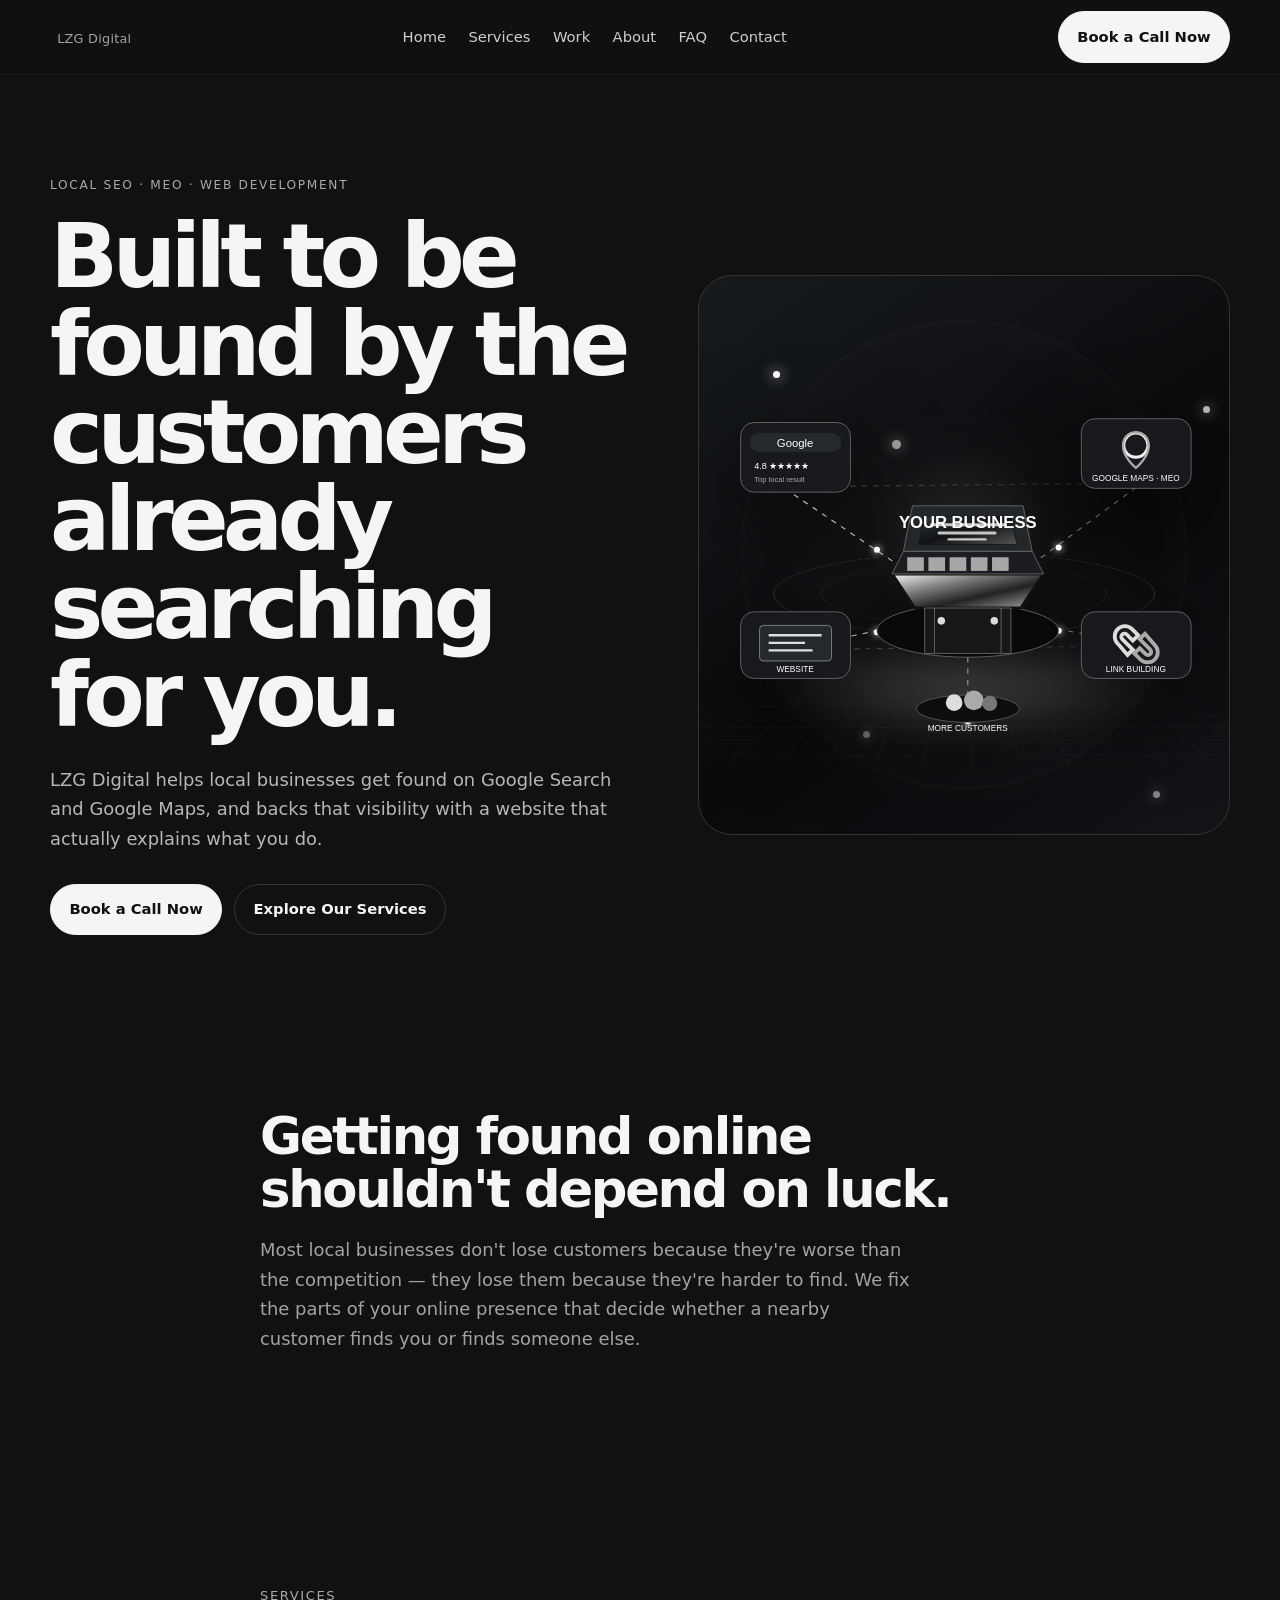
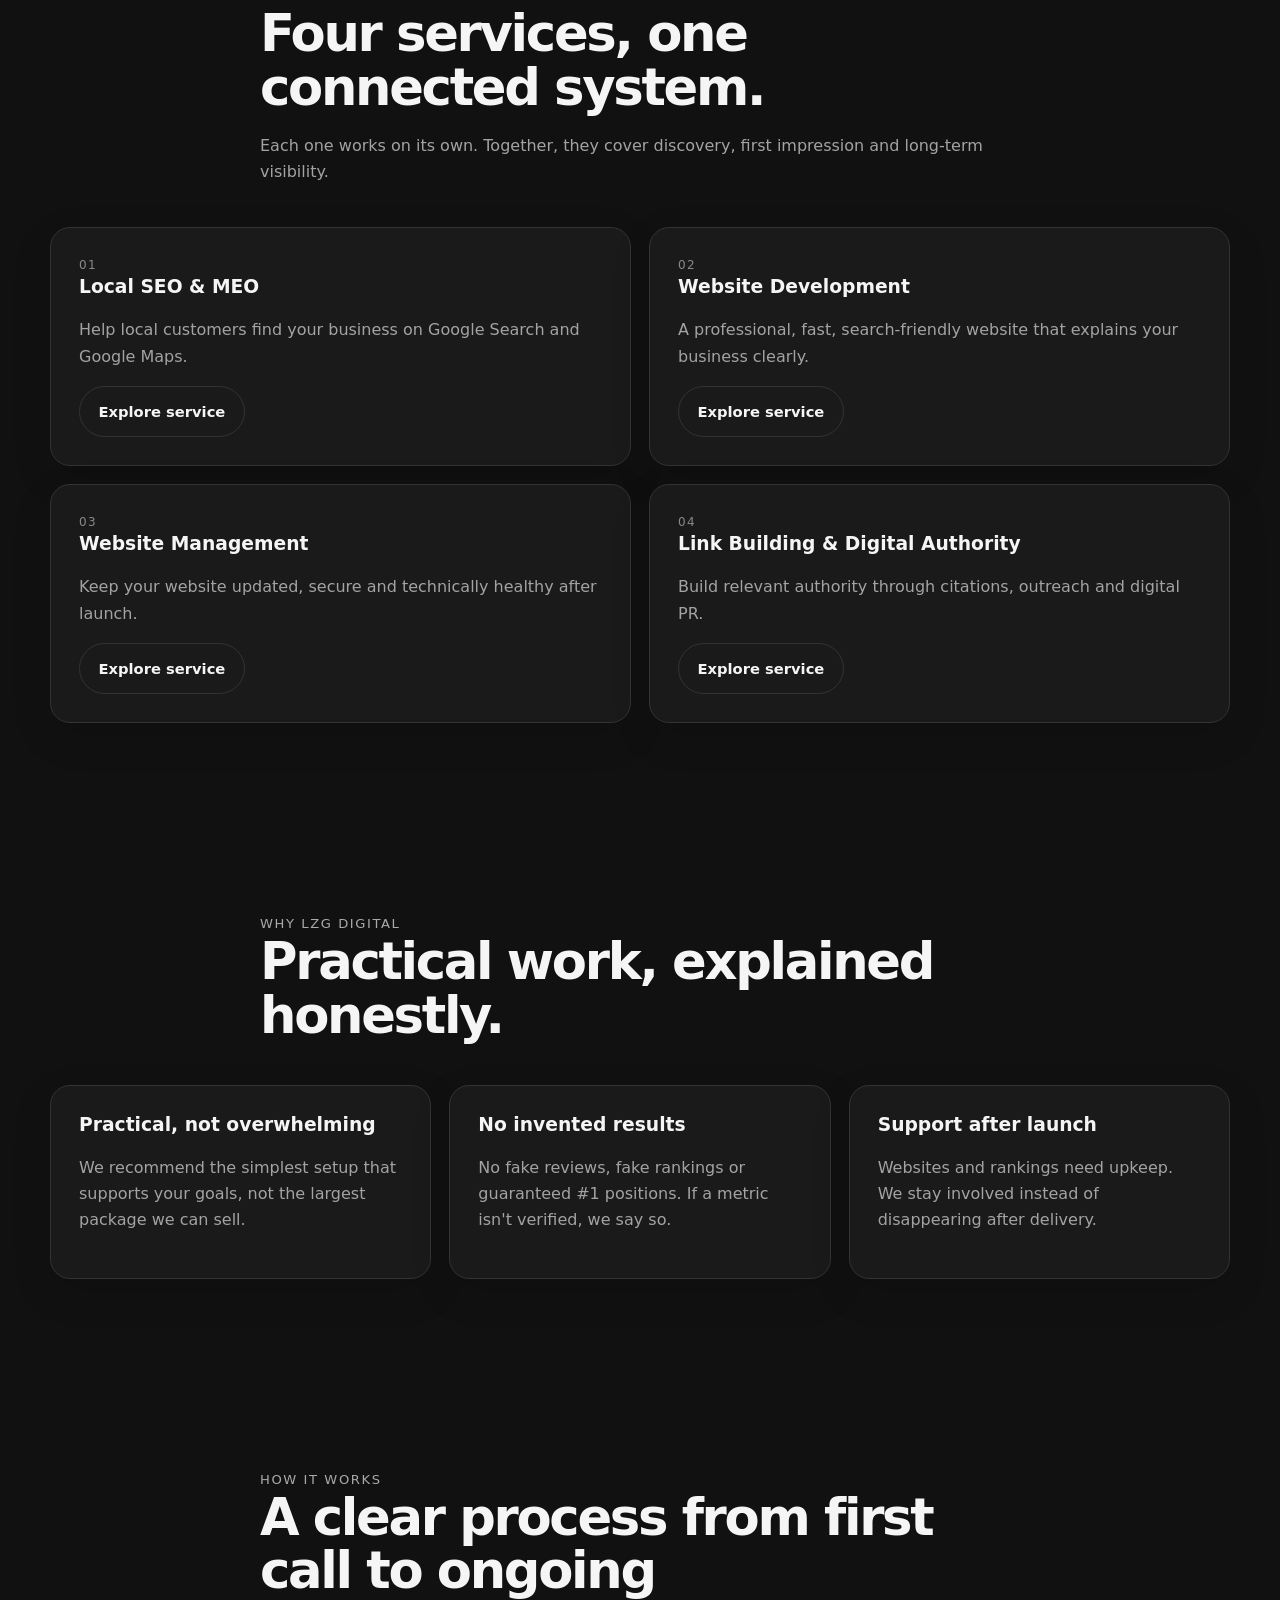
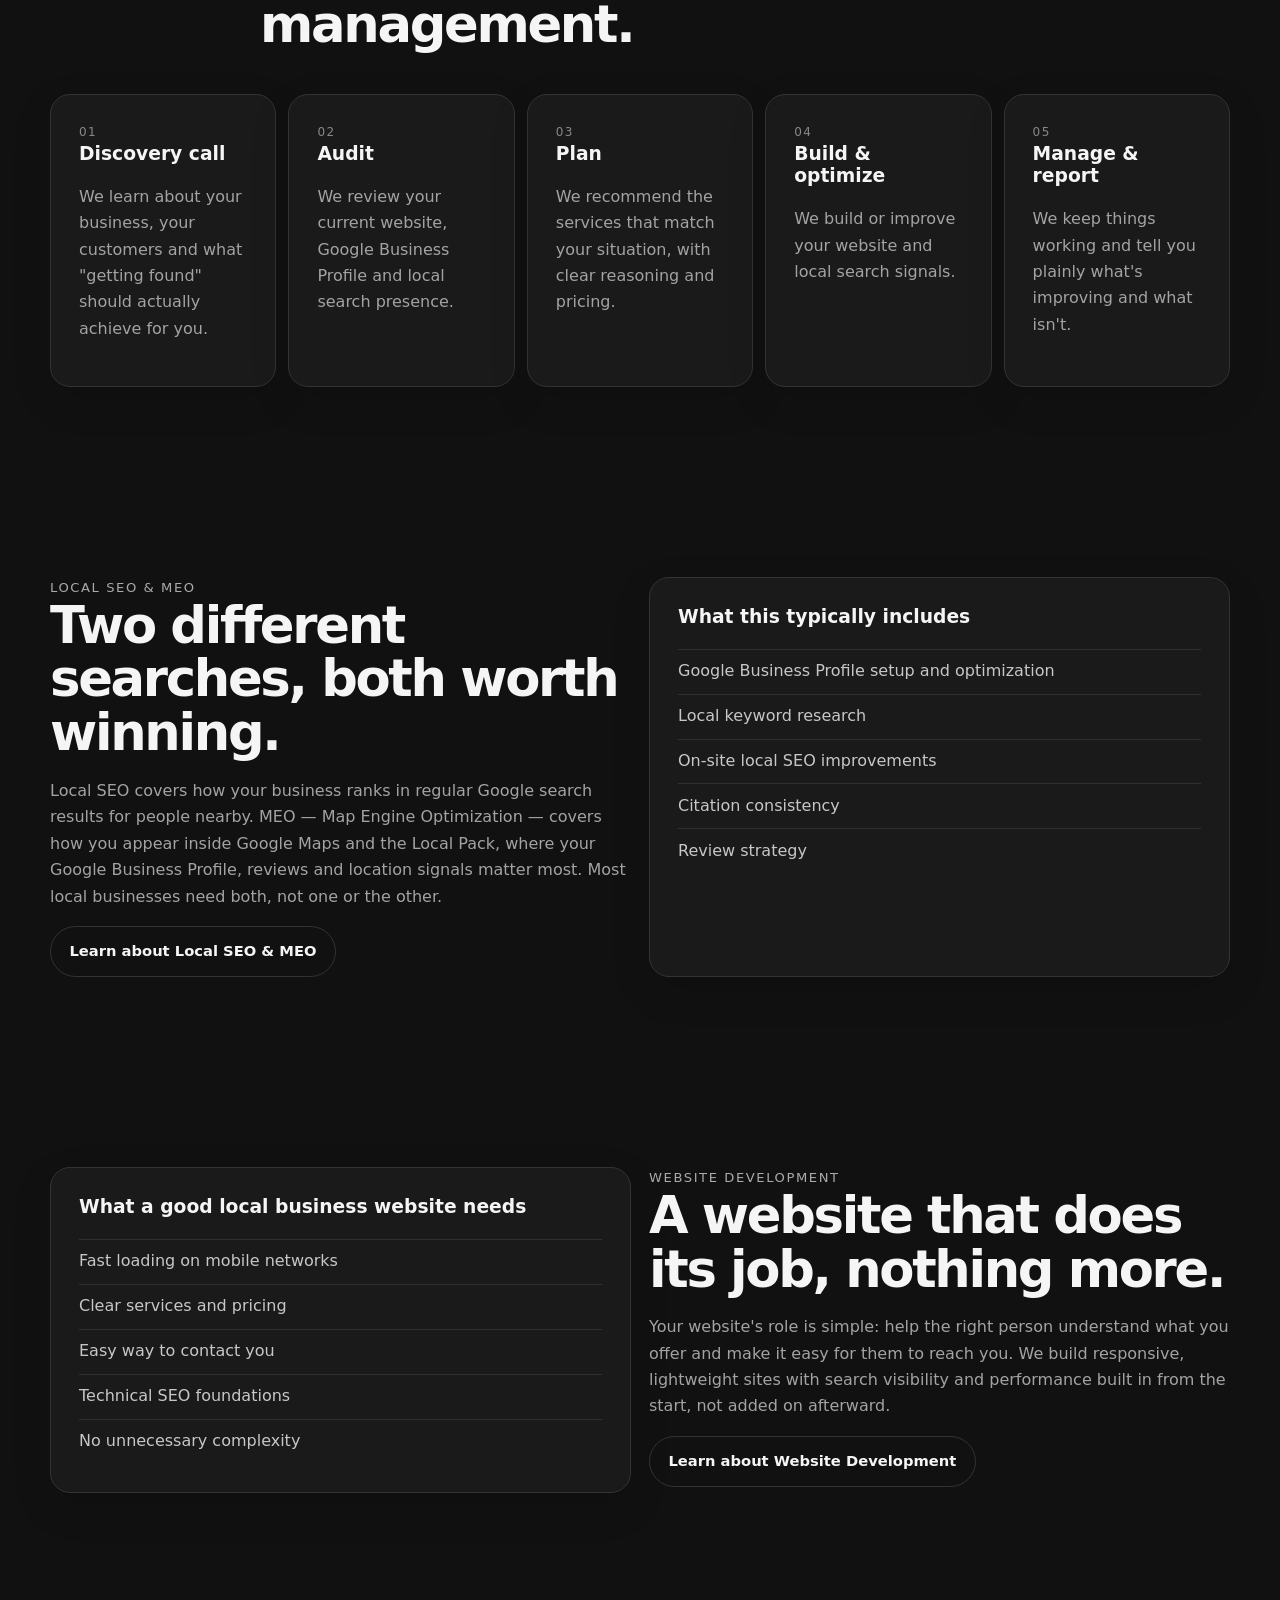
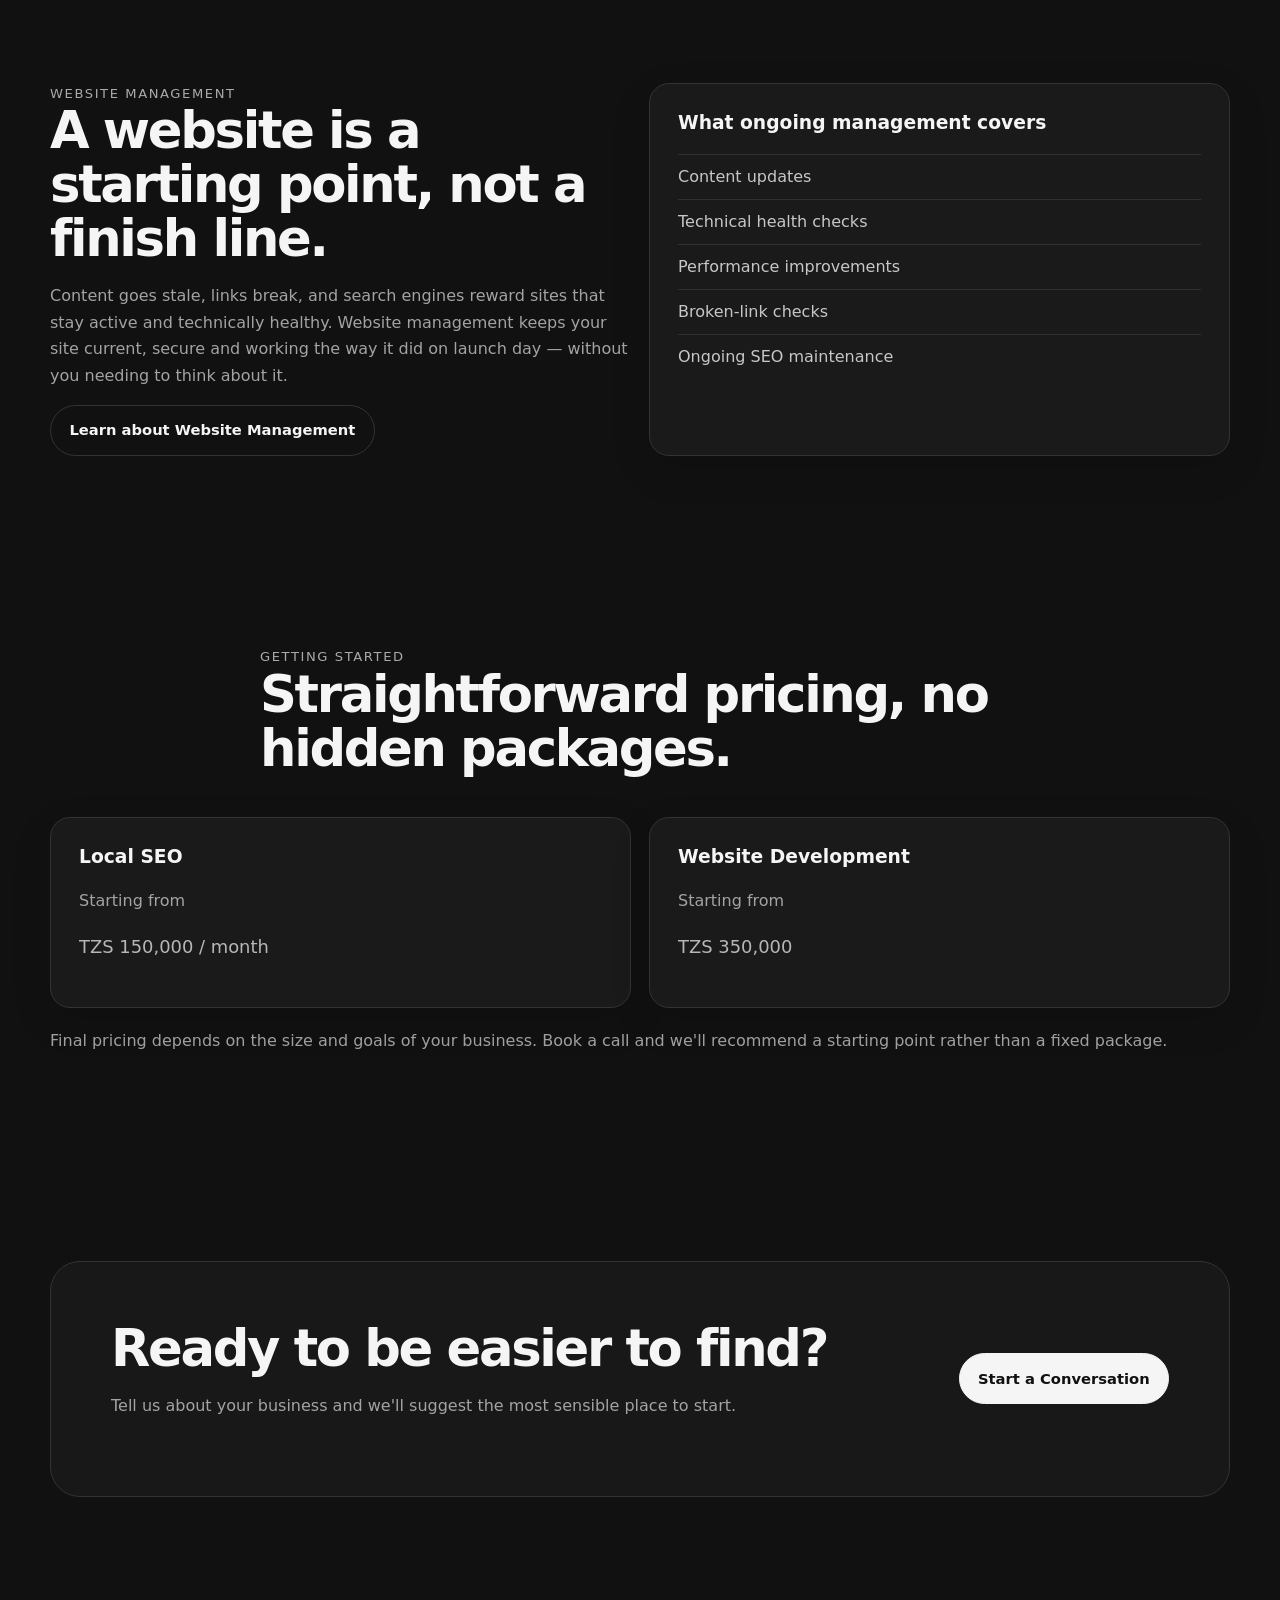
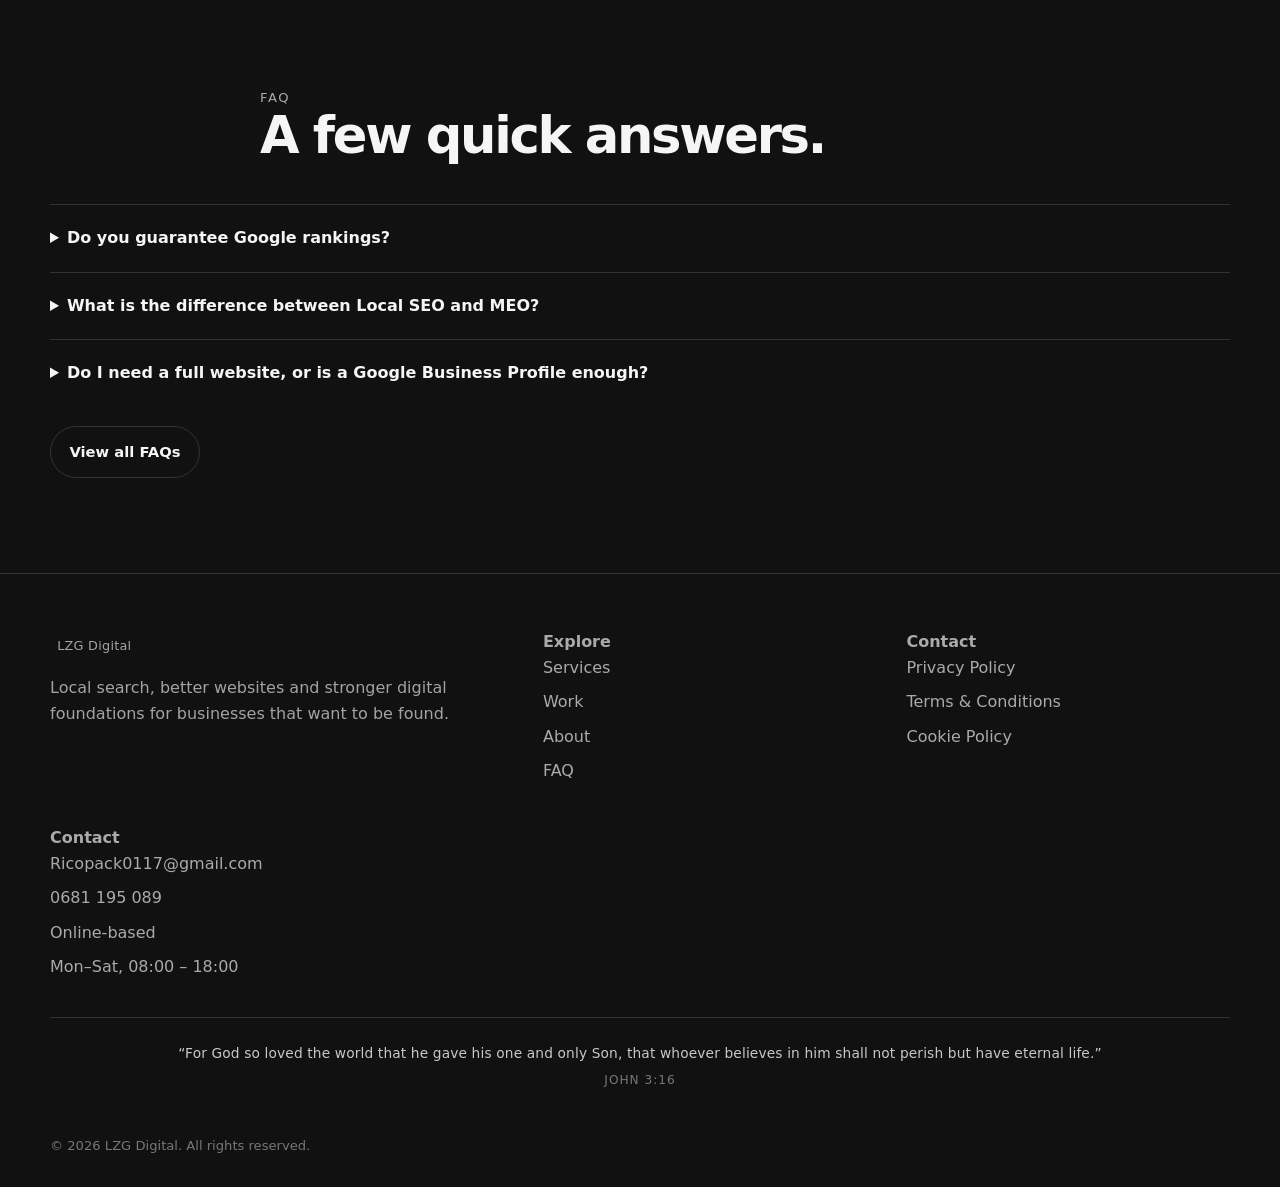
<file: index.html>
<!doctype html>
<html lang="en">
<head>
<meta name="referrer" content="strict-origin-when-cross-origin">
<meta http-equiv="Permissions-Policy" content="camera=(), microphone=(), geolocation=(), payment=()">
<meta charset="utf-8">
<meta http-equiv="Content-Security-Policy" content="default-src 'self'; base-uri 'self'; object-src 'none'; frame-ancestors 'none'; form-action 'self' mailto:; img-src 'self' data:; font-src 'self'; style-src 'self' 'unsafe-inline'; script-src 'self'; connect-src 'self'; media-src 'self'; upgrade-insecure-requests">
<meta name="viewport" content="width=device-width, initial-scale=1">
<link rel="icon" type="image/svg+xml" href="assets/favicon.svg">
<title>LZG Digital | Local SEO, MEO & Web Development for Local Businesses</title>
<meta name="description" content="LZG Digital helps local businesses improve their Google visibility with Local SEO, MEO, professional websites, digital authority and ongoing website management.">
<meta name="robots" content="index,follow,max-image-preview:large">
<link rel="canonical" href="https://lzg-digital.github.io/lzg-digital/">
<meta property="og:type" content="website">
<meta property="og:title" content="LZG Digital | Local SEO, MEO & Web Development for Local Businesses">
<meta property="og:description" content="LZG Digital helps local businesses improve their Google visibility with Local SEO, MEO, professional websites, digital authority and ongoing website management.">
<meta property="og:url" content="https://lzg-digital.github.io/lzg-digital/"><meta property="og:image" content="assets/og-image.png">
<meta name="twitter:card" content="summary_large_image"><meta name="twitter:image" content="assets/og-image.png">
<link rel="stylesheet" href="assets/css/style.css">
</head><body><header class="site-header"><div class="container nav">
<a class="logo" href="index.html" aria-label="LZG Digital home"><span data-brand>LZG Digital</span></a>
<nav id="primary-navigation" class="nav-links" aria-label="Primary navigation">
<a href="index.html">Home</a><a href="services/">Services</a><a href="work/">Work</a><a href="about/">About</a><a href="faq/">FAQ</a><a href="contact/">Contact</a>
</nav><a class="btn btn-primary nav-cta" data-cta="primary" href="contact/">Book a Call Now</a><button class="menu" data-menu aria-controls="primary-navigation" aria-label="Open menu" aria-expanded="false" type="button">Menu</button>
</div></header>

<main>

<section><div class="container hero">
<div><div class="eyebrow">Local SEO · MEO · Web Development</div>
<h1>Built to be found by the customers already searching for you.</h1>
<p class="lead">LZG Digital helps local businesses get found on Google Search and Google Maps, and backs that visibility with a website that actually explains what you do.</p>
<div class="actions"><a class="btn btn-primary" data-cta="primary" href="contact/">Book a Call Now</a><a class="btn btn-ghost" data-cta="secondary" href="services/">Explore Our Services</a></div>
</div>
<div class="hero-visual hero-3d" data-reveal aria-label="3D local search growth system visualization">
  <div class="hero-grid"></div>
  <div class="orbit orbit-a"></div><div class="orbit orbit-b"></div>
  <svg class="growth-scene" viewBox="0 0 700 560" role="img" aria-label="Local SEO, Google Maps, website and link building connected around a local business">
    <defs>
      <linearGradient id="metal" x1="0" x2="1" y1="0" y2="1"><stop offset="0" stop-color="#f5f5f5"/><stop offset=".35" stop-color="#777"/><stop offset=".62" stop-color="#222"/><stop offset="1" stop-color="#aaa"/></linearGradient>
      <linearGradient id="glass" x1="0" x2="1" y1="0" y2="1"><stop offset="0" stop-color="#30343a"/><stop offset=".5" stop-color="#101215"/><stop offset="1" stop-color="#555"/></linearGradient>
      <linearGradient id="gold" x1="0" x2="1"><stop stop-color="#fff"/><stop offset=".45" stop-color="#b9b9b9"/><stop offset="1" stop-color="#666"/></linearGradient>
      <filter id="glow"><feGaussianBlur stdDeviation="5" result="b"/><feMerge><feMergeNode in="b"/><feMergeNode in="SourceGraphic"/></feMerge></filter>
      <filter id="soft"><feGaussianBlur stdDeviation="18"/></filter>
      <radialGradient id="floor"><stop stop-color="#dcdcdc" stop-opacity=".22"/><stop offset="1" stop-color="#fff" stop-opacity="0"/></radialGradient>
    </defs>
    <ellipse cx="355" cy="455" rx="260" ry="70" fill="url(#floor)" filter="url(#soft)"/>
    <g class="connection-lines" fill="none" stroke="url(#gold)" stroke-width="1.5" opacity=".8">
      <path d="M355 355 L110 190 M355 355 L585 185 M355 355 L115 405 M355 355 L590 400 M355 355 L355 500"/>
      <path d="M110 190 L585 185 M115 405 L590 400" opacity=".28"/>
    </g>
    <g class="energy-points" fill="#fff" filter="url(#glow)">
      <circle cx="235" cy="273" r="4"/><circle cx="475" cy="270" r="4"/><circle cx="235" cy="382" r="4"/><circle cx="475" cy="380" r="4"/><circle cx="355" cy="500" r="4"/>
    </g>
    <g class="store" transform="translate(250 190)">
      <ellipse cx="105" cy="190" rx="120" ry="35" fill="#08090a" stroke="#777"/>
      <path d="M5 115 L205 115 L175 160 L35 160 Z" fill="url(#metal)" stroke="#111" stroke-width="4"/>
      <path d="M20 85 L190 85 L205 115 L5 115 Z" fill="#1b1d20" stroke="#777"/>
      <path d="M32 25 L178 25 L190 85 L20 85 Z" fill="#24272a" stroke="#777"/>
      <path d="M48 39 L162 39 L170 76 L40 76 Z" fill="url(#glass)" stroke="#111"/>
      <g fill="#d7d7d7" opacity=".9"><rect x="55" y="48" width="100" height="4" rx="2"/><rect x="65" y="59" width="78" height="4" rx="2"/><rect x="78" y="68" width="52" height="3" rx="1.5"/></g>
      <path d="M48 160 L162 160 L162 220 L48 220 Z" fill="#151718" stroke="#777"/>
      <path d="M61 160 L61 220 M149 160 L149 220" stroke="#777"/>
      <g fill="#a7a7a7"><rect x="25" y="93" width="22" height="18"/><rect x="53" y="93" width="22" height="18"/><rect x="81" y="93" width="22" height="18"/><rect x="109" y="93" width="22" height="18"/><rect x="137" y="93" width="22" height="18"/></g>
      <text x="105" y="55" text-anchor="middle" fill="#fff" font-size="22" font-family="Arial, sans-serif" font-weight="700">YOUR BUSINESS</text>
      <circle cx="70" cy="177" r="5" fill="#ddd"/><circle cx="140" cy="177" r="5" fill="#ddd"/>
    </g>
    <g class="floating-card" transform="translate(55 105)">
      <rect width="145" height="92" rx="18" fill="#17191c" stroke="#777"/><rect x="12" y="14" width="121" height="25" rx="12" fill="#25282c"/>
      <text x="72" y="33" text-anchor="middle" fill="#fff" font-size="15" font-family="Arial">Google</text>
      <text x="18" y="61" fill="#fff" font-size="12" font-family="Arial">4.8 ★★★★★</text><text x="18" y="78" fill="#aaa" font-size="10" font-family="Arial">Top local result</text>
    </g>
    <g class="floating-card" transform="translate(505 100)">
      <rect width="145" height="92" rx="18" fill="#17191c" stroke="#777"/><circle cx="72" cy="35" r="16" fill="none" stroke="#eee" stroke-width="4"/><path d="M72 18 C61 18 55 26 55 36 C55 51 72 65 72 65 C72 65 89 51 89 36 C89 26 83 18 72 18Z" fill="none" stroke="#aaa" stroke-width="3"/><text x="72" y="82" text-anchor="middle" fill="#fff" font-size="11" font-family="Arial">GOOGLE MAPS · MEO</text>
    </g>
    <g class="floating-card" transform="translate(55 355)">
      <rect width="145" height="88" rx="18" fill="#17191c" stroke="#777"/><rect x="25" y="18" width="95" height="47" rx="5" fill="#25282c" stroke="#999"/><path d="M37 31h70M37 41h48M37 51h58" stroke="#ddd" stroke-width="3"/><text x="72" y="79" text-anchor="middle" fill="#fff" font-size="11" font-family="Arial">WEBSITE</text>
    </g>
    <g class="floating-card" transform="translate(505 355)">
      <rect width="145" height="88" rx="18" fill="#17191c" stroke="#777"/><path d="M48 42a13 13 0 0 1 19-19l8 8-7 7-8-8a4 4 0 1 0-6 6l14 14-7 7z" fill="none" stroke="#ddd" stroke-width="5"/><path d="M97 44a13 13 0 0 1-19 19l-8-8 7-7 8 8a4 4 0 1 0 6-6L77 36l7-7z" fill="none" stroke="#aaa" stroke-width="5"/><text x="72" y="79" text-anchor="middle" fill="#fff" font-size="11" font-family="Arial">LINK BUILDING</text>
    </g>
    <g class="customer-node" transform="translate(285 465)"><ellipse cx="70" cy="18" rx="68" ry="18" fill="#0c0d0e" stroke="#666"/><circle cx="52" cy="10" r="11" fill="#ddd"/><circle cx="78" cy="7" r="13" fill="#aaa"/><circle cx="99" cy="11" r="10" fill="#777"/><text x="70" y="48" text-anchor="middle" fill="#fff" font-size="11" font-family="Arial">MORE CUSTOMERS</text></g>
  </svg>
</div>
</div></section>

<section class="section"><div class="container section-head">
<h2>Getting found online shouldn't depend on luck.</h2>
<p class="lead muted">Most local businesses don't lose customers because they're worse than the competition — they lose them because they're harder to find. We fix the parts of your online presence that decide whether a nearby customer finds you or finds someone else.</p>
</div></section>

<section class="section" id="services"><div class="container section-head">
<div class="kicker">Services</div>
<h2>Four services, one connected system.</h2>
<p class="muted">Each one works on its own. Together, they cover discovery, first impression and long-term visibility.</p>
</div><div class="container grid grid-2">
<article class="card" data-reveal><div class="number">01</div><h3>Local SEO & MEO</h3><p class="muted">Help local customers find your business on Google Search and Google Maps.</p><a class="btn btn-ghost" href="services/local-seo-meo/">Explore service</a></article>
<article class="card" data-reveal><div class="number">02</div><h3>Website Development</h3><p class="muted">A professional, fast, search-friendly website that explains your business clearly.</p><a class="btn btn-ghost" href="services/website-development/">Explore service</a></article>
<article class="card" data-reveal><div class="number">03</div><h3>Website Management</h3><p class="muted">Keep your website updated, secure and technically healthy after launch.</p><a class="btn btn-ghost" href="services/website-management/">Explore service</a></article>
<article class="card" data-reveal><div class="number">04</div><h3>Link Building & Digital Authority</h3><p class="muted">Build relevant authority through citations, outreach and digital PR.</p><a class="btn btn-ghost" href="services/link-building/">Explore service</a></article>
</div></section>

<section class="section"><div class="container section-head">
<div class="kicker">Why LZG Digital</div>
<h2>Practical work, explained honestly.</h2>
</div><div class="container grid grid-3">
<article class="card" data-reveal><h3>Practical, not overwhelming</h3><p class="muted">We recommend the simplest setup that supports your goals, not the largest package we can sell.</p></article>
<article class="card" data-reveal><h3>No invented results</h3><p class="muted">No fake reviews, fake rankings or guaranteed #1 positions. If a metric isn't verified, we say so.</p></article>
<article class="card" data-reveal><h3>Support after launch</h3><p class="muted">Websites and rankings need upkeep. We stay involved instead of disappearing after delivery.</p></article>
</div></section>

<section class="section"><div class="container section-head">
<div class="kicker">How it works</div>
<h2>A clear process from first call to ongoing management.</h2>
</div><div class="container process">
<article class="card" data-reveal><div class="number">01</div><h3>Discovery call</h3><p class="muted">We learn about your business, your customers and what "getting found" should actually achieve for you.</p></article>
<article class="card" data-reveal><div class="number">02</div><h3>Audit</h3><p class="muted">We review your current website, Google Business Profile and local search presence.</p></article>
<article class="card" data-reveal><div class="number">03</div><h3>Plan</h3><p class="muted">We recommend the services that match your situation, with clear reasoning and pricing.</p></article>
<article class="card" data-reveal><div class="number">04</div><h3>Build & optimize</h3><p class="muted">We build or improve your website and local search signals.</p></article>
<article class="card" data-reveal><div class="number">05</div><h3>Manage & report</h3><p class="muted">We keep things working and tell you plainly what's improving and what isn't.</p></article>
</div></section>

<section class="section"><div class="container grid grid-2">
<div data-reveal><div class="kicker">Local SEO & MEO</div><h2>Two different searches, both worth winning.</h2><p class="muted">Local SEO covers how your business ranks in regular Google search results for people nearby. MEO — Map Engine Optimization — covers how you appear inside Google Maps and the Local Pack, where your Google Business Profile, reviews and location signals matter most. Most local businesses need both, not one or the other.</p><a class="btn btn-ghost" href="services/local-seo-meo/">Learn about Local SEO & MEO</a></div>
<div class="card" data-reveal><h3>What this typically includes</h3><ul class="list"><li>Google Business Profile setup and optimization</li><li>Local keyword research</li><li>On-site local SEO improvements</li><li>Citation consistency</li><li>Review strategy</li></ul></div>
</div></section>

<section class="section"><div class="container grid grid-2">
<div class="card" data-reveal><h3>What a good local business website needs</h3><ul class="list"><li>Fast loading on mobile networks</li><li>Clear services and pricing</li><li>Easy way to contact you</li><li>Technical SEO foundations</li><li>No unnecessary complexity</li></ul></div>
<div data-reveal><div class="kicker">Website Development</div><h2>A website that does its job, nothing more.</h2><p class="muted">Your website's role is simple: help the right person understand what you offer and make it easy for them to reach you. We build responsive, lightweight sites with search visibility and performance built in from the start, not added on afterward.</p><a class="btn btn-ghost" href="services/website-development/">Learn about Website Development</a></div>
</div></section>

<section class="section"><div class="container grid grid-2">
<div data-reveal><div class="kicker">Website Management</div><h2>A website is a starting point, not a finish line.</h2><p class="muted">Content goes stale, links break, and search engines reward sites that stay active and technically healthy. Website management keeps your site current, secure and working the way it did on launch day — without you needing to think about it.</p><a class="btn btn-ghost" href="services/website-management/">Learn about Website Management</a></div>
<div class="card" data-reveal><h3>What ongoing management covers</h3><ul class="list"><li>Content updates</li><li>Technical health checks</li><li>Performance improvements</li><li>Broken-link checks</li><li>Ongoing SEO maintenance</li></ul></div>
</div></section>

<section class="section"><div class="container section-head">
<div class="kicker">Getting started</div>
<h2>Straightforward pricing, no hidden packages.</h2>
</div><div class="container grid grid-2">
<article class="card" data-reveal><h3>Local SEO</h3><p class="muted">Starting from</p><p class="lead" data-price="seoStarter">TZS 150,000 / month</p></article>
<article class="card" data-reveal><h3>Website Development</h3><p class="muted">Starting from</p><p class="lead" data-price="websiteStarter">TZS 350,000</p></article>
</div><div class="container"><p class="muted" style="margin-top:20px">Final pricing depends on the size and goals of your business. Book a call and we'll recommend a starting point rather than a fixed package.</p></div></section>

<section class="section"><div class="container"><div class="cta-band">
<div><h2>Ready to be easier to find?</h2><p class="muted">Tell us about your business and we'll suggest the most sensible place to start.</p></div>
<a class="btn btn-primary" data-cta="contact" href="contact/">Start a Conversation</a>
</div></div></section>

<section class="section"><div class="container section-head">
<div class="kicker">FAQ</div>
<h2>A few quick answers.</h2>
</div><div class="container faq">
<details><summary>Do you guarantee Google rankings?</summary><p>No. Search results depend on many factors outside any agency's control. We focus on sustainable improvements and transparent reporting.</p></details>
<details><summary>What is the difference between Local SEO and MEO?</summary><p>Local SEO covers your ranking in standard search results; MEO covers your visibility inside Google Maps and the Local Pack. Most businesses benefit from both.</p></details>
<details><summary>Do I need a full website, or is a Google Business Profile enough?</summary><p>It depends on the business. We assess your situation and recommend the simplest setup that supports your goals — not the biggest package available.</p></details>
</div><div class="container" style="margin-top:20px"><a class="btn btn-ghost" href="faq/">View all FAQs</a></div></section>

</main>

<footer><div class="container footer-grid">
<div><div class="logo"><span data-brand>LZG Digital</span></div><p class="muted">Local search, better websites and stronger digital foundations for businesses that want to be found.</p></div>
<div><strong>Explore</strong><div class="footer-links"><a href="services/">Services</a><a href="work/">Work</a><a href="about/">About</a><a href="faq/">FAQ</a></div></div>
<div><strong>Contact</strong><div class="footer-links"><a href="/lzg-digital/legal/privacy-policy/">Privacy Policy</a><a href="/lzg-digital/legal/terms/">Terms &amp; Conditions</a><a href="/lzg-digital/legal/cookie-policy/">Cookie Policy</a></div></div><div><strong>Contact</strong><div class="footer-links"><a data-email href="mailto:Ricopack0117@gmail.com">Ricopack0117@gmail.com</a><a data-phone href="tel:+255681195089">0681 195 089</a><span data-location>Online-based</span><span>Mon–Sat, 08:00 – 18:00</span></div></div>
</div><div class="container scripture">
“For God so loved the world that he gave his one and only Son, that whoever believes in him shall not perish but have eternal life.”
<cite>John 3:16</cite>
</div>
<div class="container fine">© <span data-year></span> <span data-brand>LZG Digital</span>. All rights reserved.</div></footer>
<script src="assets/js/config.js"></script><script src="assets/js/main.js"></script>
<script type="application/ld+json">
{"@context":"https://schema.org","@graph":[
{"@type":"Organization","@id":"https://lzg-digital.github.io/lzg-digital/#organization","name":"LZG Digital","url":"https://lzg-digital.github.io/lzg-digital/","description":"LZG Digital helps local businesses improve their Google visibility with Local SEO, MEO, professional websites, digital authority and ongoing website management.","areaServed":"Tanzania"},
{"@type":"WebSite","@id":"https://lzg-digital.github.io/lzg-digital/#website","url":"https://lzg-digital.github.io/lzg-digital/","name":"LZG Digital","publisher":{"@id":"https://lzg-digital.github.io/lzg-digital/#organization"}}
]}
</script>

</body>
</html>
</file>
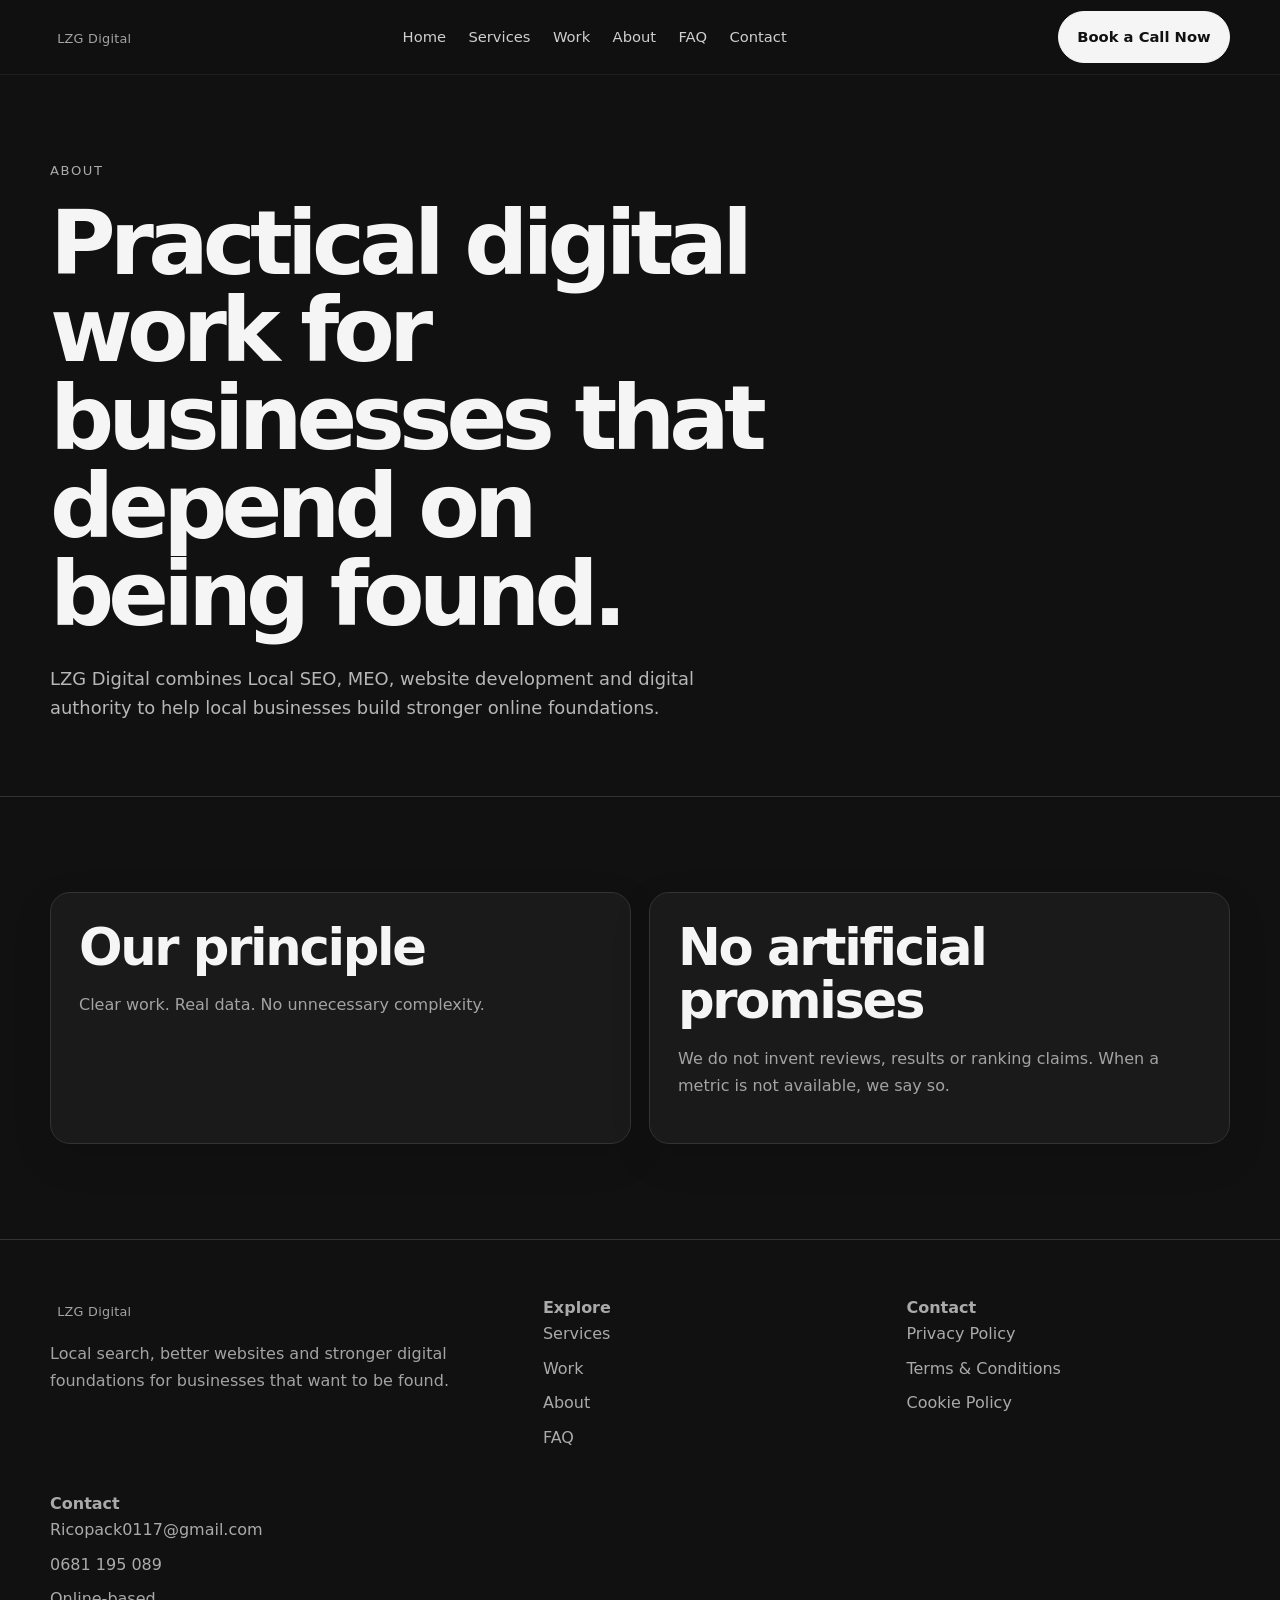
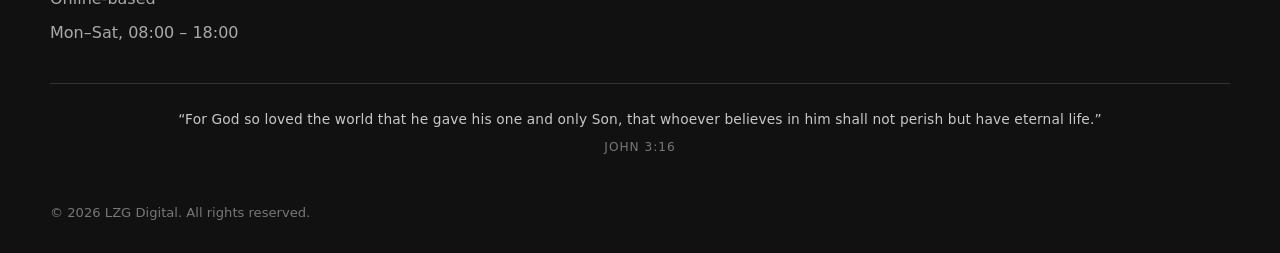
<file: about/index.html>
<!doctype html>
<html lang="en">
<head>
<meta name="referrer" content="strict-origin-when-cross-origin">
<meta http-equiv="Permissions-Policy" content="camera=(), microphone=(), geolocation=(), payment=()">
<meta charset="utf-8">
<meta http-equiv="Content-Security-Policy" content="default-src 'self'; base-uri 'self'; object-src 'none'; frame-ancestors 'none'; form-action 'self' mailto:; img-src 'self' data:; font-src 'self'; style-src 'self' 'unsafe-inline'; script-src 'self'; connect-src 'self'; media-src 'self'; upgrade-insecure-requests">
<meta name="viewport" content="width=device-width, initial-scale=1">
<link rel="icon" type="image/svg+xml" href="../assets/favicon.svg">
<title>About LZG Digital</title>
<meta name="description" content="Learn how LZG Digital helps local businesses build stronger digital foundations through Local SEO, MEO, websites and ongoing digital management.">
<meta name="robots" content="index,follow,max-image-preview:large">
<link rel="canonical" href="https://lzg-digital.github.io/lzg-digital/about/">
<meta property="og:type" content="website">
<meta property="og:title" content="About LZG Digital">
<meta property="og:description" content="Learn how LZG Digital helps local businesses build stronger digital foundations through Local SEO, MEO, websites and ongoing digital management.">
<meta property="og:url" content="https://lzg-digital.github.io/lzg-digital/about/"><meta property="og:image" content="../assets/og-image.png">
<meta name="twitter:card" content="summary_large_image"><meta name="twitter:image" content="../assets/og-image.png">
<link rel="stylesheet" href="../assets/css/style.css">
</head><body><header class="site-header"><div class="container nav">
<a class="logo" href="../index.html" aria-label="LZG Digital home"><span data-brand>LZG Digital</span></a>
<nav id="primary-navigation" class="nav-links" aria-label="Primary navigation">
<a href="../index.html">Home</a><a href="../services/">Services</a><a href="../work/">Work</a><a href="../about/">About</a><a href="../faq/">FAQ</a><a href="../contact/">Contact</a>
</nav><a class="btn btn-primary nav-cta" data-cta="primary" href="../contact/">Book a Call Now</a><button class="menu" data-menu aria-controls="primary-navigation" aria-label="Open menu" aria-expanded="false" type="button">Menu</button>
</div></header><main><section class="page-hero"><div class="container"><div class="kicker">About</div><h1>Practical digital work for businesses that depend on being found.</h1><p class="lead">LZG Digital combines Local SEO, MEO, website development and digital authority to help local businesses build stronger online foundations.</p></div></section><section class="section"><div class="container grid grid-2"><article class="card"><h2>Our principle</h2><p class="muted">Clear work. Real data. No unnecessary complexity.</p></article><article class="card"><h2>No artificial promises</h2><p class="muted">We do not invent reviews, results or ranking claims. When a metric is not available, we say so.</p></article></div></section></main><footer><div class="container footer-grid">
<div><div class="logo"><span data-brand>LZG Digital</span></div><p class="muted">Local search, better websites and stronger digital foundations for businesses that want to be found.</p></div>
<div><strong>Explore</strong><div class="footer-links"><a href="../services/">Services</a><a href="../work/">Work</a><a href="../about/">About</a><a href="../faq/">FAQ</a></div></div>
<div><strong>Contact</strong><div class="footer-links"><a href="/lzg-digital/legal/privacy-policy/">Privacy Policy</a><a href="/lzg-digital/legal/terms/">Terms &amp; Conditions</a><a href="/lzg-digital/legal/cookie-policy/">Cookie Policy</a></div></div><div><strong>Contact</strong><div class="footer-links"><a data-email href="mailto:Ricopack0117@gmail.com">Ricopack0117@gmail.com</a><a data-phone href="tel:+255681195089">0681 195 089</a><span data-location>Online-based</span><span>Mon–Sat, 08:00 – 18:00</span></div></div>
</div><div class="container scripture">
“For God so loved the world that he gave his one and only Son, that whoever believes in him shall not perish but have eternal life.”
<cite>John 3:16</cite>
</div>
<div class="container fine">© <span data-year></span> <span data-brand>LZG Digital</span>. All rights reserved.</div></footer>
<script src="../assets/js/config.js"></script><script src="../assets/js/main.js"></script>
<script type="application/ld+json">
{"@context":"https://schema.org","@type":"BreadcrumbList","itemListElement":[
{"@type":"ListItem","position":1,"name":"Home","item":"https://lzg-digital.github.io/lzg-digital/"},
{"@type":"ListItem","position":2,"name":"About","item":"https://lzg-digital.github.io/lzg-digital/about/"}
]}
</script>
</body>
</html>
</file>
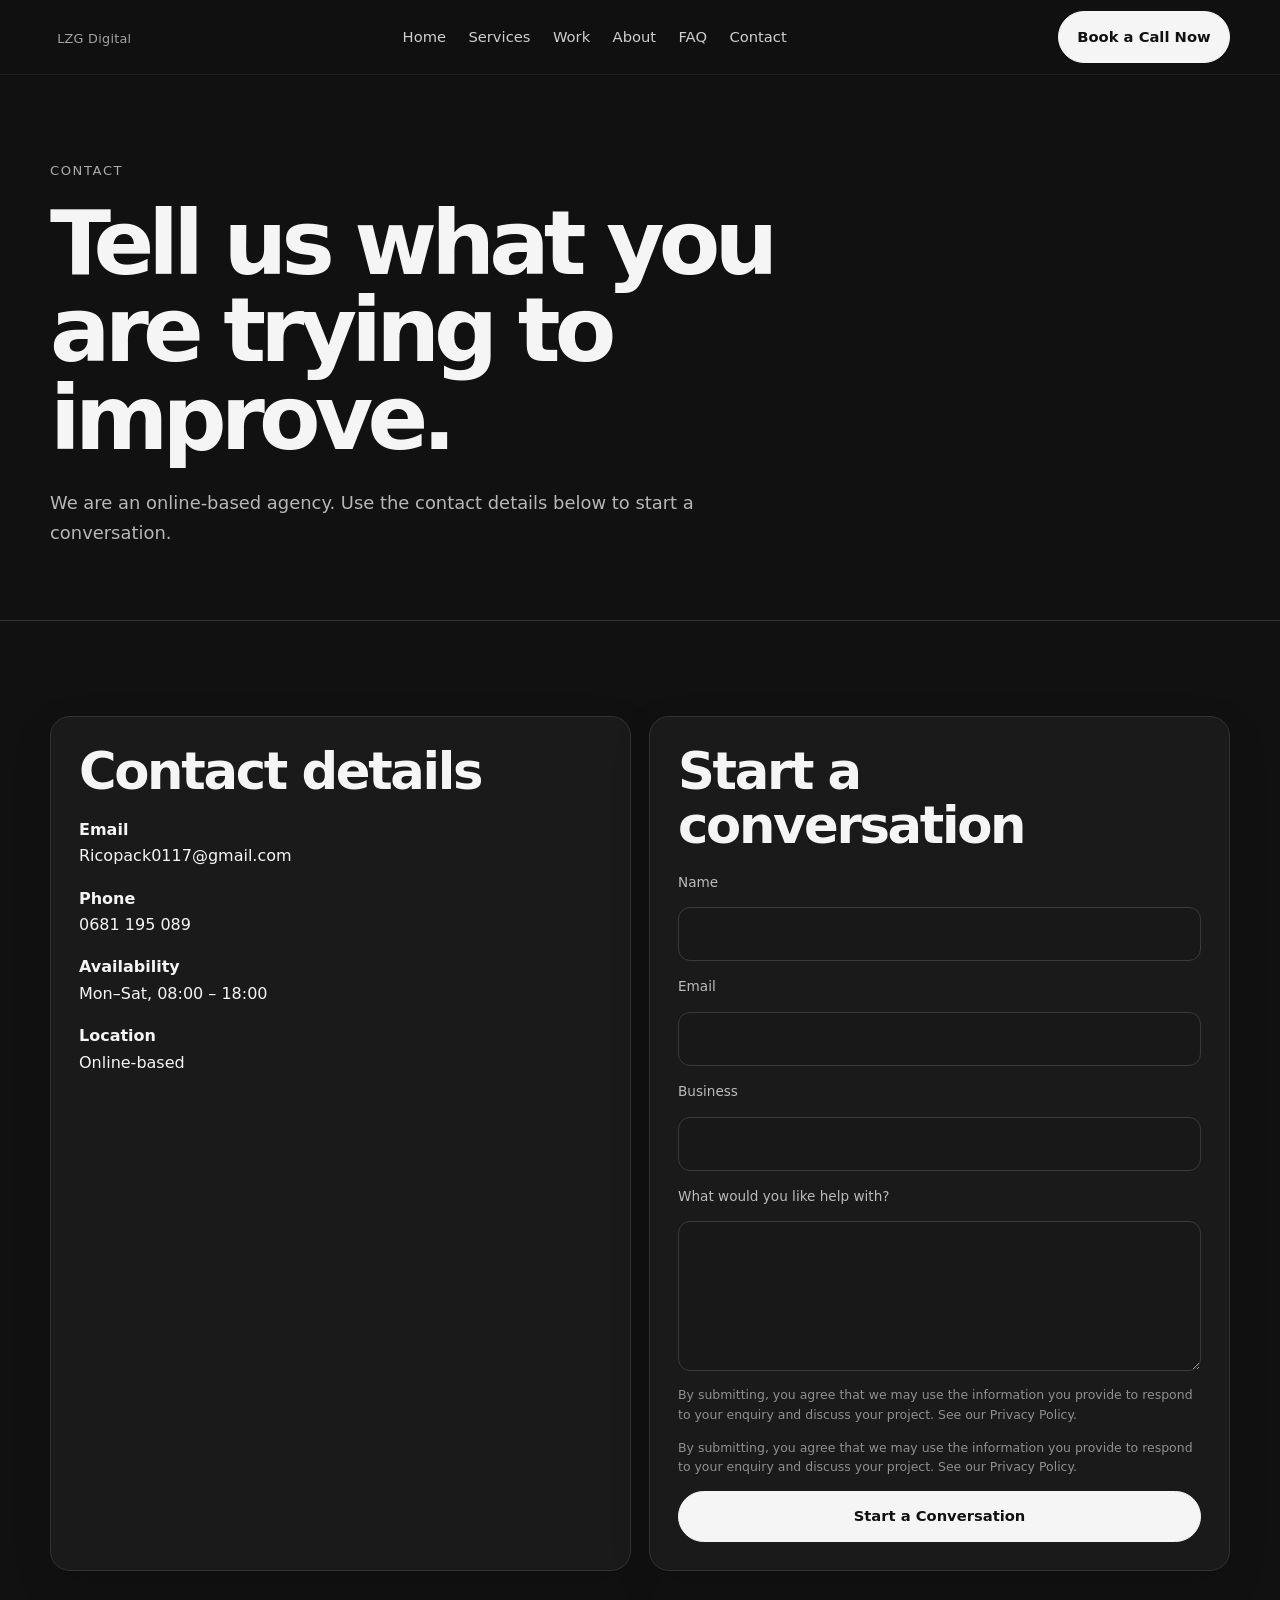
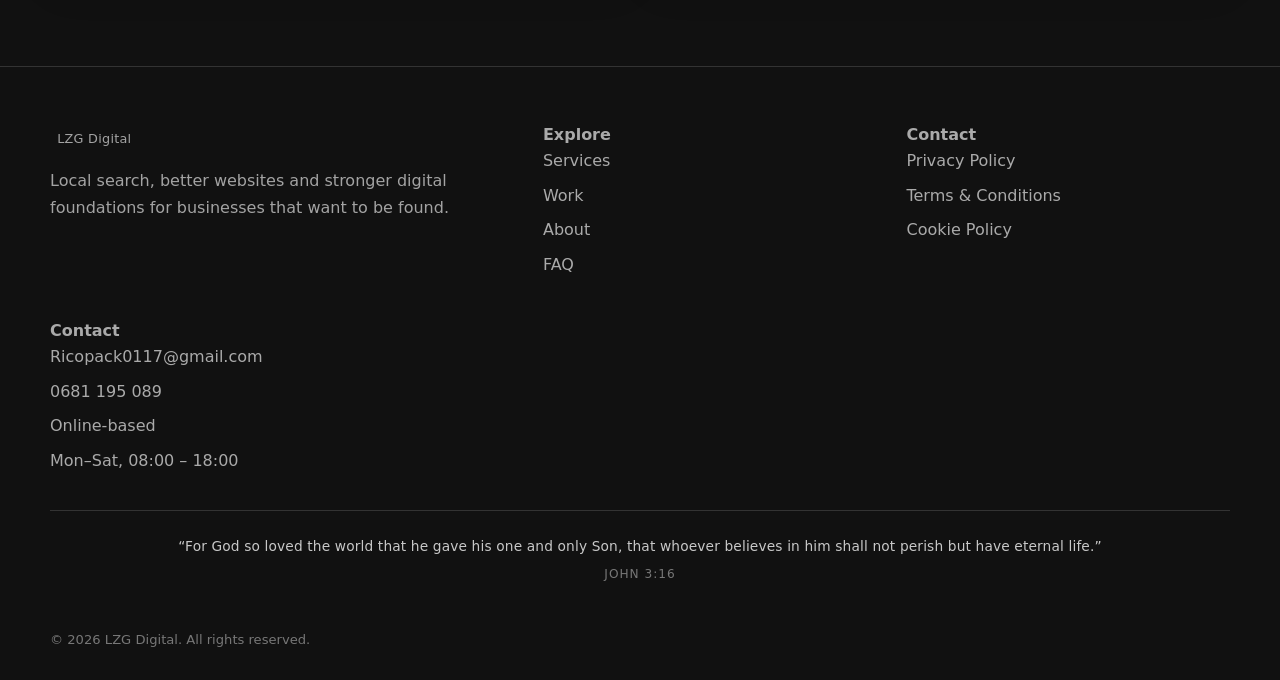
<file: contact/index.html>
<!doctype html>
<html lang="en">
<head>
<meta name="referrer" content="strict-origin-when-cross-origin">
<meta http-equiv="Permissions-Policy" content="camera=(), microphone=(), geolocation=(), payment=()">
<meta charset="utf-8">
<meta http-equiv="Content-Security-Policy" content="default-src 'self'; base-uri 'self'; object-src 'none'; frame-ancestors 'none'; form-action 'self' mailto:; img-src 'self' data:; font-src 'self'; style-src 'self' 'unsafe-inline'; script-src 'self'; connect-src 'self'; media-src 'self'; upgrade-insecure-requests">
<meta name="viewport" content="width=device-width, initial-scale=1">
<link rel="icon" type="image/svg+xml" href="../assets/favicon.svg">
<title>Contact LZG Digital</title>
<meta name="description" content="Have a local business project in mind? Contact LZG Digital to discuss Local SEO, MEO, website development or digital management.">
<meta name="robots" content="index,follow,max-image-preview:large">
<link rel="canonical" href="https://lzg-digital.github.io/lzg-digital/contact/">
<meta property="og:type" content="website">
<meta property="og:title" content="Contact LZG Digital">
<meta property="og:description" content="Have a local business project in mind? Contact LZG Digital to discuss Local SEO, MEO, website development or digital management.">
<meta property="og:url" content="https://lzg-digital.github.io/lzg-digital/contact/"><meta property="og:image" content="../assets/og-image.png">
<meta name="twitter:card" content="summary_large_image"><meta name="twitter:image" content="../assets/og-image.png">
<link rel="stylesheet" href="../assets/css/style.css">
</head><body><header class="site-header"><div class="container nav">
<a class="logo" href="../index.html" aria-label="LZG Digital home"><span data-brand>LZG Digital</span></a>
<nav id="primary-navigation" class="nav-links" aria-label="Primary navigation">
<a href="../index.html">Home</a><a href="../services/">Services</a><a href="../work/">Work</a><a href="../about/">About</a><a href="../faq/">FAQ</a><a href="../contact/">Contact</a>
</nav><a class="btn btn-primary nav-cta" data-cta="primary" href="../contact/">Book a Call Now</a><button class="menu" data-menu aria-controls="primary-navigation" aria-label="Open menu" aria-expanded="false" type="button">Menu</button>
</div></header><main><section class="page-hero"><div class="container"><div class="kicker">Contact</div><h1>Tell us what you are trying to improve.</h1><p class="lead">We are an online-based agency. Use the contact details below to start a conversation.</p></div></section><section class="section"><div class="container grid grid-2"><div class="card"><h2>Contact details</h2><p><strong>Email</strong><br><a data-email href="mailto:Ricopack0117@gmail.com">Ricopack0117@gmail.com</a></p><p><strong>Phone</strong><br><a data-phone href="tel:+255681195089">0681 195 089</a></p><p><strong>Availability</strong><br>Mon–Sat, 08:00 – 18:00</p><p><strong>Location</strong><br><span data-location>Online-based</span></p></div><div class="card"><h2>Start a conversation</h2><form action="mailto:Ricopack0117@gmail.com" method="post" enctype="text/plain"><label for="name">Name</label><input id="name" name="name" autocomplete="name" required><label for="email">Email</label><input id="email" name="email" type="email" autocomplete="email" required><label for="business">Business</label><input id="business" name="business" autocomplete="organization"><label for="message">What would you like help with?</label><textarea id="message" name="message" required></textarea><p class="form-note">By submitting, you agree that we may use the information you provide to respond to your enquiry and discuss your project. See our <a href="../legal/privacy-policy/">Privacy Policy</a>.</p><p class="form-note">By submitting, you agree that we may use the information you provide to respond to your enquiry and discuss your project. See our <a href="../legal/privacy-policy/">Privacy Policy</a>.</p><button class="btn btn-primary" type="submit" data-cta="contact">Start a Conversation</button></form></div></div></section></main><footer><div class="container footer-grid">
<div><div class="logo"><span data-brand>LZG Digital</span></div><p class="muted">Local search, better websites and stronger digital foundations for businesses that want to be found.</p></div>
<div><strong>Explore</strong><div class="footer-links"><a href="../services/">Services</a><a href="../work/">Work</a><a href="../about/">About</a><a href="../faq/">FAQ</a></div></div>
<div><strong>Contact</strong><div class="footer-links"><a href="/lzg-digital/legal/privacy-policy/">Privacy Policy</a><a href="/lzg-digital/legal/terms/">Terms &amp; Conditions</a><a href="/lzg-digital/legal/cookie-policy/">Cookie Policy</a></div></div><div><strong>Contact</strong><div class="footer-links"><a data-email href="mailto:Ricopack0117@gmail.com">Ricopack0117@gmail.com</a><a data-phone href="tel:+255681195089">0681 195 089</a><span data-location>Online-based</span><span>Mon–Sat, 08:00 – 18:00</span></div></div>
</div><div class="container scripture">
“For God so loved the world that he gave his one and only Son, that whoever believes in him shall not perish but have eternal life.”
<cite>John 3:16</cite>
</div>
<div class="container fine">© <span data-year></span> <span data-brand>LZG Digital</span>. All rights reserved.</div></footer>
<script src="../assets/js/config.js"></script><script src="../assets/js/main.js"></script>
<script type="application/ld+json">
{"@context":"https://schema.org","@type":"BreadcrumbList","itemListElement":[
{"@type":"ListItem","position":1,"name":"Home","item":"https://lzg-digital.github.io/lzg-digital/"},
{"@type":"ListItem","position":2,"name":"Contact","item":"https://lzg-digital.github.io/lzg-digital/contact/"}
]}
</script>
</body>
</html>
</file>
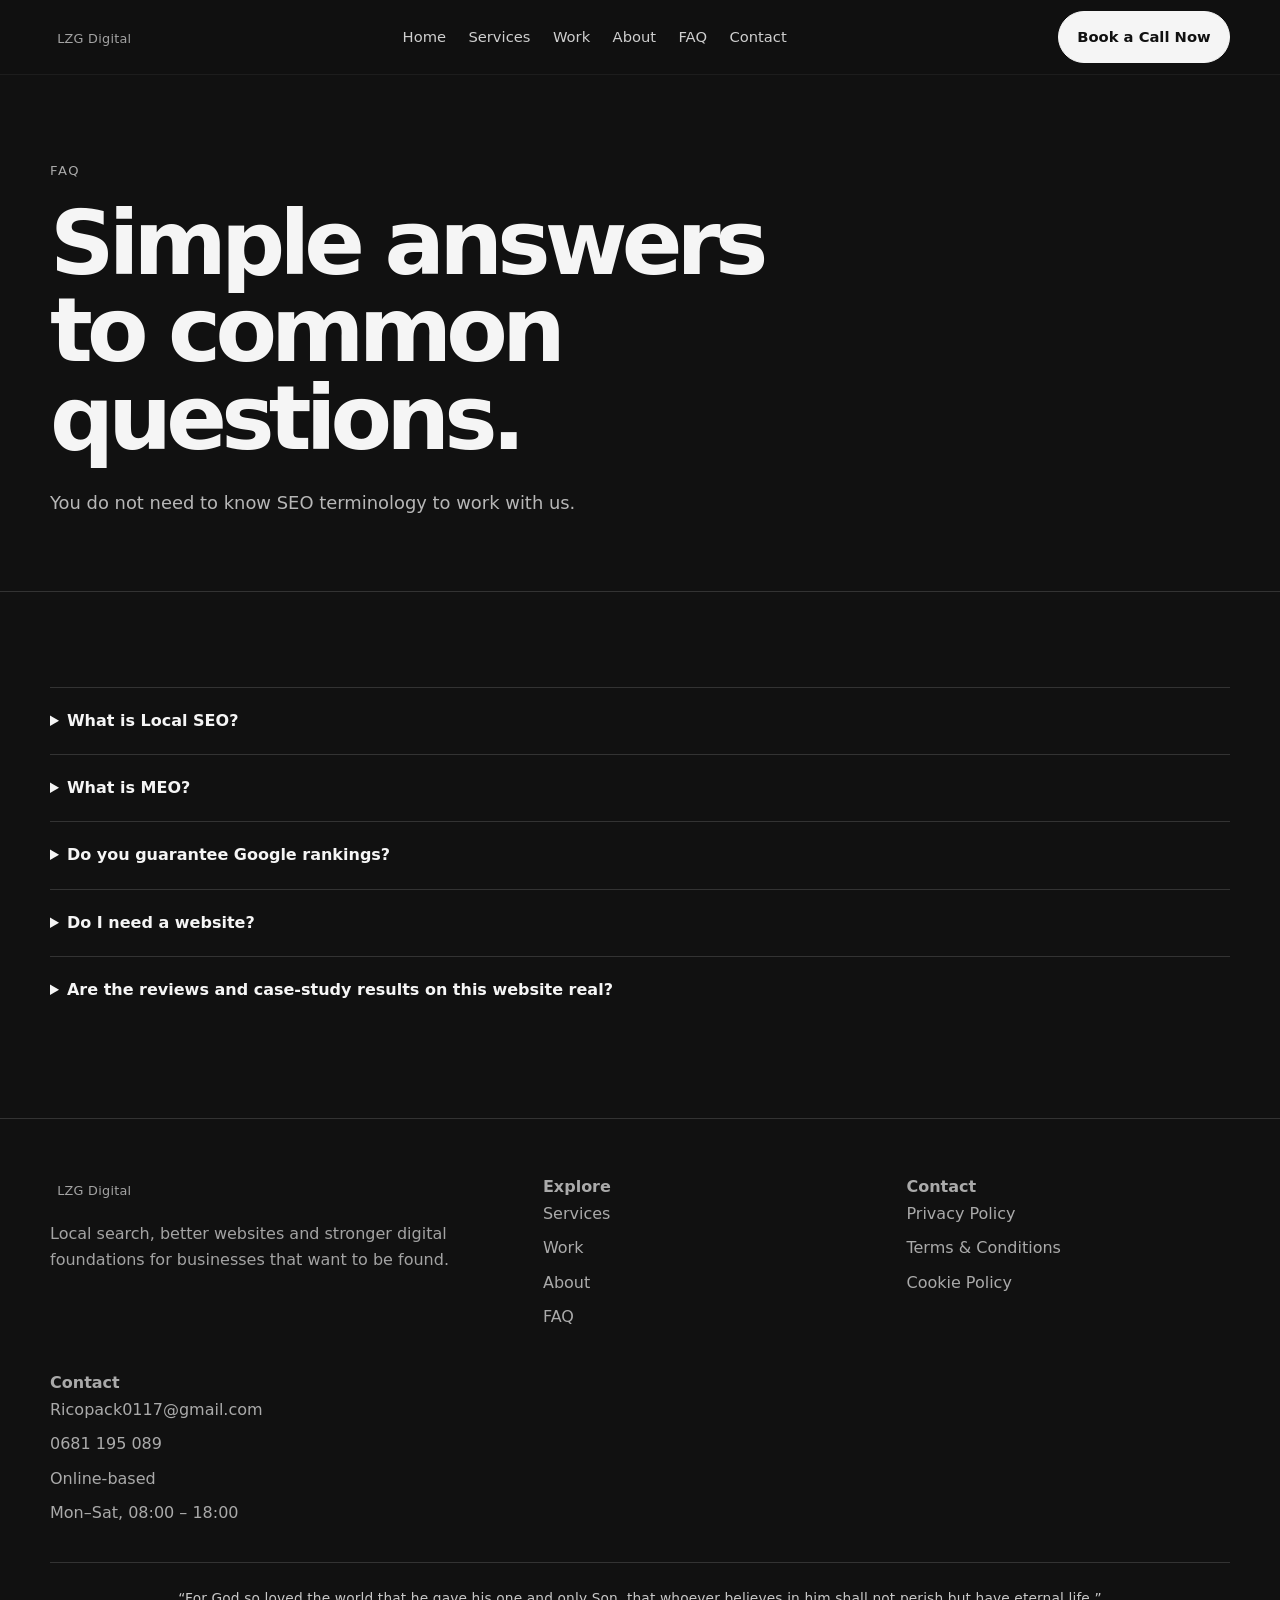
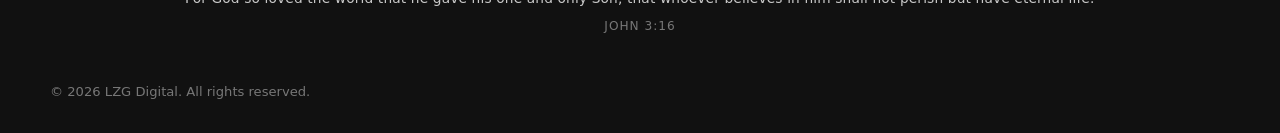
<file: faq/index.html>
<!doctype html>
<html lang="en">
<head>
<meta name="referrer" content="strict-origin-when-cross-origin">
<meta http-equiv="Permissions-Policy" content="camera=(), microphone=(), geolocation=(), payment=()">
<meta charset="utf-8">
<meta http-equiv="Content-Security-Policy" content="default-src 'self'; base-uri 'self'; object-src 'none'; frame-ancestors 'none'; form-action 'self' mailto:; img-src 'self' data:; font-src 'self'; style-src 'self' 'unsafe-inline'; script-src 'self'; connect-src 'self'; media-src 'self'; upgrade-insecure-requests">
<meta name="viewport" content="width=device-width, initial-scale=1">
<link rel="icon" type="image/svg+xml" href="../assets/favicon.svg">
<title>SEO & Web Development FAQs | LZG Digital</title>
<meta name="description" content="Find answers to common questions about Local SEO, MEO, websites, Google Business Profiles, link building and digital management.">
<meta name="robots" content="index,follow,max-image-preview:large">
<link rel="canonical" href="https://lzg-digital.github.io/lzg-digital/faq/">
<meta property="og:type" content="website">
<meta property="og:title" content="SEO & Web Development FAQs | LZG Digital">
<meta property="og:description" content="Find answers to common questions about Local SEO, MEO, websites, Google Business Profiles, link building and digital management.">
<meta property="og:url" content="https://lzg-digital.github.io/lzg-digital/faq/"><meta property="og:image" content="../assets/og-image.png">
<meta name="twitter:card" content="summary_large_image"><meta name="twitter:image" content="../assets/og-image.png">
<link rel="stylesheet" href="../assets/css/style.css">
</head><body><header class="site-header"><div class="container nav">
<a class="logo" href="../index.html" aria-label="LZG Digital home"><span data-brand>LZG Digital</span></a>
<nav id="primary-navigation" class="nav-links" aria-label="Primary navigation">
<a href="../index.html">Home</a><a href="../services/">Services</a><a href="../work/">Work</a><a href="../about/">About</a><a href="../faq/">FAQ</a><a href="../contact/">Contact</a>
</nav><a class="btn btn-primary nav-cta" data-cta="primary" href="../contact/">Book a Call Now</a><button class="menu" data-menu aria-controls="primary-navigation" aria-label="Open menu" aria-expanded="false" type="button">Menu</button>
</div></header><main><section class="page-hero"><div class="container"><div class="kicker">FAQ</div><h1>Simple answers to common questions.</h1><p class="lead">You do not need to know SEO terminology to work with us.</p></div></section><section class="section"><div class="container faq">
<details><summary>What is Local SEO?</summary><p>Local SEO is the work of improving how a business appears when people search for products or services in a specific area.</p></details>
<details><summary>What is MEO?</summary><p>MEO refers to improving visibility in map-based search, especially the business information and signals around Google Maps and local discovery.</p></details>
<details><summary>Do you guarantee Google rankings?</summary><p>No. Search results depend on many factors outside any agency's control. We focus on sustainable improvements and transparent reporting.</p></details>
<details><summary>Do I need a website?</summary><p>Not every business needs the same website. We assess the business and recommend the simplest setup that supports its goals.</p></details>
<details><summary>Are the reviews and case-study results on this website real?</summary><p>We only publish real client feedback and verified project information. Placeholder content is not presented as a client result.</p></details>
</div></section></main><footer><div class="container footer-grid">
<div><div class="logo"><span data-brand>LZG Digital</span></div><p class="muted">Local search, better websites and stronger digital foundations for businesses that want to be found.</p></div>
<div><strong>Explore</strong><div class="footer-links"><a href="../services/">Services</a><a href="../work/">Work</a><a href="../about/">About</a><a href="../faq/">FAQ</a></div></div>
<div><strong>Contact</strong><div class="footer-links"><a href="/lzg-digital/legal/privacy-policy/">Privacy Policy</a><a href="/lzg-digital/legal/terms/">Terms &amp; Conditions</a><a href="/lzg-digital/legal/cookie-policy/">Cookie Policy</a></div></div><div><strong>Contact</strong><div class="footer-links"><a data-email href="mailto:Ricopack0117@gmail.com">Ricopack0117@gmail.com</a><a data-phone href="tel:+255681195089">0681 195 089</a><span data-location>Online-based</span><span>Mon–Sat, 08:00 – 18:00</span></div></div>
</div><div class="container scripture">
“For God so loved the world that he gave his one and only Son, that whoever believes in him shall not perish but have eternal life.”
<cite>John 3:16</cite>
</div>
<div class="container fine">© <span data-year></span> <span data-brand>LZG Digital</span>. All rights reserved.</div></footer>
<script src="../assets/js/config.js"></script><script src="../assets/js/main.js"></script>
<script type="application/ld+json">
{"@context":"https://schema.org","@type":"FAQPage","mainEntity":[
{"@type":"Question","name":"What is Local SEO?","acceptedAnswer":{"@type":"Answer","text":"Local SEO is the work of improving how a business appears when people search for products or services in a specific area."}},
{"@type":"Question","name":"What is MEO?","acceptedAnswer":{"@type":"Answer","text":"MEO refers to improving visibility in map-based search, especially the business information and signals around Google Maps and local discovery."}},
{"@type":"Question","name":"Do you guarantee Google rankings?","acceptedAnswer":{"@type":"Answer","text":"No. Search results depend on many factors outside any agency's control. We focus on sustainable improvements and transparent reporting."}},
{"@type":"Question","name":"Do I need a website?","acceptedAnswer":{"@type":"Answer","text":"Not every business needs the same website. We assess the business and recommend the simplest setup that supports its goals."}},
{"@type":"Question","name":"Are the reviews and case-study results on this website real?","acceptedAnswer":{"@type":"Answer","text":"We only publish real client feedback and verified project information. Placeholder content is not presented as a client result."}}
]}
</script>
<script type="application/ld+json">
{"@context":"https://schema.org","@type":"BreadcrumbList","itemListElement":[
{"@type":"ListItem","position":1,"name":"Home","item":"https://lzg-digital.github.io/lzg-digital/"},
{"@type":"ListItem","position":2,"name":"FAQ","item":"https://lzg-digital.github.io/lzg-digital/faq/"}
]}
</script>
</body>
</html>
</file>
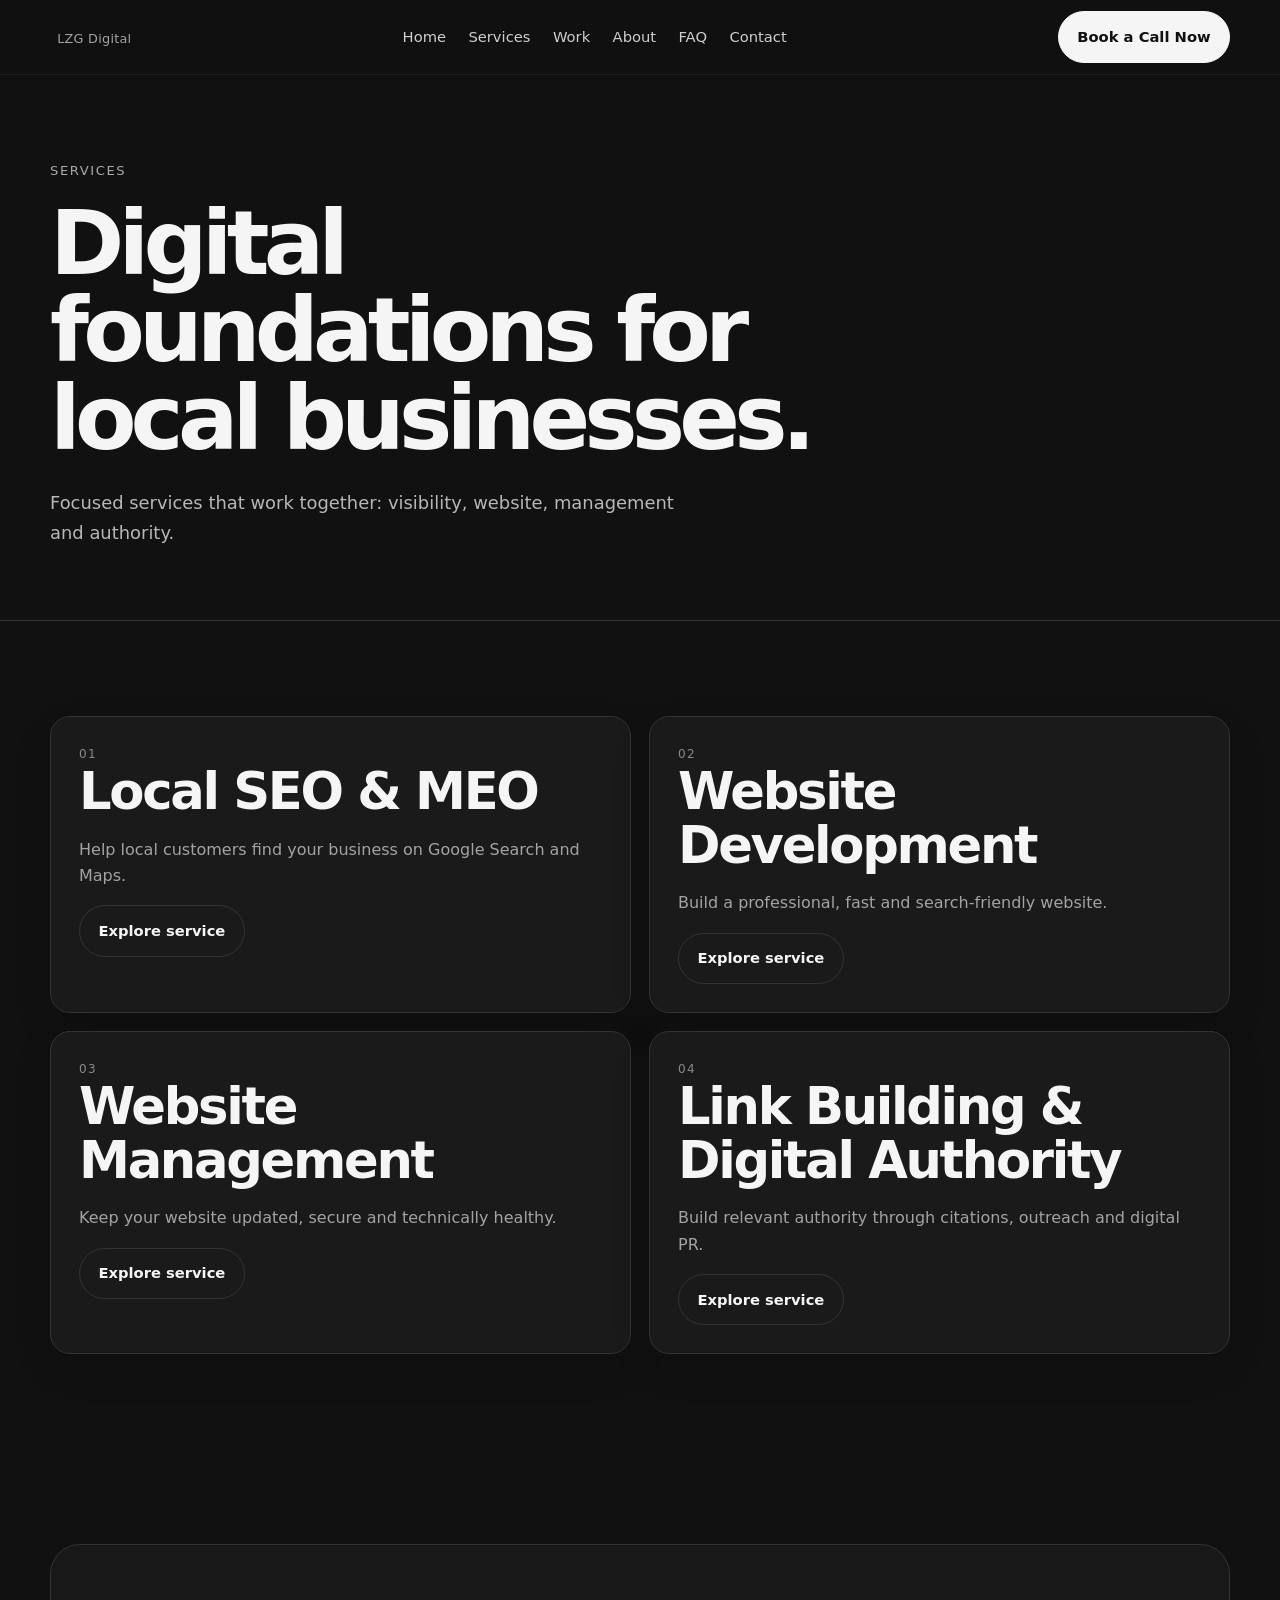
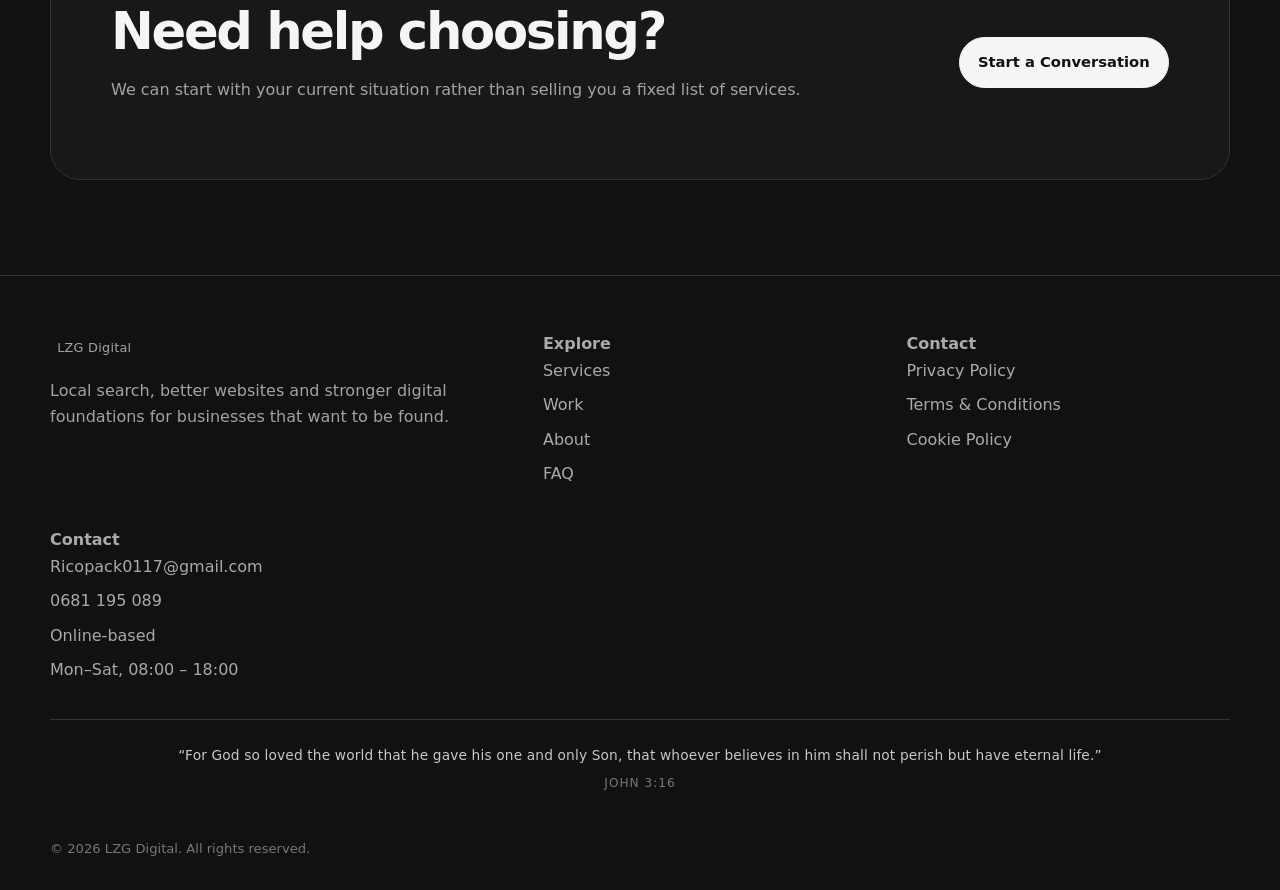
<file: services/index.html>
<!doctype html>
<html lang="en">
<head>
<meta name="referrer" content="strict-origin-when-cross-origin">
<meta http-equiv="Permissions-Policy" content="camera=(), microphone=(), geolocation=(), payment=()">
<meta charset="utf-8">
<meta http-equiv="Content-Security-Policy" content="default-src 'self'; base-uri 'self'; object-src 'none'; frame-ancestors 'none'; form-action 'self' mailto:; img-src 'self' data:; font-src 'self'; style-src 'self' 'unsafe-inline'; script-src 'self'; connect-src 'self'; media-src 'self'; upgrade-insecure-requests">
<meta name="viewport" content="width=device-width, initial-scale=1">
<link rel="icon" type="image/svg+xml" href="../assets/favicon.svg">
<title>Services | LZG Digital</title>
<meta name="description" content="Explore LZG Digital services for local businesses, including Local SEO, MEO, website development, website management and digital authority.">
<meta name="robots" content="index,follow,max-image-preview:large">
<link rel="canonical" href="https://lzg-digital.github.io/lzg-digital/services/">
<meta property="og:type" content="website">
<meta property="og:title" content="Services | LZG Digital">
<meta property="og:description" content="Explore LZG Digital services for local businesses, including Local SEO, MEO, website development, website management and digital authority.">
<meta property="og:url" content="https://lzg-digital.github.io/lzg-digital/services/"><meta property="og:image" content="../assets/og-image.png">
<meta name="twitter:card" content="summary_large_image"><meta name="twitter:image" content="../assets/og-image.png">
<link rel="stylesheet" href="../assets/css/style.css">
</head><body><header class="site-header"><div class="container nav">
<a class="logo" href="../index.html" aria-label="LZG Digital home"><span data-brand>LZG Digital</span></a>
<nav id="primary-navigation" class="nav-links" aria-label="Primary navigation">
<a href="../index.html">Home</a><a href="../services/">Services</a><a href="../work/">Work</a><a href="../about/">About</a><a href="../faq/">FAQ</a><a href="../contact/">Contact</a>
</nav><a class="btn btn-primary nav-cta" data-cta="primary" href="../contact/">Book a Call Now</a><button class="menu" data-menu aria-controls="primary-navigation" aria-label="Open menu" aria-expanded="false" type="button">Menu</button>
</div></header><main><section class="page-hero"><div class="container"><div class="kicker">Services</div><h1>Digital foundations for local businesses.</h1><p class="lead">Focused services that work together: visibility, website, management and authority.</p></div></section><section class="section"><div class="container grid grid-2">
<article class="card"><div class="number">01</div><h2>Local SEO & MEO</h2><p class="muted">Help local customers find your business on Google Search and Maps.</p><a class="btn btn-ghost" href="local-seo-meo/">Explore service</a></article>
<article class="card"><div class="number">02</div><h2>Website Development</h2><p class="muted">Build a professional, fast and search-friendly website.</p><a class="btn btn-ghost" href="website-development/">Explore service</a></article>
<article class="card"><div class="number">03</div><h2>Website Management</h2><p class="muted">Keep your website updated, secure and technically healthy.</p><a class="btn btn-ghost" href="website-management/">Explore service</a></article>
<article class="card"><div class="number">04</div><h2>Link Building & Digital Authority</h2><p class="muted">Build relevant authority through citations, outreach and digital PR.</p><a class="btn btn-ghost" href="link-building/">Explore service</a></article>
</div></section><section class="section"><div class="container"><div class="cta-band"><div><h2>Need help choosing?</h2><p class="muted">We can start with your current situation rather than selling you a fixed list of services.</p></div><a class="btn btn-primary" data-cta="contact" href="../contact/">Start a Conversation</a></div></div></section></main><footer><div class="container footer-grid">
<div><div class="logo"><span data-brand>LZG Digital</span></div><p class="muted">Local search, better websites and stronger digital foundations for businesses that want to be found.</p></div>
<div><strong>Explore</strong><div class="footer-links"><a href="../services/">Services</a><a href="../work/">Work</a><a href="../about/">About</a><a href="../faq/">FAQ</a></div></div>
<div><strong>Contact</strong><div class="footer-links"><a href="/lzg-digital/legal/privacy-policy/">Privacy Policy</a><a href="/lzg-digital/legal/terms/">Terms &amp; Conditions</a><a href="/lzg-digital/legal/cookie-policy/">Cookie Policy</a></div></div><div><strong>Contact</strong><div class="footer-links"><a data-email href="mailto:Ricopack0117@gmail.com">Ricopack0117@gmail.com</a><a data-phone href="tel:+255681195089">0681 195 089</a><span data-location>Online-based</span><span>Mon–Sat, 08:00 – 18:00</span></div></div>
</div><div class="container scripture">
“For God so loved the world that he gave his one and only Son, that whoever believes in him shall not perish but have eternal life.”
<cite>John 3:16</cite>
</div>
<div class="container fine">© <span data-year></span> <span data-brand>LZG Digital</span>. All rights reserved.</div></footer>
<script src="../assets/js/config.js"></script><script src="../assets/js/main.js"></script>
<script type="application/ld+json">
{"@context":"https://schema.org","@type":"BreadcrumbList","itemListElement":[
{"@type":"ListItem","position":1,"name":"Home","item":"https://lzg-digital.github.io/lzg-digital/"},
{"@type":"ListItem","position":2,"name":"Services","item":"https://lzg-digital.github.io/lzg-digital/services/"}
]}
</script>
</body>
</html>
</file>
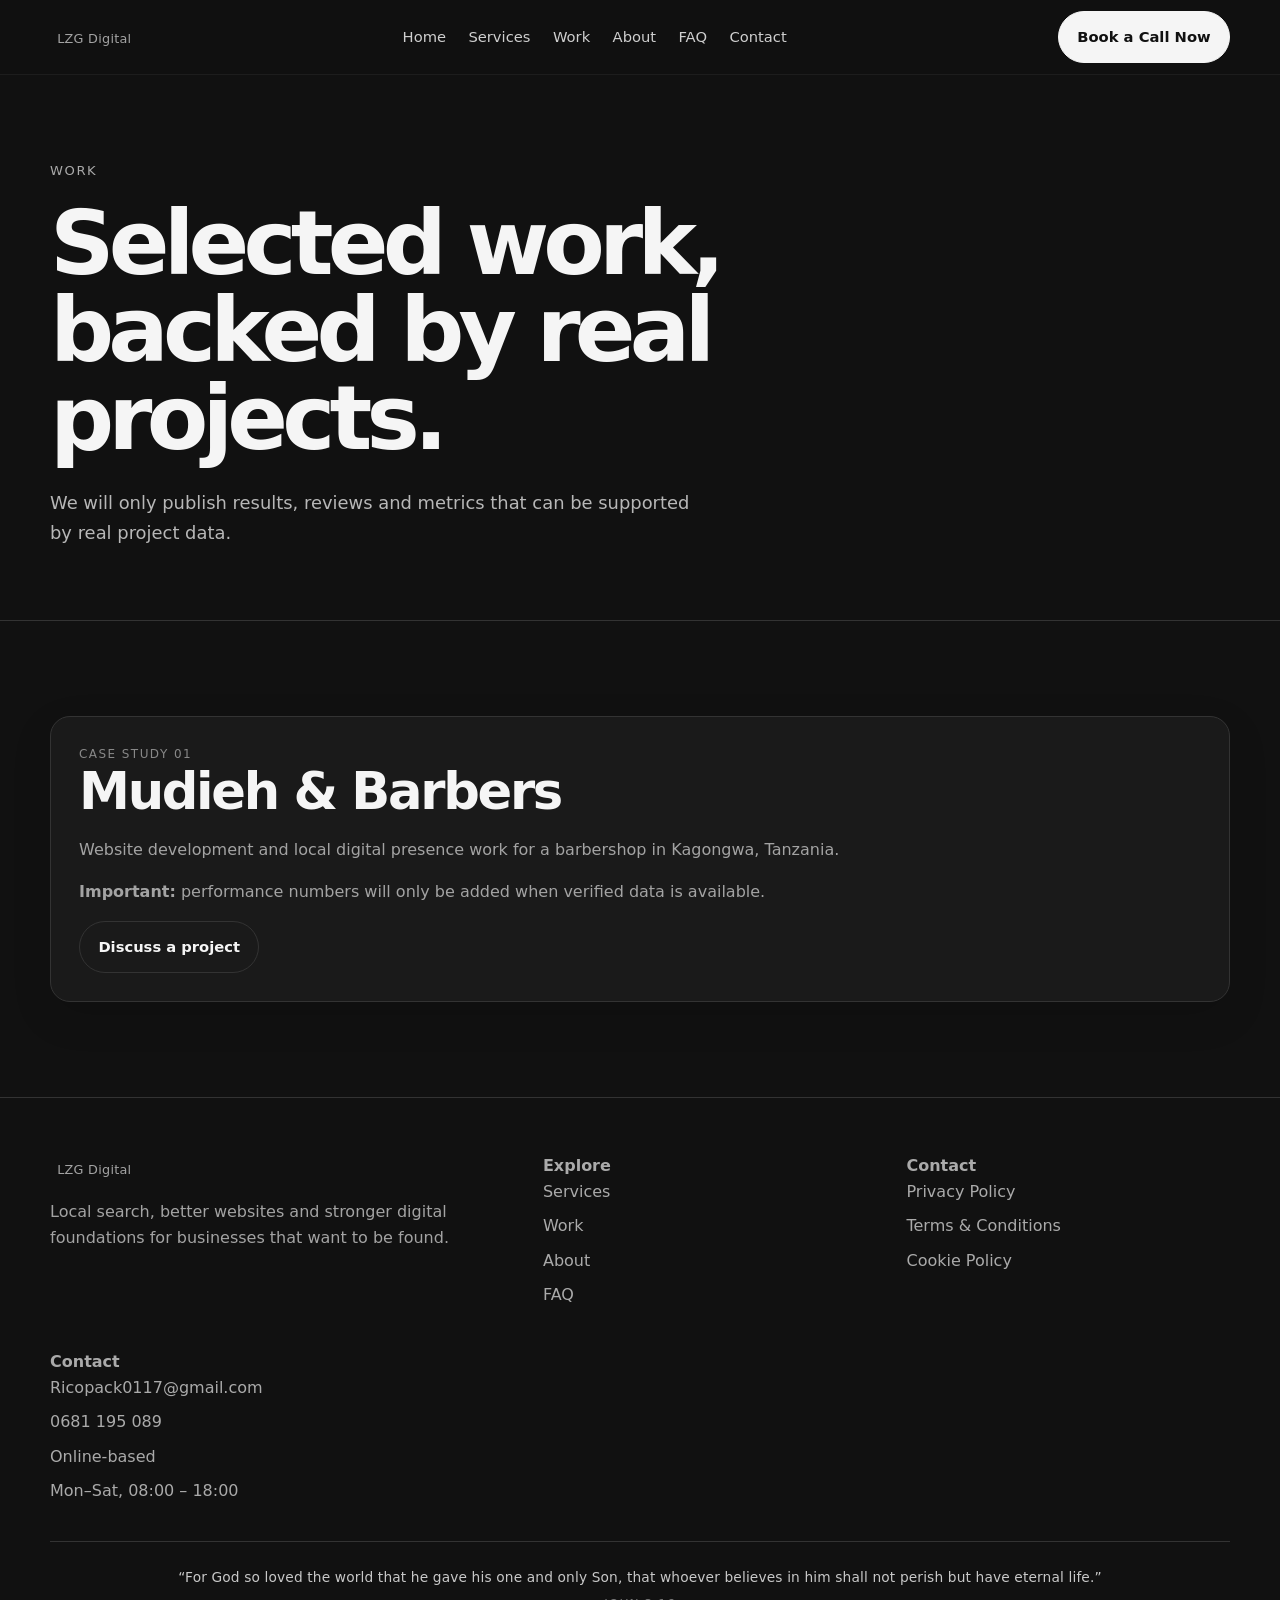
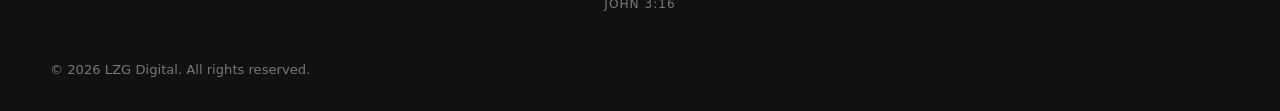
<file: work/index.html>
<!doctype html>
<html lang="en">
<head>
<meta name="referrer" content="strict-origin-when-cross-origin">
<meta http-equiv="Permissions-Policy" content="camera=(), microphone=(), geolocation=(), payment=()">
<meta charset="utf-8">
<meta http-equiv="Content-Security-Policy" content="default-src 'self'; base-uri 'self'; object-src 'none'; frame-ancestors 'none'; form-action 'self' mailto:; img-src 'self' data:; font-src 'self'; style-src 'self' 'unsafe-inline'; script-src 'self'; connect-src 'self'; media-src 'self'; upgrade-insecure-requests">
<meta name="viewport" content="width=device-width, initial-scale=1">
<link rel="icon" type="image/svg+xml" href="../assets/favicon.svg">
<title>Our Work | LZG Digital</title>
<meta name="description" content="Explore selected website, Local SEO and digital presence projects by LZG Digital for local businesses.">
<meta name="robots" content="index,follow,max-image-preview:large">
<link rel="canonical" href="https://lzg-digital.github.io/lzg-digital/work/">
<meta property="og:type" content="website">
<meta property="og:title" content="Our Work | LZG Digital">
<meta property="og:description" content="Explore selected website, Local SEO and digital presence projects by LZG Digital for local businesses.">
<meta property="og:url" content="https://lzg-digital.github.io/lzg-digital/work/"><meta property="og:image" content="../assets/og-image.png">
<meta name="twitter:card" content="summary_large_image"><meta name="twitter:image" content="../assets/og-image.png">
<link rel="stylesheet" href="../assets/css/style.css">
</head><body><header class="site-header"><div class="container nav">
<a class="logo" href="../index.html" aria-label="LZG Digital home"><span data-brand>LZG Digital</span></a>
<nav id="primary-navigation" class="nav-links" aria-label="Primary navigation">
<a href="../index.html">Home</a><a href="../services/">Services</a><a href="../work/">Work</a><a href="../about/">About</a><a href="../faq/">FAQ</a><a href="../contact/">Contact</a>
</nav><a class="btn btn-primary nav-cta" data-cta="primary" href="../contact/">Book a Call Now</a><button class="menu" data-menu aria-controls="primary-navigation" aria-label="Open menu" aria-expanded="false" type="button">Menu</button>
</div></header><main><section class="page-hero"><div class="container"><div class="kicker">Work</div><h1>Selected work, backed by real projects.</h1><p class="lead">We will only publish results, reviews and metrics that can be supported by real project data.</p></div></section><section class="section"><div class="container"><div class="card"><div class="number">CASE STUDY 01</div><h2>Mudieh & Barbers</h2><p class="muted">Website development and local digital presence work for a barbershop in Kagongwa, Tanzania.</p><p class="muted"><strong>Important:</strong> performance numbers will only be added when verified data is available.</p><a class="btn btn-ghost" href="../contact/">Discuss a project</a></div></div></section></main><footer><div class="container footer-grid">
<div><div class="logo"><span data-brand>LZG Digital</span></div><p class="muted">Local search, better websites and stronger digital foundations for businesses that want to be found.</p></div>
<div><strong>Explore</strong><div class="footer-links"><a href="../services/">Services</a><a href="../work/">Work</a><a href="../about/">About</a><a href="../faq/">FAQ</a></div></div>
<div><strong>Contact</strong><div class="footer-links"><a href="/lzg-digital/legal/privacy-policy/">Privacy Policy</a><a href="/lzg-digital/legal/terms/">Terms &amp; Conditions</a><a href="/lzg-digital/legal/cookie-policy/">Cookie Policy</a></div></div><div><strong>Contact</strong><div class="footer-links"><a data-email href="mailto:Ricopack0117@gmail.com">Ricopack0117@gmail.com</a><a data-phone href="tel:+255681195089">0681 195 089</a><span data-location>Online-based</span><span>Mon–Sat, 08:00 – 18:00</span></div></div>
</div><div class="container scripture">
“For God so loved the world that he gave his one and only Son, that whoever believes in him shall not perish but have eternal life.”
<cite>John 3:16</cite>
</div>
<div class="container fine">© <span data-year></span> <span data-brand>LZG Digital</span>. All rights reserved.</div></footer>
<script src="../assets/js/config.js"></script><script src="../assets/js/main.js"></script>
<script type="application/ld+json">
{"@context":"https://schema.org","@type":"BreadcrumbList","itemListElement":[
{"@type":"ListItem","position":1,"name":"Home","item":"https://lzg-digital.github.io/lzg-digital/"},
{"@type":"ListItem","position":2,"name":"Work","item":"https://lzg-digital.github.io/lzg-digital/work/"}
]}
</script>
</body>
</html>
</file>
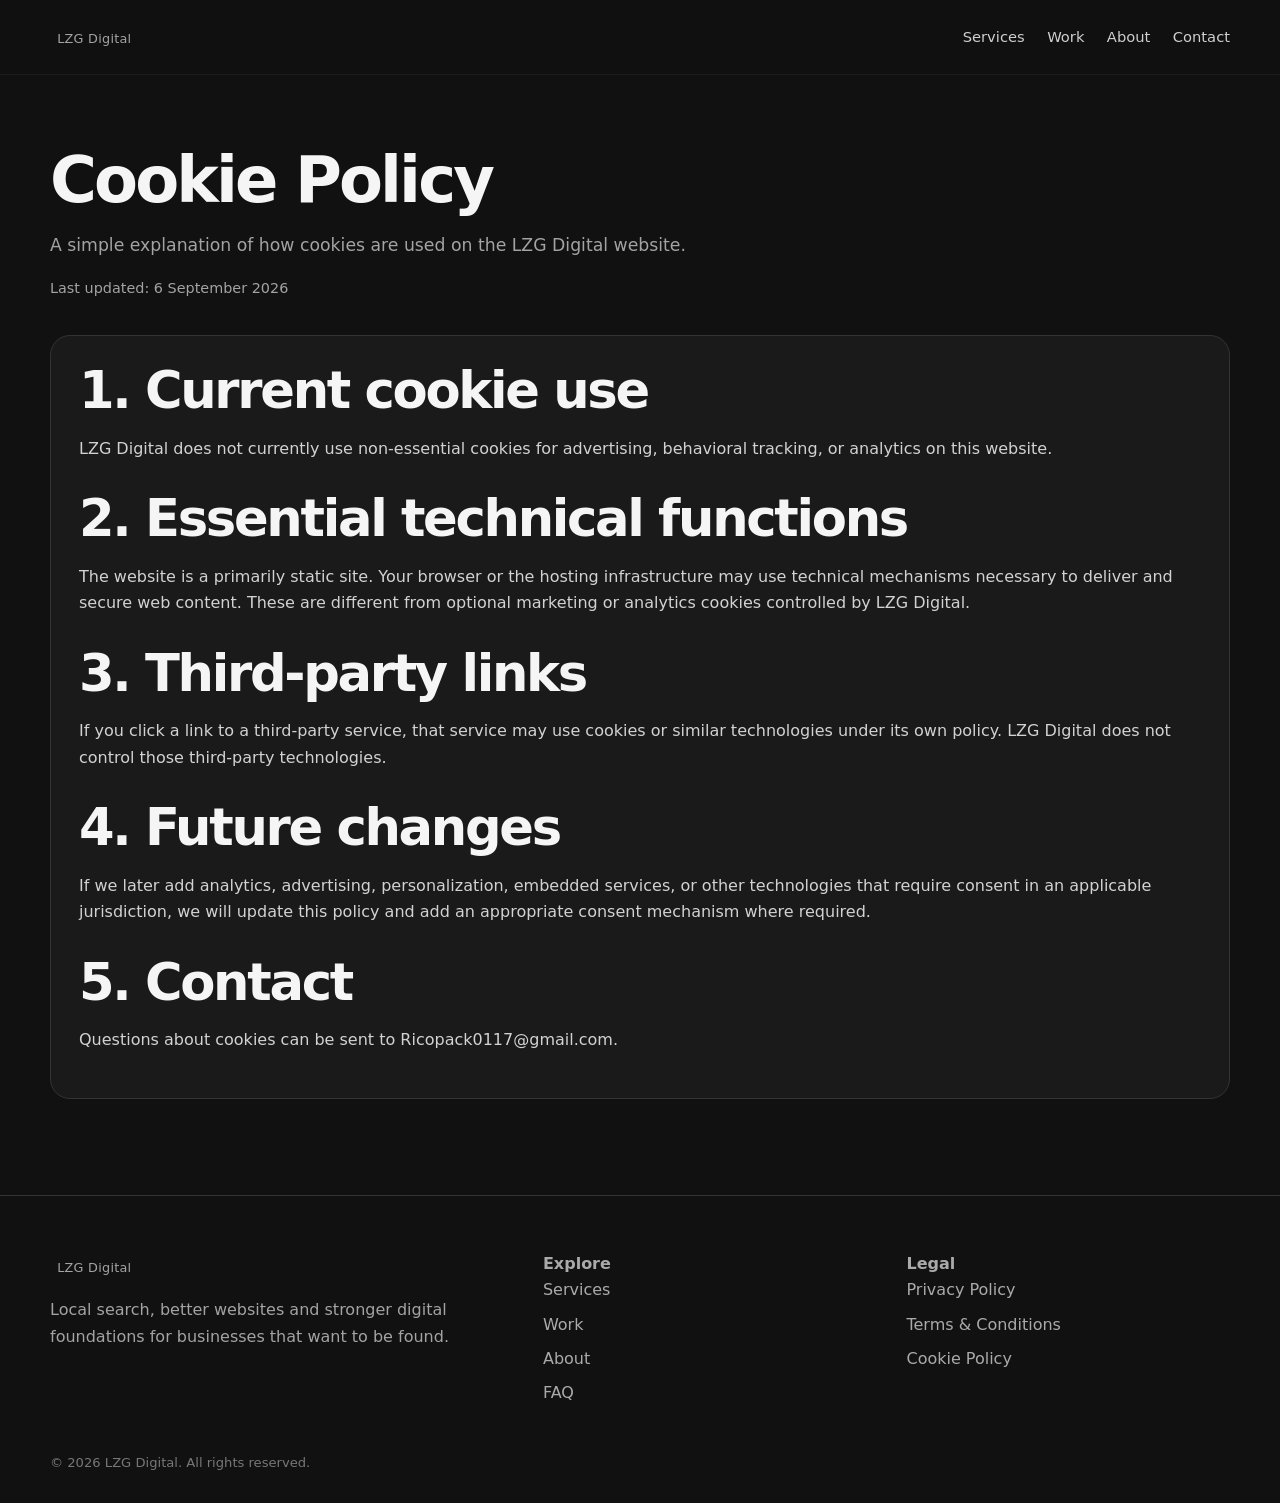
<file: legal/cookie-policy/index.html>
<!doctype html><html lang="en"><head><meta charset="utf-8"><meta name="viewport" content="width=device-width,initial-scale=1"><meta name="robots" content="index,follow,max-image-preview:large"><meta name="referrer" content="strict-origin-when-cross-origin"><meta http-equiv="Permissions-Policy" content="camera=(), microphone=(), geolocation=(), payment=()"><link rel="canonical" href="https://lzg-digital.github.io/lzg-digital/legal/cookie-policy/"><meta property="og:type" content="website"><meta property="og:url" content="https://lzg-digital.github.io/lzg-digital/legal/cookie-policy/"><title>Cookie Policy | LZG Digital</title><meta name="description" content="Cookie Policy for LZG Digital."><link rel="icon" href="../../assets/favicon.svg"><link rel="stylesheet" href="../../assets/css/style.css"><meta property="og:image" content="../../assets/og-image.png"></head><body><header class="site-header"><div class="container nav"><a class="logo" href="../../"><span data-brand>LZG Digital</span></a><nav class="nav-links"><a href="../../services/">Services</a><a href="../../work/">Work</a><a href="../../about/">About</a><a href="../../contact/">Contact</a></nav></div></header><main class="legal-page"><div class="container"><h1>Cookie Policy</h1><p class="lead">A simple explanation of how cookies are used on the LZG Digital website.</p><p class="legal-meta">Last updated: 6 September 2026</p><div class="legal-card"><h2>1. Current cookie use</h2><p>LZG Digital does not currently use non-essential cookies for advertising, behavioral tracking, or analytics on this website.</p><h2>2. Essential technical functions</h2><p>The website is a primarily static site. Your browser or the hosting infrastructure may use technical mechanisms necessary to deliver and secure web content. These are different from optional marketing or analytics cookies controlled by LZG Digital.</p><h2>3. Third-party links</h2><p>If you click a link to a third-party service, that service may use cookies or similar technologies under its own policy. LZG Digital does not control those third-party technologies.</p><h2>4. Future changes</h2><p>If we later add analytics, advertising, personalization, embedded services, or other technologies that require consent in an applicable jurisdiction, we will update this policy and add an appropriate consent mechanism where required.</p><h2>5. Contact</h2><p>Questions about cookies can be sent to <a href="mailto:Ricopack0117@gmail.com">Ricopack0117@gmail.com</a>.</p></div></div></main><footer><div class="container footer-grid"><div><div class="logo"><span data-brand>LZG Digital</span></div><p class="muted">Local search, better websites and stronger digital foundations for businesses that want to be found.</p></div><div><strong>Explore</strong><div class="footer-links"><a href="../../services/">Services</a><a href="../../work/">Work</a><a href="../../about/">About</a><a href="../../faq/">FAQ</a></div></div><div><strong>Legal</strong><div class="footer-links"><a href="../privacy-policy/">Privacy Policy</a><a href="../terms/">Terms &amp; Conditions</a><a href="../cookie-policy/">Cookie Policy</a></div></div></div><div class="container fine">© <span data-year></span> <span data-brand>LZG Digital</span>. All rights reserved.</div></footer><script src="../../assets/js/config.js"></script><script src="../../assets/js/main.js"></script></body></html>
</file>
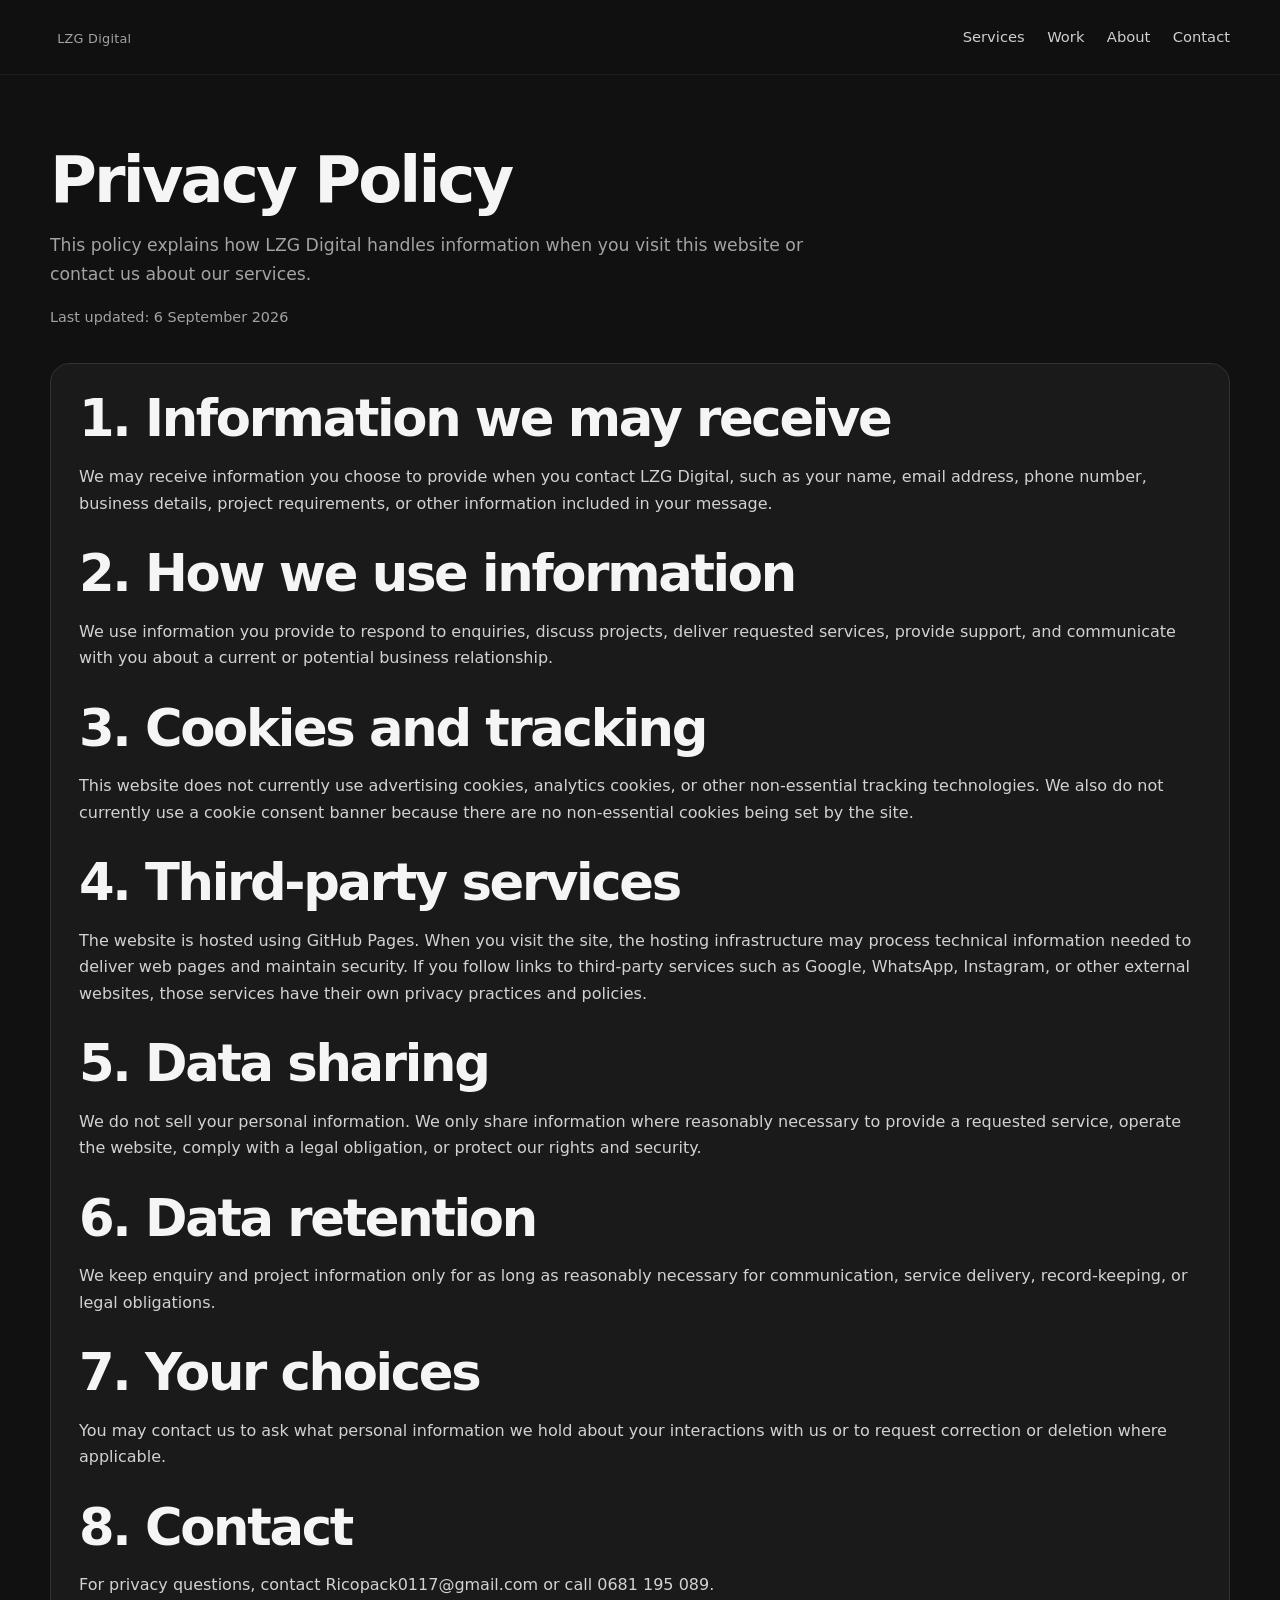
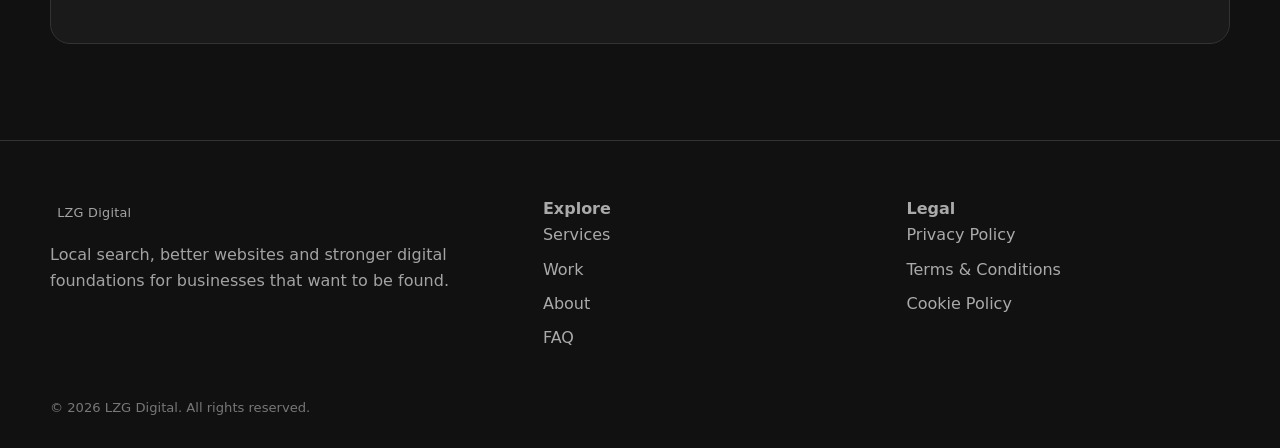
<file: legal/privacy-policy/index.html>
<!doctype html><html lang="en"><head><meta charset="utf-8"><meta name="viewport" content="width=device-width,initial-scale=1"><meta name="robots" content="index,follow,max-image-preview:large"><meta name="referrer" content="strict-origin-when-cross-origin"><meta http-equiv="Permissions-Policy" content="camera=(), microphone=(), geolocation=(), payment=()"><link rel="canonical" href="https://lzg-digital.github.io/lzg-digital/legal/privacy-policy/"><meta property="og:type" content="website"><meta property="og:url" content="https://lzg-digital.github.io/lzg-digital/legal/privacy-policy/"><title>Privacy Policy | LZG Digital</title><meta name="description" content="Privacy Policy for LZG Digital."><link rel="icon" href="../../assets/favicon.svg"><link rel="stylesheet" href="../../assets/css/style.css"><meta property="og:image" content="../../assets/og-image.png"></head><body><header class="site-header"><div class="container nav"><a class="logo" href="../../"><span data-brand>LZG Digital</span></a><nav class="nav-links"><a href="../../services/">Services</a><a href="../../work/">Work</a><a href="../../about/">About</a><a href="../../contact/">Contact</a></nav></div></header><main class="legal-page"><div class="container"><h1>Privacy Policy</h1><p class="lead">This policy explains how LZG Digital handles information when you visit this website or contact us about our services.</p><p class="legal-meta">Last updated: 6 September 2026</p><div class="legal-card"><h2>1. Information we may receive</h2><p>We may receive information you choose to provide when you contact LZG Digital, such as your name, email address, phone number, business details, project requirements, or other information included in your message.</p><h2>2. How we use information</h2><p>We use information you provide to respond to enquiries, discuss projects, deliver requested services, provide support, and communicate with you about a current or potential business relationship.</p><h2>3. Cookies and tracking</h2><p>This website does not currently use advertising cookies, analytics cookies, or other non-essential tracking technologies. We also do not currently use a cookie consent banner because there are no non-essential cookies being set by the site.</p><h2>4. Third-party services</h2><p>The website is hosted using GitHub Pages. When you visit the site, the hosting infrastructure may process technical information needed to deliver web pages and maintain security. If you follow links to third-party services such as Google, WhatsApp, Instagram, or other external websites, those services have their own privacy practices and policies.</p><h2>5. Data sharing</h2><p>We do not sell your personal information. We only share information where reasonably necessary to provide a requested service, operate the website, comply with a legal obligation, or protect our rights and security.</p><h2>6. Data retention</h2><p>We keep enquiry and project information only for as long as reasonably necessary for communication, service delivery, record-keeping, or legal obligations.</p><h2>7. Your choices</h2><p>You may contact us to ask what personal information we hold about your interactions with us or to request correction or deletion where applicable.</p><h2>8. Contact</h2><p>For privacy questions, contact <a href="mailto:Ricopack0117@gmail.com">Ricopack0117@gmail.com</a> or call <a href="tel:+255681195089">0681 195 089</a>.</p></div></div></main><footer><div class="container footer-grid"><div><div class="logo"><span data-brand>LZG Digital</span></div><p class="muted">Local search, better websites and stronger digital foundations for businesses that want to be found.</p></div><div><strong>Explore</strong><div class="footer-links"><a href="../../services/">Services</a><a href="../../work/">Work</a><a href="../../about/">About</a><a href="../../faq/">FAQ</a></div></div><div><strong>Legal</strong><div class="footer-links"><a href="../privacy-policy/">Privacy Policy</a><a href="../terms/">Terms &amp; Conditions</a><a href="../cookie-policy/">Cookie Policy</a></div></div></div><div class="container fine">© <span data-year></span> <span data-brand>LZG Digital</span>. All rights reserved.</div></footer><script src="../../assets/js/config.js"></script><script src="../../assets/js/main.js"></script></body></html>
</file>
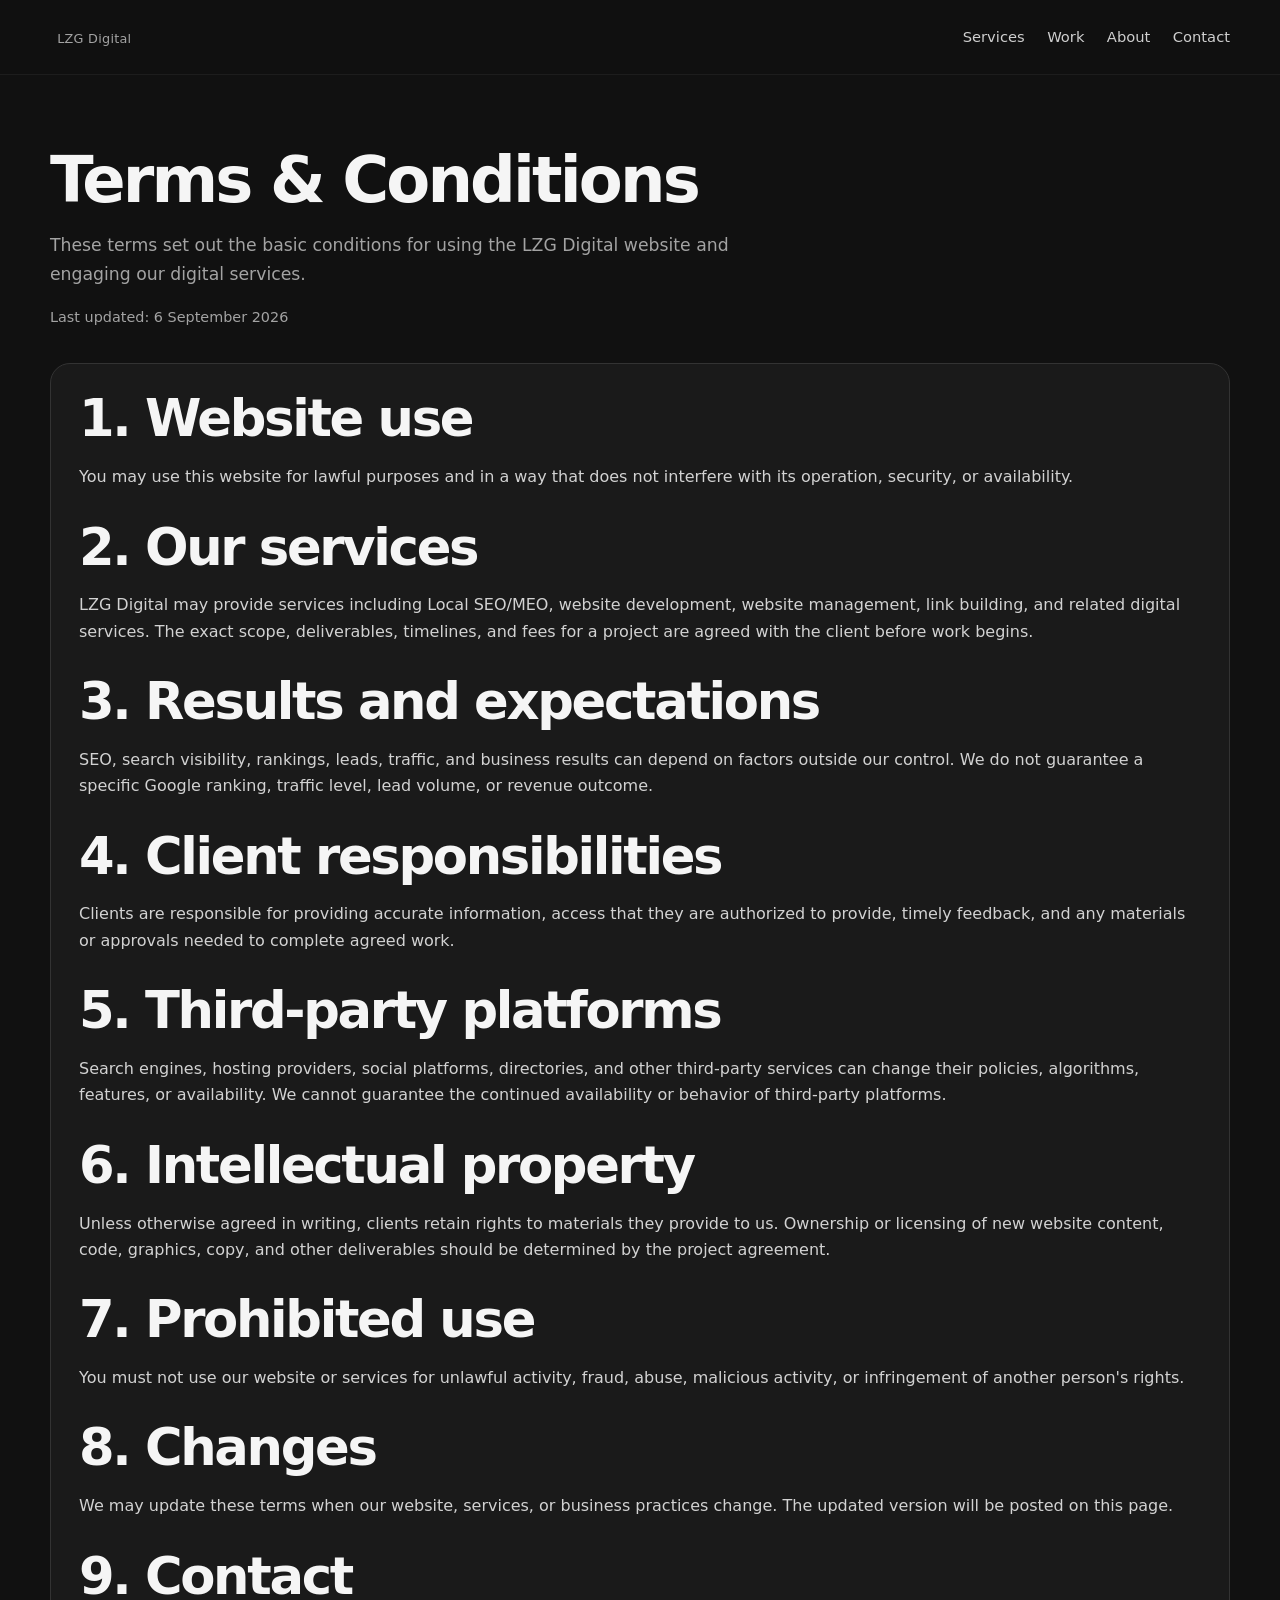
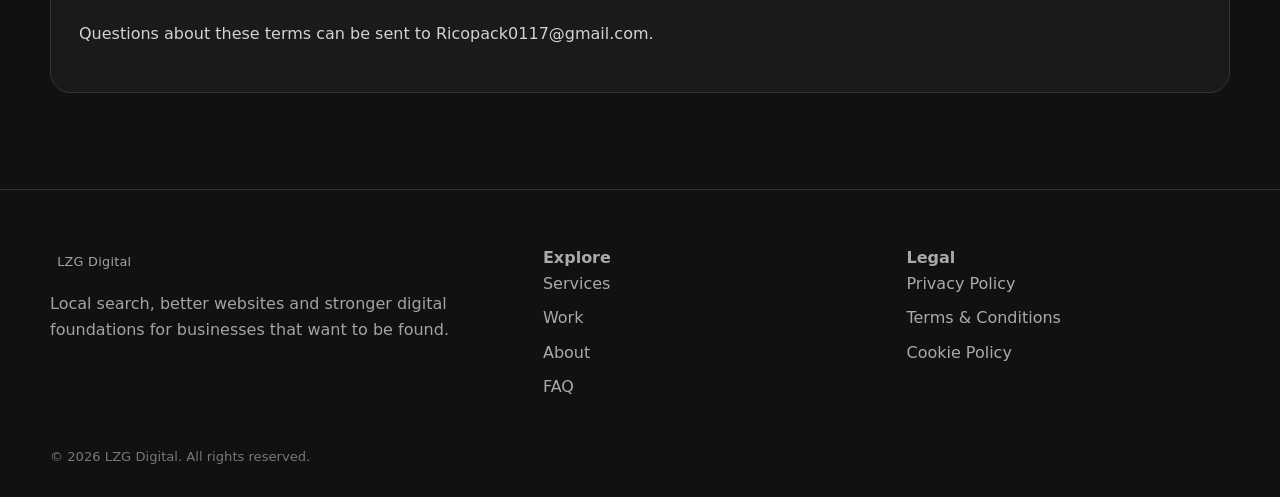
<file: legal/terms/index.html>
<!doctype html><html lang="en"><head><meta charset="utf-8"><meta name="viewport" content="width=device-width,initial-scale=1"><meta name="robots" content="index,follow,max-image-preview:large"><meta name="referrer" content="strict-origin-when-cross-origin"><meta http-equiv="Permissions-Policy" content="camera=(), microphone=(), geolocation=(), payment=()"><link rel="canonical" href="https://lzg-digital.github.io/lzg-digital/legal/terms/"><meta property="og:type" content="website"><meta property="og:url" content="https://lzg-digital.github.io/lzg-digital/legal/terms/"><title>Terms & Conditions | LZG Digital</title><meta name="description" content="Terms and Conditions for using LZG Digital and its digital services."><link rel="icon" href="../../assets/favicon.svg"><link rel="stylesheet" href="../../assets/css/style.css"><meta property="og:image" content="../../assets/og-image.png"></head><body><header class="site-header"><div class="container nav"><a class="logo" href="../../"><span data-brand>LZG Digital</span></a><nav class="nav-links"><a href="../../services/">Services</a><a href="../../work/">Work</a><a href="../../about/">About</a><a href="../../contact/">Contact</a></nav></div></header><main class="legal-page"><div class="container"><h1>Terms &amp; Conditions</h1><p class="lead">These terms set out the basic conditions for using the LZG Digital website and engaging our digital services.</p><p class="legal-meta">Last updated: 6 September 2026</p><div class="legal-card"><h2>1. Website use</h2><p>You may use this website for lawful purposes and in a way that does not interfere with its operation, security, or availability.</p><h2>2. Our services</h2><p>LZG Digital may provide services including Local SEO/MEO, website development, website management, link building, and related digital services. The exact scope, deliverables, timelines, and fees for a project are agreed with the client before work begins.</p><h2>3. Results and expectations</h2><p>SEO, search visibility, rankings, leads, traffic, and business results can depend on factors outside our control. We do not guarantee a specific Google ranking, traffic level, lead volume, or revenue outcome.</p><h2>4. Client responsibilities</h2><p>Clients are responsible for providing accurate information, access that they are authorized to provide, timely feedback, and any materials or approvals needed to complete agreed work.</p><h2>5. Third-party platforms</h2><p>Search engines, hosting providers, social platforms, directories, and other third-party services can change their policies, algorithms, features, or availability. We cannot guarantee the continued availability or behavior of third-party platforms.</p><h2>6. Intellectual property</h2><p>Unless otherwise agreed in writing, clients retain rights to materials they provide to us. Ownership or licensing of new website content, code, graphics, copy, and other deliverables should be determined by the project agreement.</p><h2>7. Prohibited use</h2><p>You must not use our website or services for unlawful activity, fraud, abuse, malicious activity, or infringement of another person's rights.</p><h2>8. Changes</h2><p>We may update these terms when our website, services, or business practices change. The updated version will be posted on this page.</p><h2>9. Contact</h2><p>Questions about these terms can be sent to <a href="mailto:Ricopack0117@gmail.com">Ricopack0117@gmail.com</a>.</p></div></div></main><footer><div class="container footer-grid"><div><div class="logo"><span data-brand>LZG Digital</span></div><p class="muted">Local search, better websites and stronger digital foundations for businesses that want to be found.</p></div><div><strong>Explore</strong><div class="footer-links"><a href="../../services/">Services</a><a href="../../work/">Work</a><a href="../../about/">About</a><a href="../../faq/">FAQ</a></div></div><div><strong>Legal</strong><div class="footer-links"><a href="../privacy-policy/">Privacy Policy</a><a href="../terms/">Terms &amp; Conditions</a><a href="../cookie-policy/">Cookie Policy</a></div></div></div><div class="container fine">© <span data-year></span> <span data-brand>LZG Digital</span>. All rights reserved.</div></footer><script src="../../assets/js/config.js"></script><script src="../../assets/js/main.js"></script></body></html>
</file>
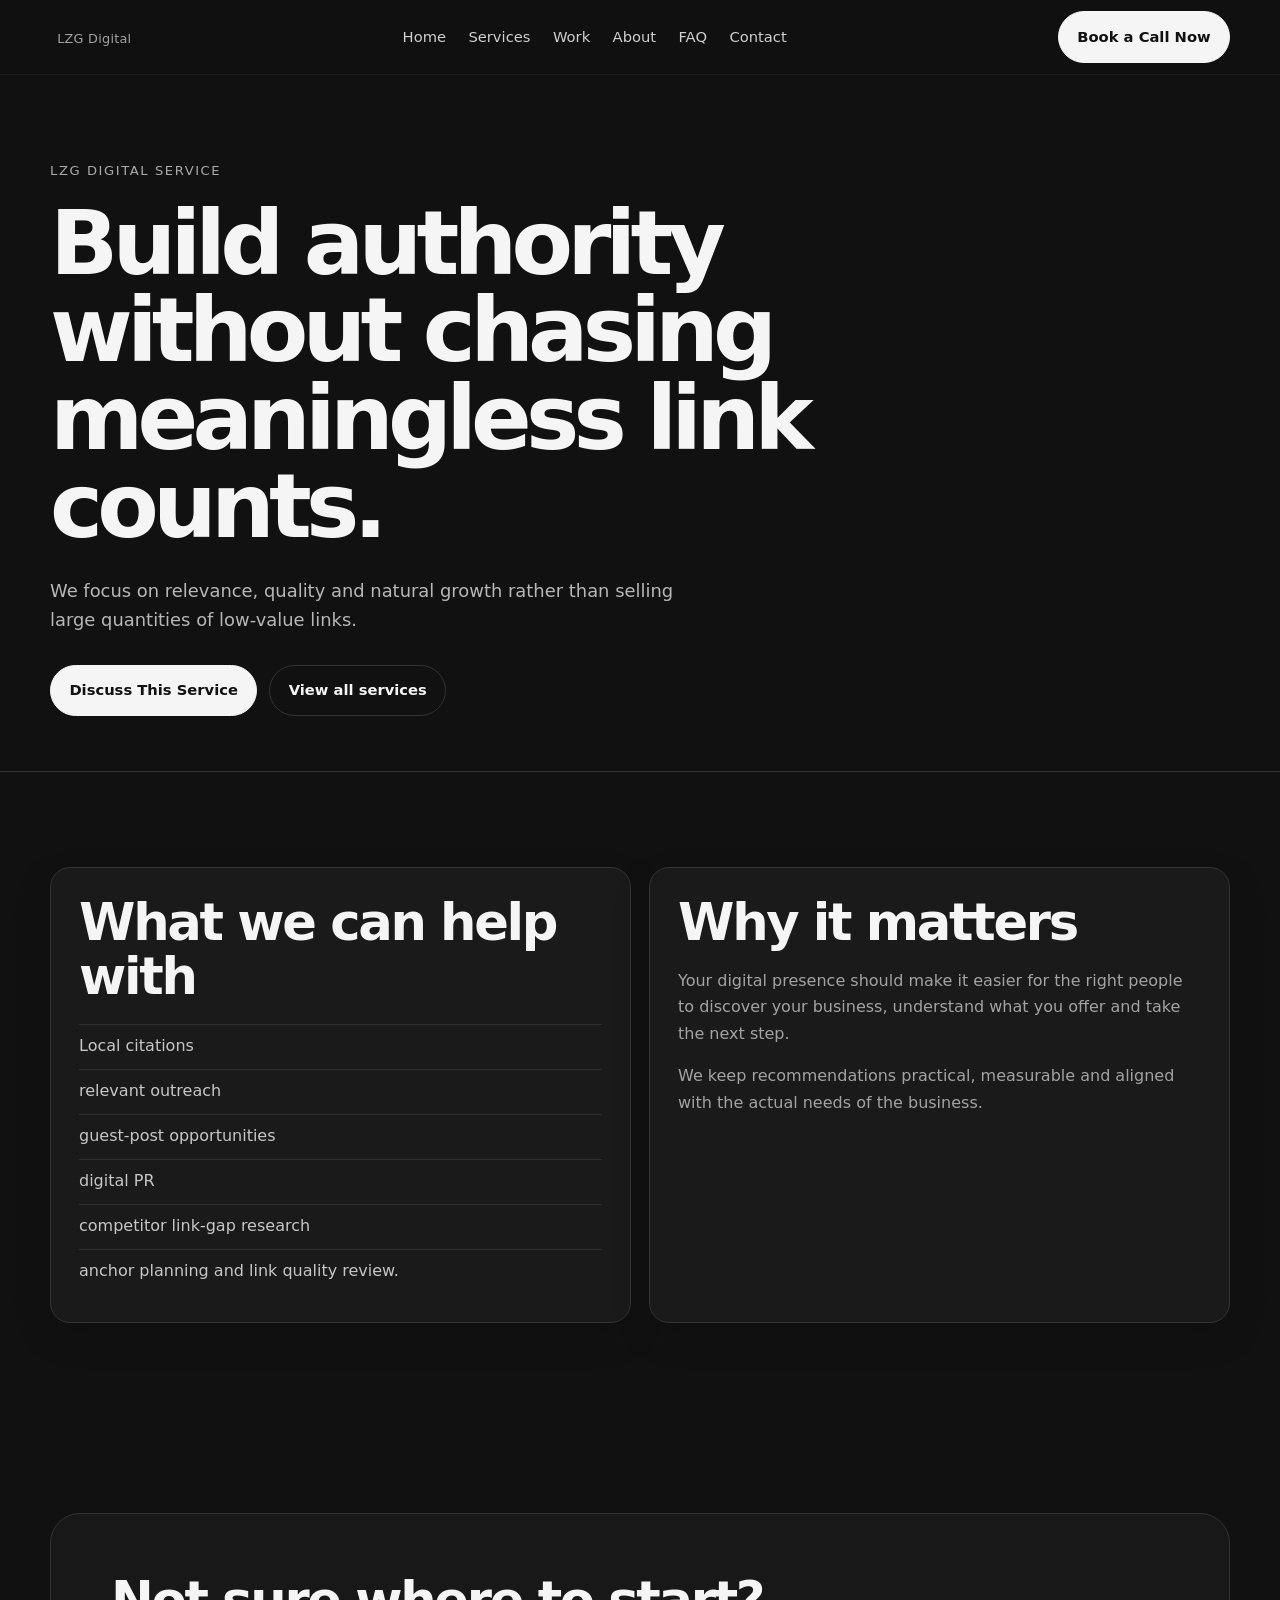
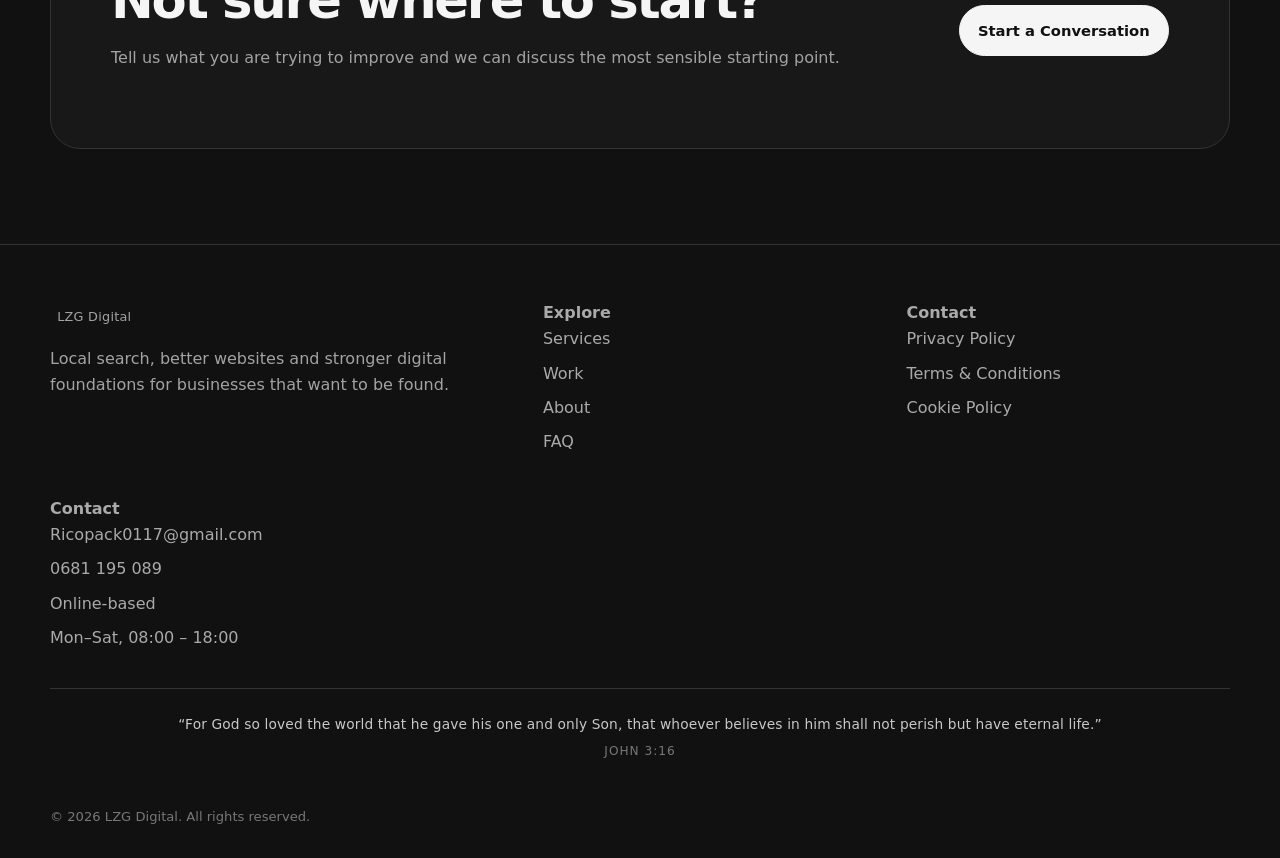
<file: services/link-building/index.html>
<!doctype html>
<html lang="en">
<head>
<meta name="referrer" content="strict-origin-when-cross-origin">
<meta http-equiv="Permissions-Policy" content="camera=(), microphone=(), geolocation=(), payment=()">
<meta charset="utf-8">
<meta http-equiv="Content-Security-Policy" content="default-src 'self'; base-uri 'self'; object-src 'none'; frame-ancestors 'none'; form-action 'self' mailto:; img-src 'self' data:; font-src 'self'; style-src 'self' 'unsafe-inline'; script-src 'self'; connect-src 'self'; media-src 'self'; upgrade-insecure-requests">
<meta name="viewport" content="width=device-width, initial-scale=1">
<link rel="icon" type="image/svg+xml" href="../../assets/favicon.svg">
<title>Link Building & Digital Authority | LZG Digital</title>
<meta name="description" content="Build relevant digital authority with strategic link building, local citations, outreach and digital PR designed for sustainable SEO growth.">
<meta name="robots" content="index,follow,max-image-preview:large">
<link rel="canonical" href="https://lzg-digital.github.io/lzg-digital/services/link-building/">
<meta property="og:type" content="website">
<meta property="og:title" content="Link Building & Digital Authority | LZG Digital">
<meta property="og:description" content="Build relevant digital authority with strategic link building, local citations, outreach and digital PR designed for sustainable SEO growth.">
<meta property="og:url" content="https://lzg-digital.github.io/lzg-digital/services/link-building/"><meta property="og:image" content="../../assets/og-image.png">
<meta name="twitter:card" content="summary_large_image"><meta name="twitter:image" content="../../assets/og-image.png">
<link rel="stylesheet" href="../../assets/css/style.css">
</head><body><header class="site-header"><div class="container nav">
<a class="logo" href="../../index.html" aria-label="LZG Digital home"><span data-brand>LZG Digital</span></a>
<nav id="primary-navigation" class="nav-links" aria-label="Primary navigation">
<a href="../../index.html">Home</a><a href="../../services/">Services</a><a href="../../work/">Work</a><a href="../../about/">About</a><a href="../../faq/">FAQ</a><a href="../../contact/">Contact</a>
</nav><a class="btn btn-primary nav-cta" data-cta="primary" href="../../contact/">Book a Call Now</a><button class="menu" data-menu aria-controls="primary-navigation" aria-label="Open menu" aria-expanded="false" type="button">Menu</button>
</div></header><main><section class="page-hero"><div class="container"><div class="kicker">LZG Digital service</div><h1>Build authority without chasing meaningless link counts.</h1><p class="lead">We focus on relevance, quality and natural growth rather than selling large quantities of low-value links.</p><div class="actions"><a class="btn btn-primary" data-cta="service" href="../../contact/">Discuss This Service</a><a class="btn btn-ghost" href="../../services/">View all services</a></div></div></section>
<section class="section"><div class="container grid grid-2"><article class="card"><h2>What we can help with</h2><ul class="list"><li>Local citations</li><li>relevant outreach</li><li>guest-post opportunities</li><li>digital PR</li><li>competitor link-gap research</li><li>anchor planning and link quality review.</li></ul></article><article class="card"><h2>Why it matters</h2><p class="muted">Your digital presence should make it easier for the right people to discover your business, understand what you offer and take the next step.</p><p class="muted">We keep recommendations practical, measurable and aligned with the actual needs of the business.</p></article></div></section>
<section class="section"><div class="container"><div class="cta-band"><div><h2>Not sure where to start?</h2><p class="muted">Tell us what you are trying to improve and we can discuss the most sensible starting point.</p></div><a class="btn btn-primary" data-cta="contact" href="../../contact/">Start a Conversation</a></div></div></section></main><footer><div class="container footer-grid">
<div><div class="logo"><span data-brand>LZG Digital</span></div><p class="muted">Local search, better websites and stronger digital foundations for businesses that want to be found.</p></div>
<div><strong>Explore</strong><div class="footer-links"><a href="../../services/">Services</a><a href="../../work/">Work</a><a href="../../about/">About</a><a href="../../faq/">FAQ</a></div></div>
<div><strong>Contact</strong><div class="footer-links"><a href="/lzg-digital/legal/privacy-policy/">Privacy Policy</a><a href="/lzg-digital/legal/terms/">Terms &amp; Conditions</a><a href="/lzg-digital/legal/cookie-policy/">Cookie Policy</a></div></div><div><strong>Contact</strong><div class="footer-links"><a data-email href="mailto:Ricopack0117@gmail.com">Ricopack0117@gmail.com</a><a data-phone href="tel:+255681195089">0681 195 089</a><span data-location>Online-based</span><span>Mon–Sat, 08:00 – 18:00</span></div></div>
</div><div class="container scripture">
“For God so loved the world that he gave his one and only Son, that whoever believes in him shall not perish but have eternal life.”
<cite>John 3:16</cite>
</div>
<div class="container fine">© <span data-year></span> <span data-brand>LZG Digital</span>. All rights reserved.</div></footer>
<script src="../../assets/js/config.js"></script><script src="../../assets/js/main.js"></script>
<script type="application/ld+json">
{"@context":"https://schema.org","@type":"Service","serviceType":"Link Building & Digital Authority","provider":{"@type":"Organization","name":"LZG Digital"},"areaServed":"Tanzania","description":"Local citations, relevant outreach and digital PR to build sustainable digital authority for local businesses."}
</script>
<script type="application/ld+json">
{"@context":"https://schema.org","@type":"BreadcrumbList","itemListElement":[
{"@type":"ListItem","position":1,"name":"Home","item":"https://lzg-digital.github.io/lzg-digital/"},
{"@type":"ListItem","position":2,"name":"Services","item":"https://lzg-digital.github.io/lzg-digital/services/"},
{"@type":"ListItem","position":3,"name":"Link Building & Digital Authority","item":"https://lzg-digital.github.io/lzg-digital/services/link-building/"}
]}
</script>
</body>
</html>
</file>
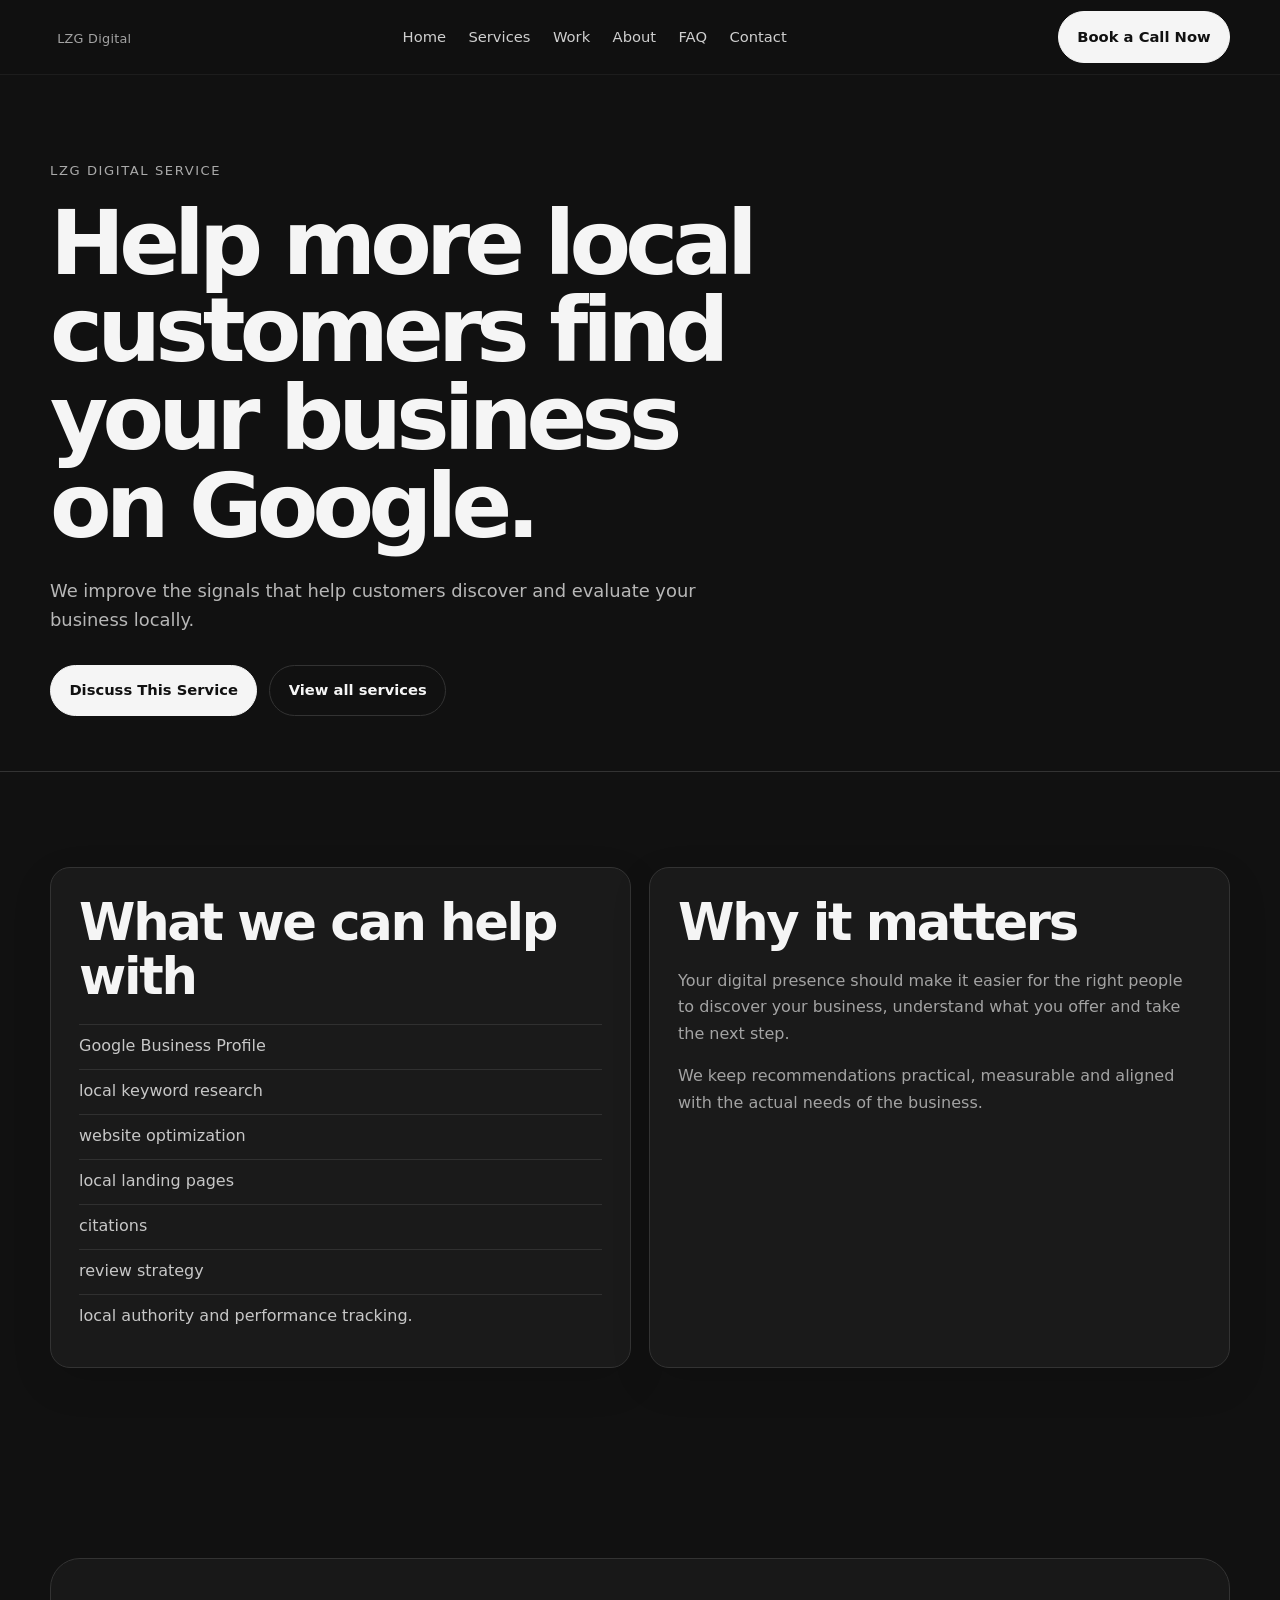
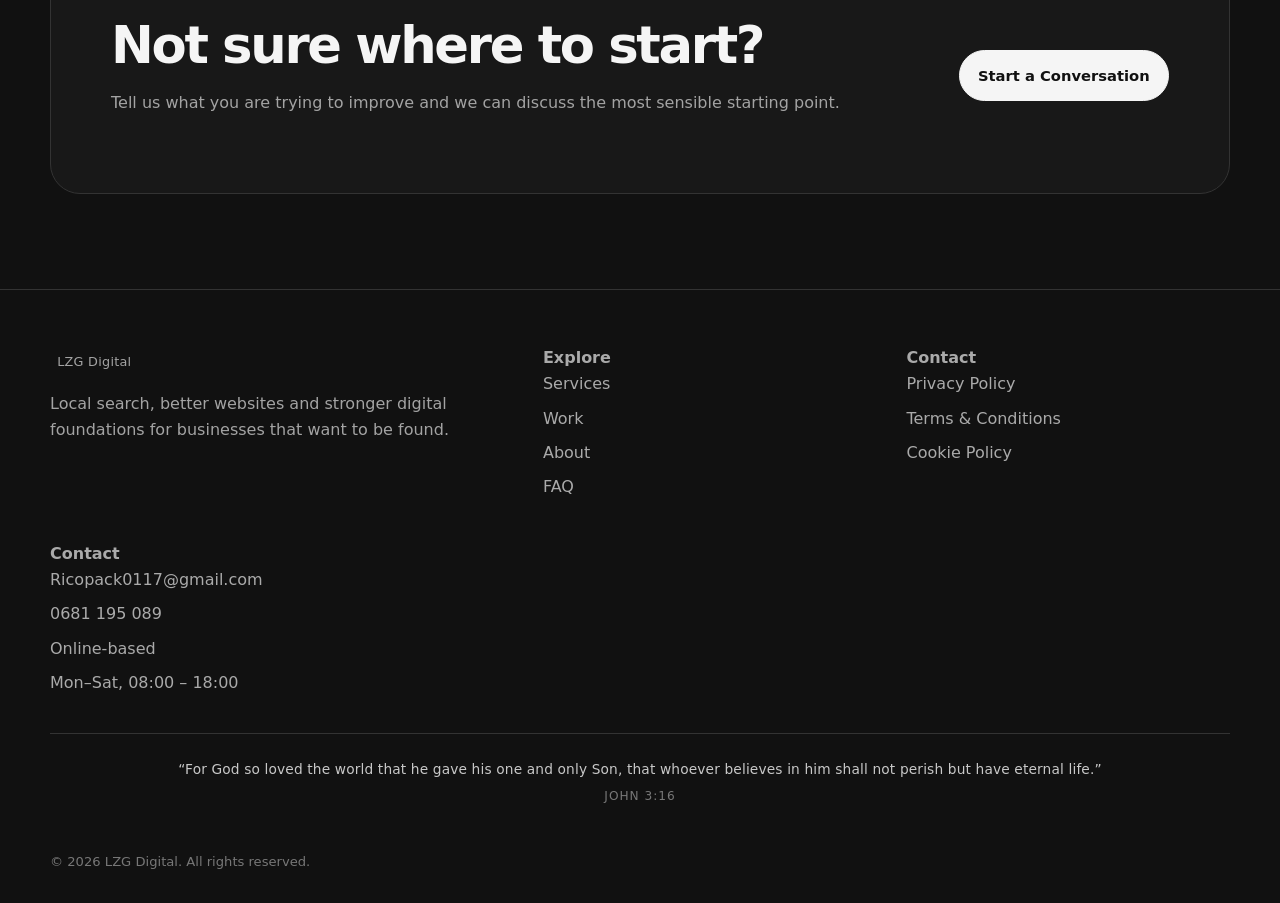
<file: services/local-seo-meo/index.html>
<!doctype html>
<html lang="en">
<head>
<meta name="referrer" content="strict-origin-when-cross-origin">
<meta http-equiv="Permissions-Policy" content="camera=(), microphone=(), geolocation=(), payment=()">
<meta charset="utf-8">
<meta http-equiv="Content-Security-Policy" content="default-src 'self'; base-uri 'self'; object-src 'none'; frame-ancestors 'none'; form-action 'self' mailto:; img-src 'self' data:; font-src 'self'; style-src 'self' 'unsafe-inline'; script-src 'self'; connect-src 'self'; media-src 'self'; upgrade-insecure-requests">
<meta name="viewport" content="width=device-width, initial-scale=1">
<link rel="icon" type="image/svg+xml" href="../../assets/favicon.svg">
<title>Local SEO & MEO | LZG Digital</title>
<meta name="description" content="Improve local visibility on Google Search and Maps with Local SEO, MEO, Google Business Profile optimization and local search strategy.">
<meta name="robots" content="index,follow,max-image-preview:large">
<link rel="canonical" href="https://lzg-digital.github.io/lzg-digital/services/local-seo-meo/">
<meta property="og:type" content="website">
<meta property="og:title" content="Local SEO & MEO | LZG Digital">
<meta property="og:description" content="Improve local visibility on Google Search and Maps with Local SEO, MEO, Google Business Profile optimization and local search strategy.">
<meta property="og:url" content="https://lzg-digital.github.io/lzg-digital/services/local-seo-meo/"><meta property="og:image" content="../../assets/og-image.png">
<meta name="twitter:card" content="summary_large_image"><meta name="twitter:image" content="../../assets/og-image.png">
<link rel="stylesheet" href="../../assets/css/style.css">
</head><body><header class="site-header"><div class="container nav">
<a class="logo" href="../../index.html" aria-label="LZG Digital home"><span data-brand>LZG Digital</span></a>
<nav id="primary-navigation" class="nav-links" aria-label="Primary navigation">
<a href="../../index.html">Home</a><a href="../../services/">Services</a><a href="../../work/">Work</a><a href="../../about/">About</a><a href="../../faq/">FAQ</a><a href="../../contact/">Contact</a>
</nav><a class="btn btn-primary nav-cta" data-cta="primary" href="../../contact/">Book a Call Now</a><button class="menu" data-menu aria-controls="primary-navigation" aria-label="Open menu" aria-expanded="false" type="button">Menu</button>
</div></header><main><section class="page-hero"><div class="container"><div class="kicker">LZG Digital service</div><h1>Help more local customers find your business on Google.</h1><p class="lead">We improve the signals that help customers discover and evaluate your business locally.</p><div class="actions"><a class="btn btn-primary" data-cta="service" href="../../contact/">Discuss This Service</a><a class="btn btn-ghost" href="../../services/">View all services</a></div></div></section>
<section class="section"><div class="container grid grid-2"><article class="card"><h2>What we can help with</h2><ul class="list"><li>Google Business Profile</li><li>local keyword research</li><li>website optimization</li><li>local landing pages</li><li>citations</li><li>review strategy</li><li>local authority and performance tracking.</li></ul></article><article class="card"><h2>Why it matters</h2><p class="muted">Your digital presence should make it easier for the right people to discover your business, understand what you offer and take the next step.</p><p class="muted">We keep recommendations practical, measurable and aligned with the actual needs of the business.</p></article></div></section>
<section class="section"><div class="container"><div class="cta-band"><div><h2>Not sure where to start?</h2><p class="muted">Tell us what you are trying to improve and we can discuss the most sensible starting point.</p></div><a class="btn btn-primary" data-cta="contact" href="../../contact/">Start a Conversation</a></div></div></section></main><footer><div class="container footer-grid">
<div><div class="logo"><span data-brand>LZG Digital</span></div><p class="muted">Local search, better websites and stronger digital foundations for businesses that want to be found.</p></div>
<div><strong>Explore</strong><div class="footer-links"><a href="../../services/">Services</a><a href="../../work/">Work</a><a href="../../about/">About</a><a href="../../faq/">FAQ</a></div></div>
<div><strong>Contact</strong><div class="footer-links"><a href="/lzg-digital/legal/privacy-policy/">Privacy Policy</a><a href="/lzg-digital/legal/terms/">Terms &amp; Conditions</a><a href="/lzg-digital/legal/cookie-policy/">Cookie Policy</a></div></div><div><strong>Contact</strong><div class="footer-links"><a data-email href="mailto:Ricopack0117@gmail.com">Ricopack0117@gmail.com</a><a data-phone href="tel:+255681195089">0681 195 089</a><span data-location>Online-based</span><span>Mon–Sat, 08:00 – 18:00</span></div></div>
</div><div class="container scripture">
“For God so loved the world that he gave his one and only Son, that whoever believes in him shall not perish but have eternal life.”
<cite>John 3:16</cite>
</div>
<div class="container fine">© <span data-year></span> <span data-brand>LZG Digital</span>. All rights reserved.</div></footer>
<script src="../../assets/js/config.js"></script><script src="../../assets/js/main.js"></script>
<script type="application/ld+json">
{"@context":"https://schema.org","@type":"Service","serviceType":"Local SEO & MEO","provider":{"@type":"Organization","name":"LZG Digital"},"areaServed":"Tanzania","description":"Local SEO and Map Engine Optimization to help local businesses appear in Google Search and Google Maps results."}
</script>
<script type="application/ld+json">
{"@context":"https://schema.org","@type":"BreadcrumbList","itemListElement":[
{"@type":"ListItem","position":1,"name":"Home","item":"https://lzg-digital.github.io/lzg-digital/"},
{"@type":"ListItem","position":2,"name":"Services","item":"https://lzg-digital.github.io/lzg-digital/services/"},
{"@type":"ListItem","position":3,"name":"Local SEO & MEO","item":"https://lzg-digital.github.io/lzg-digital/services/local-seo-meo/"}
]}
</script>
</body>
</html>
</file>
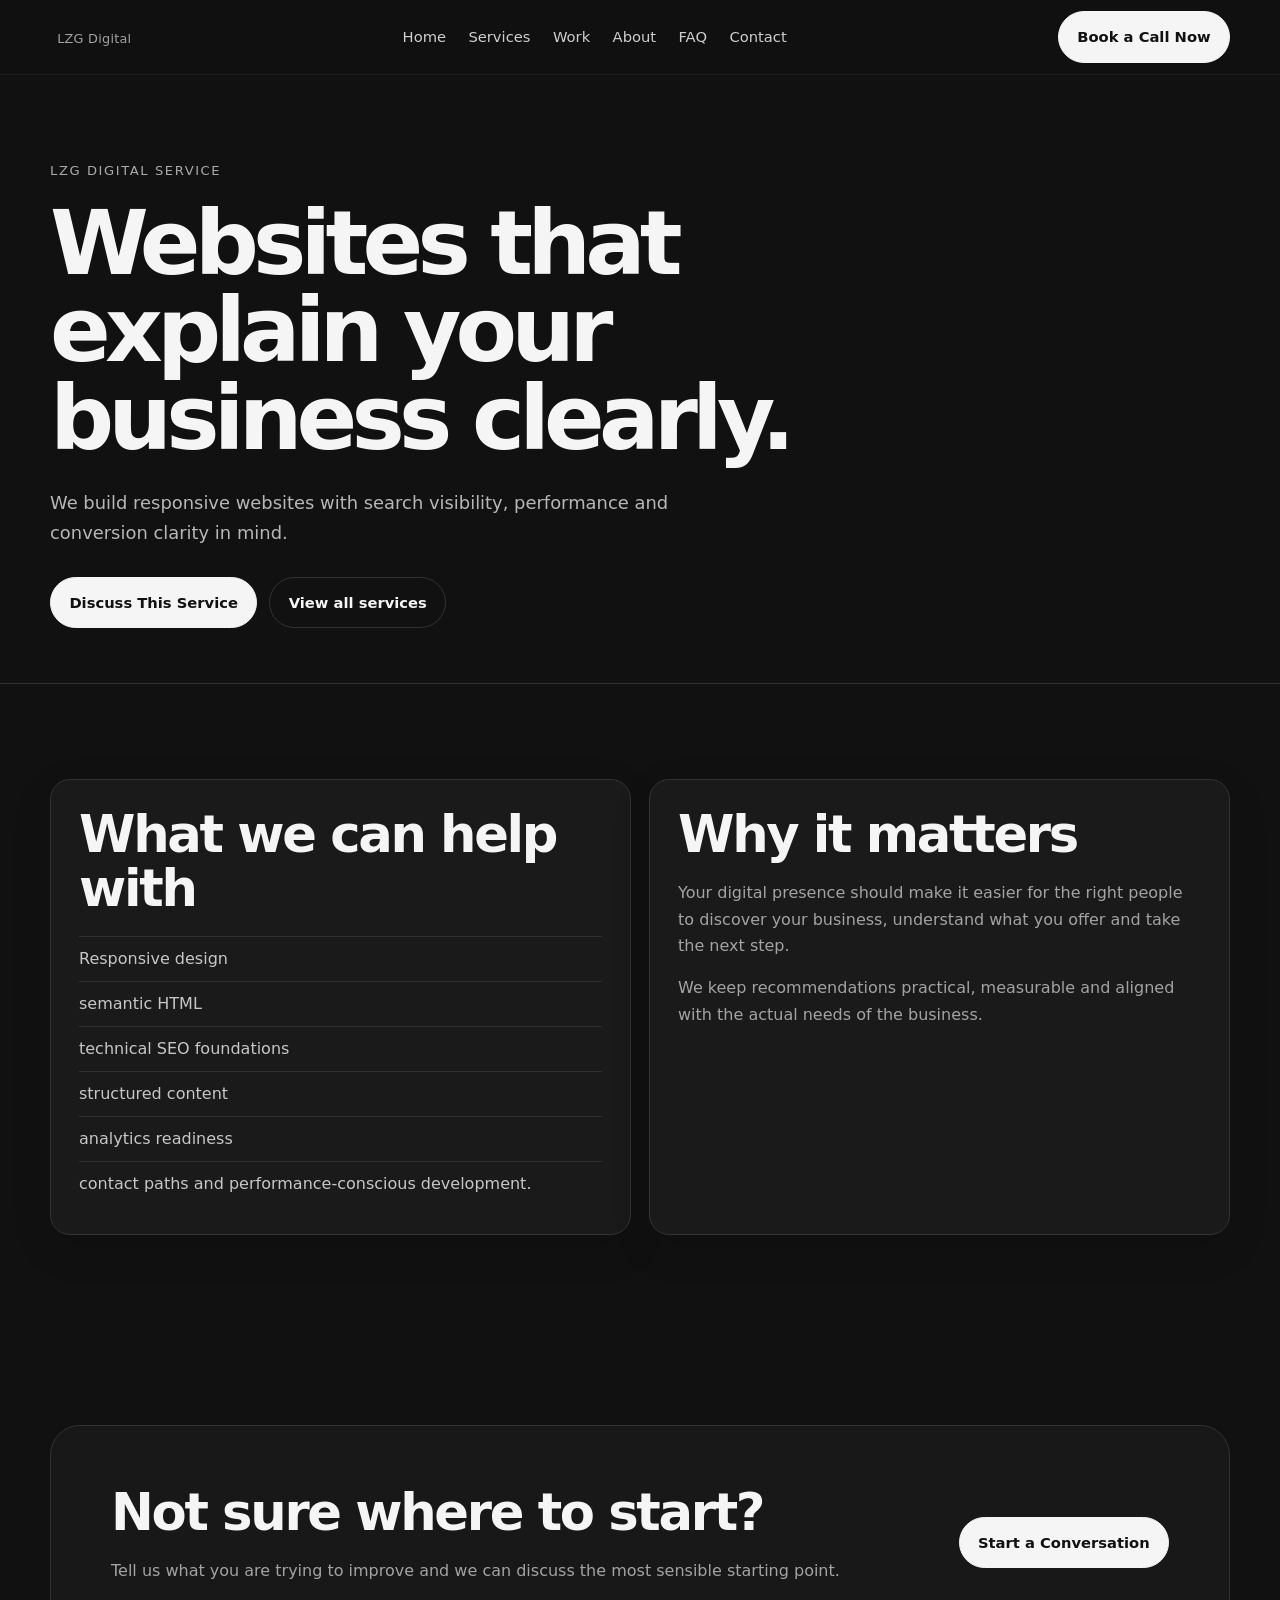
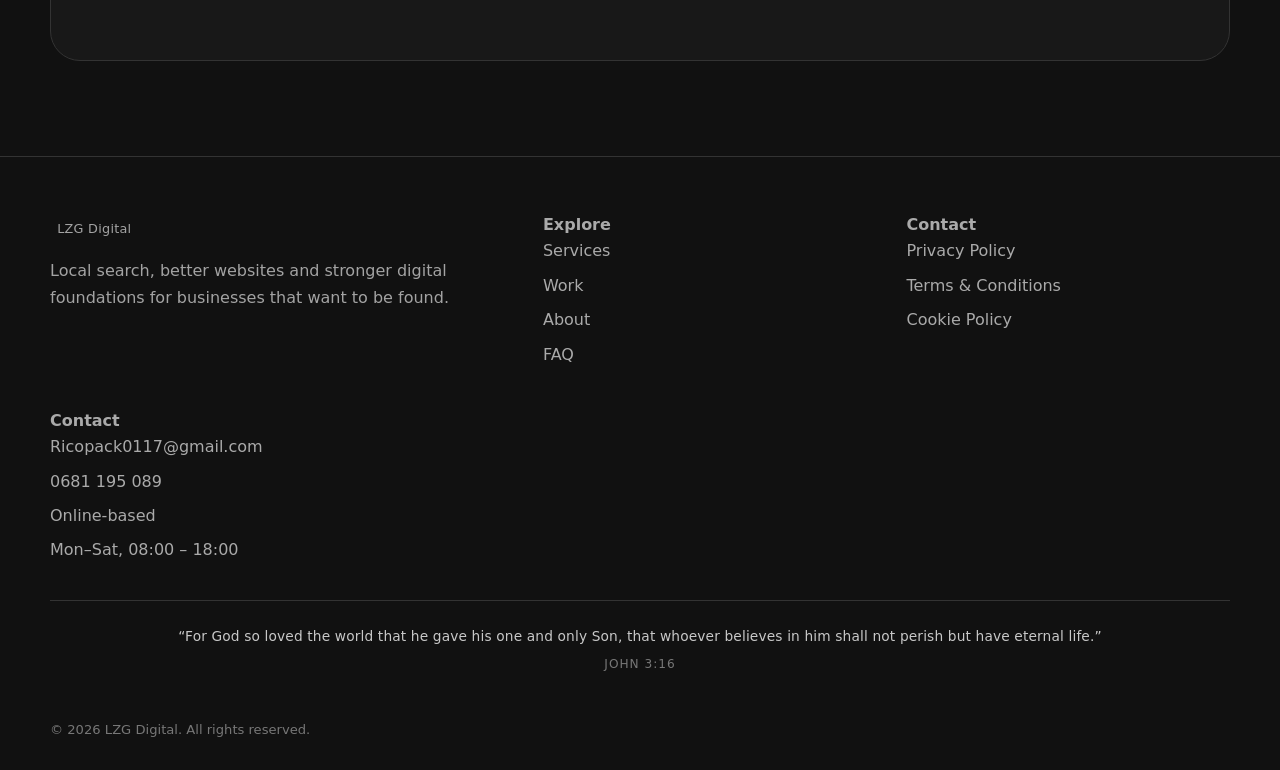
<file: services/website-development/index.html>
<!doctype html>
<html lang="en">
<head>
<meta name="referrer" content="strict-origin-when-cross-origin">
<meta http-equiv="Permissions-Policy" content="camera=(), microphone=(), geolocation=(), payment=()">
<meta charset="utf-8">
<meta http-equiv="Content-Security-Policy" content="default-src 'self'; base-uri 'self'; object-src 'none'; frame-ancestors 'none'; form-action 'self' mailto:; img-src 'self' data:; font-src 'self'; style-src 'self' 'unsafe-inline'; script-src 'self'; connect-src 'self'; media-src 'self'; upgrade-insecure-requests">
<meta name="viewport" content="width=device-width, initial-scale=1">
<link rel="icon" type="image/svg+xml" href="../../assets/favicon.svg">
<title>Website Development for Local Businesses | LZG Digital</title>
<meta name="description" content="Professional, fast and search-friendly websites designed to help local businesses build trust, attract visitors and generate enquiries.">
<meta name="robots" content="index,follow,max-image-preview:large">
<link rel="canonical" href="https://lzg-digital.github.io/lzg-digital/services/website-development/">
<meta property="og:type" content="website">
<meta property="og:title" content="Website Development for Local Businesses | LZG Digital">
<meta property="og:description" content="Professional, fast and search-friendly websites designed to help local businesses build trust, attract visitors and generate enquiries.">
<meta property="og:url" content="https://lzg-digital.github.io/lzg-digital/services/website-development/"><meta property="og:image" content="../../assets/og-image.png">
<meta name="twitter:card" content="summary_large_image"><meta name="twitter:image" content="../../assets/og-image.png">
<link rel="stylesheet" href="../../assets/css/style.css">
</head><body><header class="site-header"><div class="container nav">
<a class="logo" href="../../index.html" aria-label="LZG Digital home"><span data-brand>LZG Digital</span></a>
<nav id="primary-navigation" class="nav-links" aria-label="Primary navigation">
<a href="../../index.html">Home</a><a href="../../services/">Services</a><a href="../../work/">Work</a><a href="../../about/">About</a><a href="../../faq/">FAQ</a><a href="../../contact/">Contact</a>
</nav><a class="btn btn-primary nav-cta" data-cta="primary" href="../../contact/">Book a Call Now</a><button class="menu" data-menu aria-controls="primary-navigation" aria-label="Open menu" aria-expanded="false" type="button">Menu</button>
</div></header><main><section class="page-hero"><div class="container"><div class="kicker">LZG Digital service</div><h1>Websites that explain your business clearly.</h1><p class="lead">We build responsive websites with search visibility, performance and conversion clarity in mind.</p><div class="actions"><a class="btn btn-primary" data-cta="service" href="../../contact/">Discuss This Service</a><a class="btn btn-ghost" href="../../services/">View all services</a></div></div></section>
<section class="section"><div class="container grid grid-2"><article class="card"><h2>What we can help with</h2><ul class="list"><li>Responsive design</li><li>semantic HTML</li><li>technical SEO foundations</li><li>structured content</li><li>analytics readiness</li><li>contact paths and performance-conscious development.</li></ul></article><article class="card"><h2>Why it matters</h2><p class="muted">Your digital presence should make it easier for the right people to discover your business, understand what you offer and take the next step.</p><p class="muted">We keep recommendations practical, measurable and aligned with the actual needs of the business.</p></article></div></section>
<section class="section"><div class="container"><div class="cta-band"><div><h2>Not sure where to start?</h2><p class="muted">Tell us what you are trying to improve and we can discuss the most sensible starting point.</p></div><a class="btn btn-primary" data-cta="contact" href="../../contact/">Start a Conversation</a></div></div></section></main><footer><div class="container footer-grid">
<div><div class="logo"><span data-brand>LZG Digital</span></div><p class="muted">Local search, better websites and stronger digital foundations for businesses that want to be found.</p></div>
<div><strong>Explore</strong><div class="footer-links"><a href="../../services/">Services</a><a href="../../work/">Work</a><a href="../../about/">About</a><a href="../../faq/">FAQ</a></div></div>
<div><strong>Contact</strong><div class="footer-links"><a href="/lzg-digital/legal/privacy-policy/">Privacy Policy</a><a href="/lzg-digital/legal/terms/">Terms &amp; Conditions</a><a href="/lzg-digital/legal/cookie-policy/">Cookie Policy</a></div></div><div><strong>Contact</strong><div class="footer-links"><a data-email href="mailto:Ricopack0117@gmail.com">Ricopack0117@gmail.com</a><a data-phone href="tel:+255681195089">0681 195 089</a><span data-location>Online-based</span><span>Mon–Sat, 08:00 – 18:00</span></div></div>
</div><div class="container scripture">
“For God so loved the world that he gave his one and only Son, that whoever believes in him shall not perish but have eternal life.”
<cite>John 3:16</cite>
</div>
<div class="container fine">© <span data-year></span> <span data-brand>LZG Digital</span>. All rights reserved.</div></footer>
<script src="../../assets/js/config.js"></script><script src="../../assets/js/main.js"></script>
<script type="application/ld+json">
{"@context":"https://schema.org","@type":"Service","serviceType":"Website Development","provider":{"@type":"Organization","name":"LZG Digital"},"areaServed":"Tanzania","description":"Responsive, search-friendly website development for local businesses."}
</script>
<script type="application/ld+json">
{"@context":"https://schema.org","@type":"BreadcrumbList","itemListElement":[
{"@type":"ListItem","position":1,"name":"Home","item":"https://lzg-digital.github.io/lzg-digital/"},
{"@type":"ListItem","position":2,"name":"Services","item":"https://lzg-digital.github.io/lzg-digital/services/"},
{"@type":"ListItem","position":3,"name":"Website Development","item":"https://lzg-digital.github.io/lzg-digital/services/website-development/"}
]}
</script>
</body>
</html>
</file>
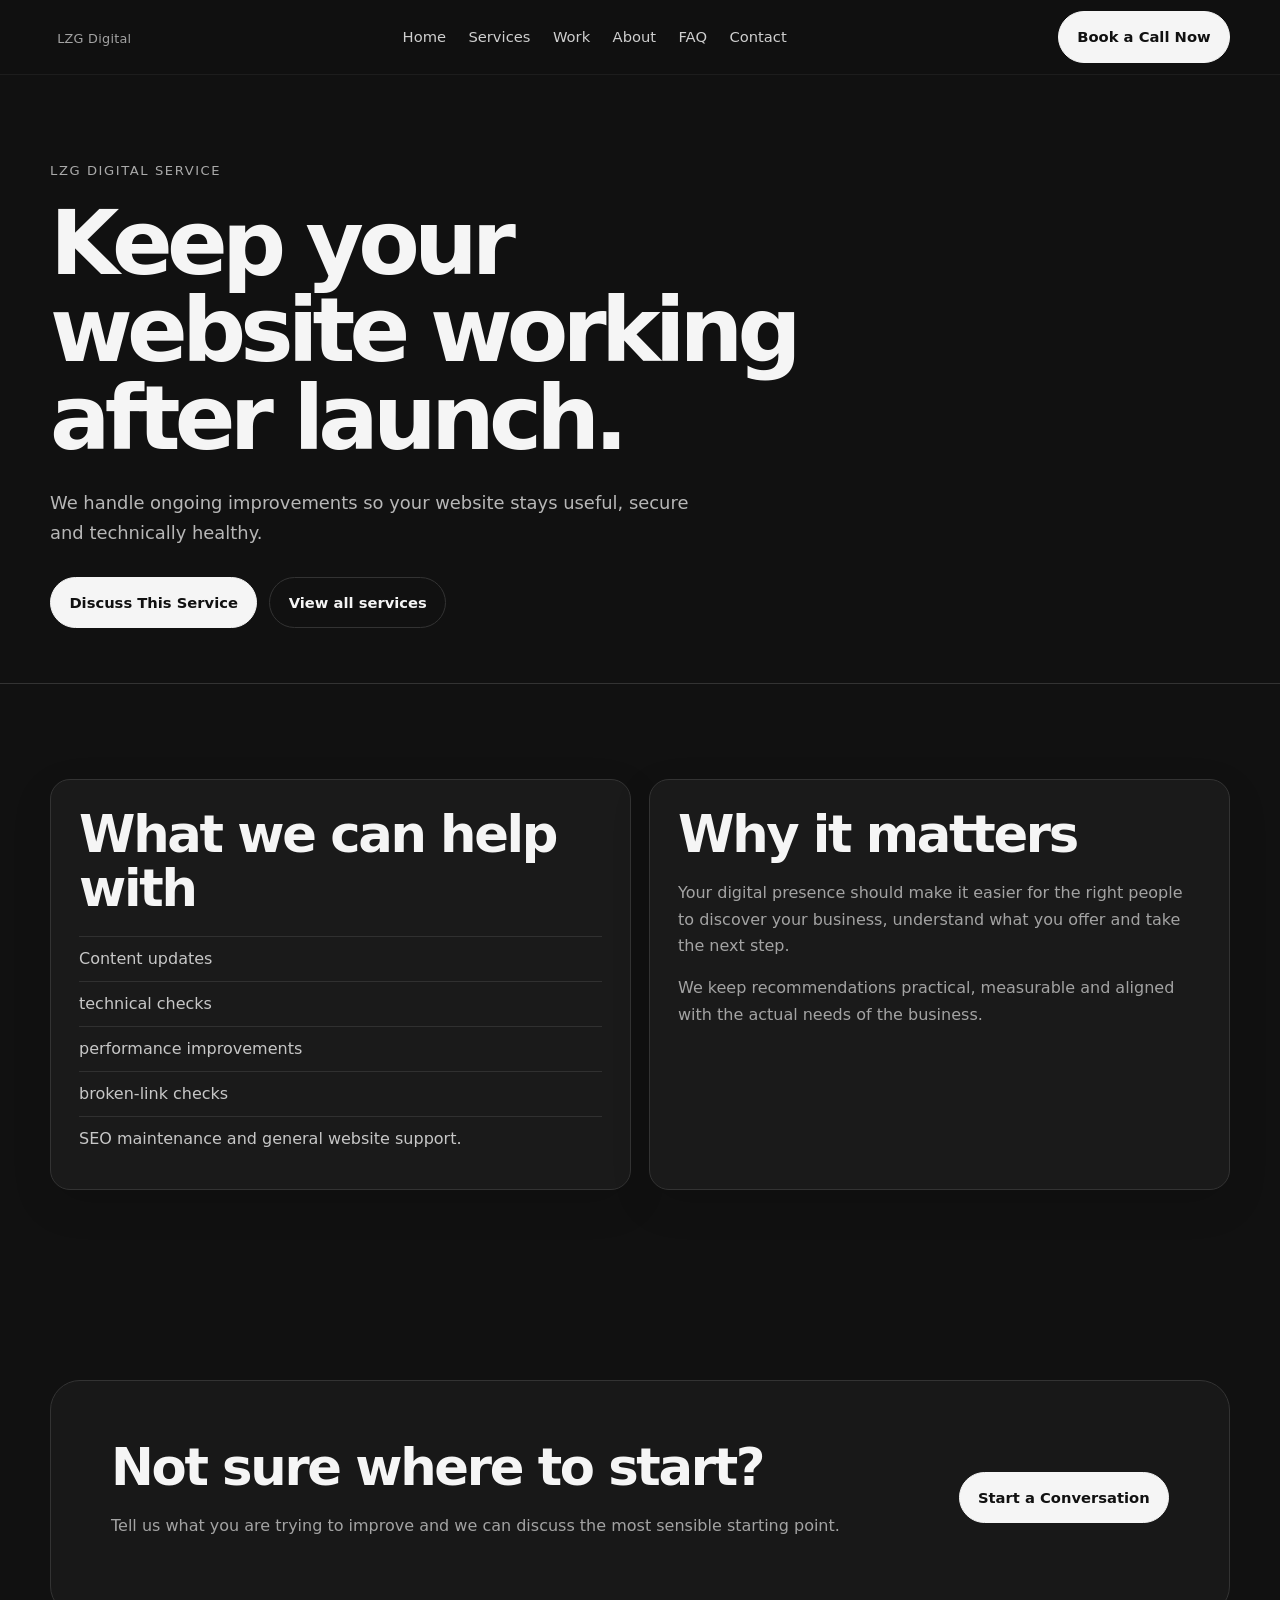
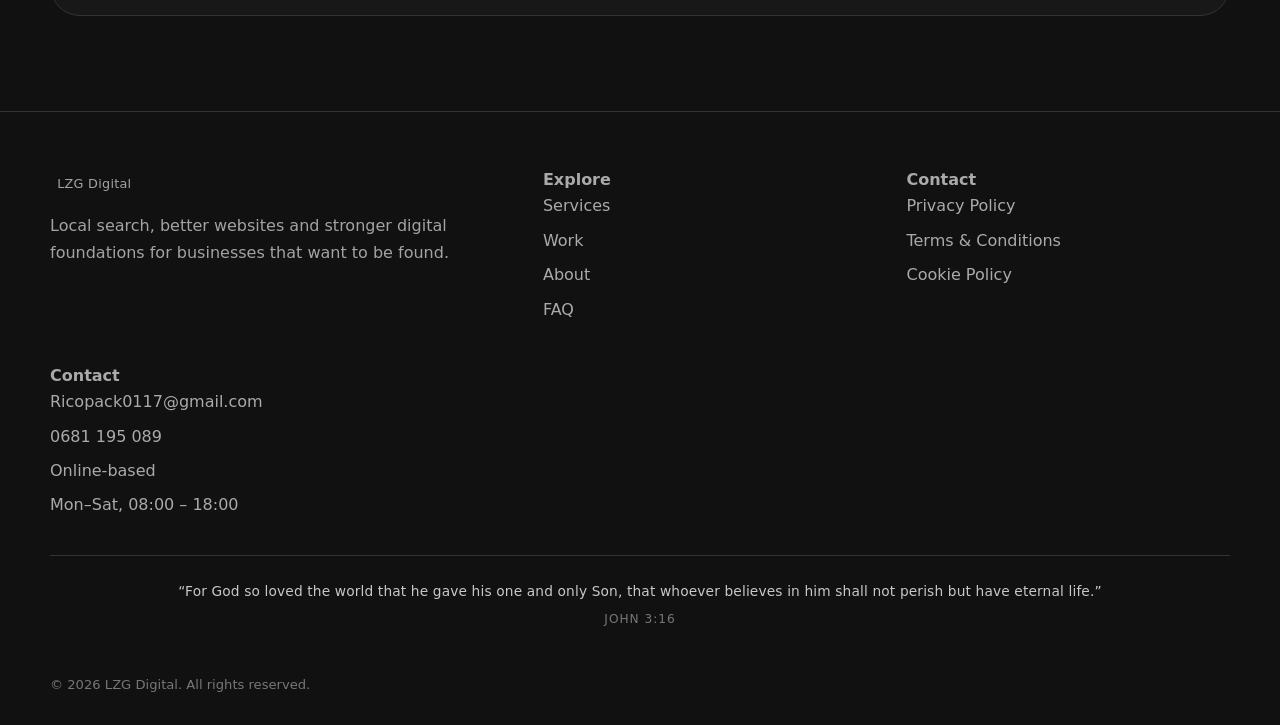
<file: services/website-management/index.html>
<!doctype html>
<html lang="en">
<head>
<meta name="referrer" content="strict-origin-when-cross-origin">
<meta http-equiv="Permissions-Policy" content="camera=(), microphone=(), geolocation=(), payment=()">
<meta charset="utf-8">
<meta http-equiv="Content-Security-Policy" content="default-src 'self'; base-uri 'self'; object-src 'none'; frame-ancestors 'none'; form-action 'self' mailto:; img-src 'self' data:; font-src 'self'; style-src 'self' 'unsafe-inline'; script-src 'self'; connect-src 'self'; media-src 'self'; upgrade-insecure-requests">
<meta name="viewport" content="width=device-width, initial-scale=1">
<link rel="icon" type="image/svg+xml" href="../../assets/favicon.svg">
<title>Website Management | LZG Digital</title>
<meta name="description" content="Keep your business website secure, updated, fast and reliable with ongoing website management and technical support.">
<meta name="robots" content="index,follow,max-image-preview:large">
<link rel="canonical" href="https://lzg-digital.github.io/lzg-digital/services/website-management/">
<meta property="og:type" content="website">
<meta property="og:title" content="Website Management | LZG Digital">
<meta property="og:description" content="Keep your business website secure, updated, fast and reliable with ongoing website management and technical support.">
<meta property="og:url" content="https://lzg-digital.github.io/lzg-digital/services/website-management/"><meta property="og:image" content="../../assets/og-image.png">
<meta name="twitter:card" content="summary_large_image"><meta name="twitter:image" content="../../assets/og-image.png">
<link rel="stylesheet" href="../../assets/css/style.css">
</head><body><header class="site-header"><div class="container nav">
<a class="logo" href="../../index.html" aria-label="LZG Digital home"><span data-brand>LZG Digital</span></a>
<nav id="primary-navigation" class="nav-links" aria-label="Primary navigation">
<a href="../../index.html">Home</a><a href="../../services/">Services</a><a href="../../work/">Work</a><a href="../../about/">About</a><a href="../../faq/">FAQ</a><a href="../../contact/">Contact</a>
</nav><a class="btn btn-primary nav-cta" data-cta="primary" href="../../contact/">Book a Call Now</a><button class="menu" data-menu aria-controls="primary-navigation" aria-label="Open menu" aria-expanded="false" type="button">Menu</button>
</div></header><main><section class="page-hero"><div class="container"><div class="kicker">LZG Digital service</div><h1>Keep your website working after launch.</h1><p class="lead">We handle ongoing improvements so your website stays useful, secure and technically healthy.</p><div class="actions"><a class="btn btn-primary" data-cta="service" href="../../contact/">Discuss This Service</a><a class="btn btn-ghost" href="../../services/">View all services</a></div></div></section>
<section class="section"><div class="container grid grid-2"><article class="card"><h2>What we can help with</h2><ul class="list"><li>Content updates</li><li>technical checks</li><li>performance improvements</li><li>broken-link checks</li><li>SEO maintenance and general website support.</li></ul></article><article class="card"><h2>Why it matters</h2><p class="muted">Your digital presence should make it easier for the right people to discover your business, understand what you offer and take the next step.</p><p class="muted">We keep recommendations practical, measurable and aligned with the actual needs of the business.</p></article></div></section>
<section class="section"><div class="container"><div class="cta-band"><div><h2>Not sure where to start?</h2><p class="muted">Tell us what you are trying to improve and we can discuss the most sensible starting point.</p></div><a class="btn btn-primary" data-cta="contact" href="../../contact/">Start a Conversation</a></div></div></section></main><footer><div class="container footer-grid">
<div><div class="logo"><span data-brand>LZG Digital</span></div><p class="muted">Local search, better websites and stronger digital foundations for businesses that want to be found.</p></div>
<div><strong>Explore</strong><div class="footer-links"><a href="../../services/">Services</a><a href="../../work/">Work</a><a href="../../about/">About</a><a href="../../faq/">FAQ</a></div></div>
<div><strong>Contact</strong><div class="footer-links"><a href="/lzg-digital/legal/privacy-policy/">Privacy Policy</a><a href="/lzg-digital/legal/terms/">Terms &amp; Conditions</a><a href="/lzg-digital/legal/cookie-policy/">Cookie Policy</a></div></div><div><strong>Contact</strong><div class="footer-links"><a data-email href="mailto:Ricopack0117@gmail.com">Ricopack0117@gmail.com</a><a data-phone href="tel:+255681195089">0681 195 089</a><span data-location>Online-based</span><span>Mon–Sat, 08:00 – 18:00</span></div></div>
</div><div class="container scripture">
“For God so loved the world that he gave his one and only Son, that whoever believes in him shall not perish but have eternal life.”
<cite>John 3:16</cite>
</div>
<div class="container fine">© <span data-year></span> <span data-brand>LZG Digital</span>. All rights reserved.</div></footer>
<script src="../../assets/js/config.js"></script><script src="../../assets/js/main.js"></script>
<script type="application/ld+json">
{"@context":"https://schema.org","@type":"Service","serviceType":"Website Management","provider":{"@type":"Organization","name":"LZG Digital"},"areaServed":"Tanzania","description":"Ongoing website management including content updates, technical checks and performance improvements for local businesses."}
</script>
<script type="application/ld+json">
{"@context":"https://schema.org","@type":"BreadcrumbList","itemListElement":[
{"@type":"ListItem","position":1,"name":"Home","item":"https://lzg-digital.github.io/lzg-digital/"},
{"@type":"ListItem","position":2,"name":"Services","item":"https://lzg-digital.github.io/lzg-digital/services/"},
{"@type":"ListItem","position":3,"name":"Website Management","item":"https://lzg-digital.github.io/lzg-digital/services/website-management/"}
]}
</script>
</body>
</html>
</file>
<file: assets/css/style.css>
/* LZG Digital — premium graphite system */
:root{
  --bg:#111111; --surface:#1a1a1a; --card:#202020; --text:#f5f5f5;
  --muted:#a3a3a3; --line:#333333; --white:#ffffff; --max:1180px;
  --radius:20px; --shadow:0 24px 70px rgba(0,0,0,.28);
}
*{box-sizing:border-box}
html{scroll-behavior:smooth}
body{margin:0;background:var(--bg);color:var(--text);font-family:Inter,ui-sans-serif,system-ui,-apple-system,BlinkMacSystemFont,"Segoe UI",sans-serif;line-height:1.65}
body:focus-within{scroll-behavior:smooth}
a{color:inherit;text-decoration:none}
img{max-width:100%;height:auto;display:block}
button,input,textarea{font:inherit}
.container{width:min(calc(100% - 40px),var(--max));margin-inline:auto}
.site-header{position:sticky;top:0;z-index:50;background:rgba(17,17,17,.88);backdrop-filter:blur(14px);border-bottom:1px solid rgba(255,255,255,.06)}
.nav{height:74px;display:flex;align-items:center;justify-content:space-between}
.logo{font-weight:800;letter-spacing:-.05em;font-size:1.15rem}
.logo span{font-weight:500;color:var(--muted);margin-left:.45rem;letter-spacing:.02em;font-size:.8rem}
.nav-links{display:flex;gap:1.4rem;align-items:center}
.nav-links a{color:#cfcfcf;font-size:.92rem}
.nav-links a:hover{color:#fff}
.menu{display:none;background:none;border:0;color:#fff;font-size:1.4rem}
.btn{display:inline-flex;align-items:center;justify-content:center;gap:.5rem;border:1px solid var(--line);border-radius:999px;padding:.78rem 1.15rem;font-weight:650;font-size:.92rem;transition:.2s ease}
.btn-primary{background:#f5f5f5;color:#111;border-color:#f5f5f5}
.btn-primary:hover{background:#fff;transform:translateY(-1px)}
.btn-ghost:hover{border-color:#666}
.hero{padding:100px 0 80px;min-height:78vh;display:grid;grid-template-columns:1.05fr .95fr;gap:60px;align-items:center}
.eyebrow{font-size:.76rem;letter-spacing:.14em;text-transform:uppercase;color:#aaa}
h1{font-size:clamp(3rem,7vw,6.4rem);line-height:.98;letter-spacing:-.065em;margin:18px 0 25px;max-width:760px}
h2{font-size:clamp(2rem,4vw,3.3rem);line-height:1.05;letter-spacing:-.045em;margin:0 0 18px}
h3{line-height:1.2;margin-top:0}
.lead{font-size:1.12rem;color:#b7b7b7;max-width:650px}
.actions{display:flex;flex-wrap:wrap;gap:12px;margin-top:30px}
.hero-visual{min-height:460px;display:grid;place-items:center;position:relative;overflow:hidden;border:1px solid var(--line);border-radius:32px;background:radial-gradient(circle at 50% 40%,#292929 0,#181818 42%,#111 75%)}
.network{position:relative;width:min(82%,440px);aspect-ratio:1}
.network:before{content:"";position:absolute;inset:15%;border:1px solid #666;border-radius:50%;box-shadow:0 0 90px rgba(255,255,255,.06)}
.core{position:absolute;inset:34%;display:grid;place-items:center;border:1px solid #888;border-radius:28px;background:#1d1d1d;box-shadow:var(--shadow);font-weight:750;letter-spacing:.02em}
.node{position:absolute;padding:.55rem .75rem;border:1px solid #4a4a4a;border-radius:999px;background:#181818;color:#ddd;font-size:.75rem;box-shadow:0 10px 30px rgba(0,0,0,.25)}
.node:nth-child(2){top:3%;left:40%}.node:nth-child(3){right:0;top:38%}.node:nth-child(4){bottom:3%;left:36%}.node:nth-child(5){left:0;top:42%}.node:nth-child(6){right:12%;bottom:18%}
.section{padding:95px 0}.section-head{max-width:760px;margin-bottom:42px}.muted{color:var(--muted)}
.grid{display:grid;gap:18px}.grid-3{grid-template-columns:repeat(3,1fr)}.grid-2{grid-template-columns:repeat(2,1fr)}
.card{background:var(--surface);border:1px solid var(--line);border-radius:var(--radius);padding:28px;box-shadow:0 14px 40px rgba(0,0,0,.12)}
.card:hover{border-color:#555}
.number{font-size:.75rem;color:#888;letter-spacing:.12em}
.list{padding:0;margin:20px 0 0;list-style:none}.list li{padding:.55rem 0;border-top:1px solid #303030;color:#c7c7c7}
.process{display:grid;grid-template-columns:repeat(5,1fr);gap:12px}.process .card{min-height:190px}
.score{display:grid;grid-template-columns:1fr 1fr;gap:20px;align-items:center}
.score-box{font-size:4rem;font-weight:800;letter-spacing:-.06em}
.bar{height:7px;background:#333;border-radius:10px;overflow:hidden}.bar span{display:block;height:100%;background:#eee}
.cta-band{padding:60px;border:1px solid var(--line);border-radius:30px;background:#181818;display:flex;justify-content:space-between;align-items:center;gap:30px}
footer{border-top:1px solid var(--line);padding:55px 0 30px;color:#aaa}
.footer-grid{display:grid;grid-template-columns:1.4fr 1fr 1fr;gap:40px}.footer-links{display:grid;gap:8px}
.fine{font-size:.82rem;color:#777;margin-top:45px}
.page-hero{padding:85px 0 55px;border-bottom:1px solid var(--line)}
.kicker{color:#aaa;font-size:.82rem;text-transform:uppercase;letter-spacing:.12em}
.faq details{border-top:1px solid var(--line);padding:20px 0}.faq summary{cursor:pointer;font-weight:650}.faq p{color:#aaa;max-width:800px}
form{display:grid;gap:14px}label{font-size:.85rem;color:#bbb}input,textarea{width:100%;background:#181818;border:1px solid #3a3a3a;color:#fff;border-radius:12px;padding:13px 14px;outline:none}input:focus,textarea:focus{border-color:#888}textarea{min-height:150px;resize:vertical}
@media(max-width:900px){
  .nav-links{display:none;position:absolute;left:20px;right:20px;top:74px;padding:16px;background:#161616;border:1px solid var(--line);border-radius:16px;flex-direction:column;align-items:stretch}
  .nav-links.open{display:flex}.menu{display:block}.nav .nav-cta{display:none}
  .hero{grid-template-columns:1fr;padding-top:65px}.hero-visual{min-height:380px}
  .grid-3,.grid-2,.process,.footer-grid{grid-template-columns:1fr}
  .cta-band{padding:35px;flex-direction:column;align-items:flex-start}.score{grid-template-columns:1fr}
}
@media(max-width:520px){
  .container{width:min(calc(100% - 28px),var(--max))}
  h1{font-size:clamp(2.65rem,15vw,4rem)}
  .section{padding:70px 0}.hero{padding:55px 0 45px}.hero-visual{min-height:330px;border-radius:24px}
  .node{font-size:.65rem;padding:.45rem .6rem}
}
.js [data-reveal]{opacity:0;transform:translateY(14px);transition:opacity .6s ease,transform .6s ease}
.js [data-reveal].is-visible{opacity:1;transform:translateY(0)}
@media(prefers-reduced-motion:reduce){html{scroll-behavior:auto}.btn{transition:none}.hero-visual *{animation:none!important}.js [data-reveal]{opacity:1;transform:none;transition:none}}

.scripture{margin-top:36px;padding-top:24px;border-top:1px solid var(--line);text-align:center;color:#c8c8c8;font-size:.86rem;letter-spacing:.01em}
.scripture cite{display:block;margin-top:6px;color:#777;font-style:normal;font-size:.76rem;letter-spacing:.08em;text-transform:uppercase}
@media(max-width:520px){.scripture{font-size:.8rem}}

/* Premium 3D local-growth hero */
.hero-3d{min-height:560px;border-radius:34px;background:
  radial-gradient(circle at 50% 48%,rgba(255,255,255,.10),transparent 24%),
  radial-gradient(circle at 50% 60%,rgba(255,255,255,.05),transparent 48%),
  linear-gradient(145deg,#171a1d 0%,#090a0c 58%,#121417 100%);}
.hero-3d:before,.hero-3d:after{content:"";position:absolute;pointer-events:none;border-radius:50%;}
.hero-3d:before{width:7px;height:7px;background:#fff;left:14%;top:17%;box-shadow:120px 70px 0 1px rgba(255,255,255,.55),430px 35px 0 0 rgba(255,255,255,.7),520px 210px 0 1px rgba(255,255,255,.35),90px 360px 0 0 rgba(255,255,255,.35),380px 420px 0 0 rgba(255,255,255,.45);filter:drop-shadow(0 0 7px #fff);}
.hero-3d:after{inset:8%;border:1px solid rgba(255,255,255,.04);box-shadow:inset 0 0 90px rgba(255,255,255,.025);}
.growth-scene{position:relative;width:100%;height:100%;max-width:720px;z-index:2;filter:drop-shadow(0 28px 45px rgba(0,0,0,.65));animation:sceneFloat 7s ease-in-out infinite;}
.hero-grid{position:absolute;inset:auto 6% 7%;height:34%;opacity:.16;background:linear-gradient(rgba(255,255,255,.18) 1px,transparent 1px),linear-gradient(90deg,rgba(255,255,255,.18) 1px,transparent 1px);background-size:34px 18px;transform:perspective(280px) rotateX(62deg);mask-image:linear-gradient(to top,black,transparent);}
.orbit{position:absolute;left:50%;top:57%;border:1px solid rgba(255,255,255,.15);border-radius:50%;transform:translate(-50%,-50%) rotateX(67deg);z-index:1;pointer-events:none;}
.orbit-a{width:72%;height:38%;}.orbit-b{width:54%;height:29%;opacity:.6;}
.floating-card{animation:cardFloat 5.5s ease-in-out infinite;transform-box:fill-box;transform-origin:center;}
.floating-card:nth-of-type(2){animation-delay:-1.2s}.floating-card:nth-of-type(3){animation-delay:-2.2s}.floating-card:nth-of-type(4){animation-delay:-3.4s}
.connection-lines path{stroke-dasharray:7 8;animation:dashMove 5s linear infinite;}
.energy-points circle{animation:pulsePoint 2.2s ease-in-out infinite;}
.store{animation:storeLift 6s ease-in-out infinite;transform-box:fill-box;transform-origin:center;}
@keyframes sceneFloat{0%,100%{transform:translateY(0) scale(1)}50%{transform:translateY(-7px) scale(1.012)}}
@keyframes cardFloat{0%,100%{transform:translateY(0)}50%{transform:translateY(-6px)}}
@keyframes storeLift{0%,100%{transform:translateY(0)}50%{transform:translateY(-4px)}}
@keyframes dashMove{to{stroke-dashoffset:-60}}
@keyframes pulsePoint{0%,100%{opacity:.45;r:3px}50%{opacity:1;r:5px}}
@media(max-width:900px){.hero-3d{min-height:500px}.growth-scene{max-width:650px}}
@media(max-width:520px){.hero-3d{min-height:390px;border-radius:26px}.growth-scene{width:112%;margin-left:-6%}.hero-grid{inset:auto 4% 5%;height:28%}.orbit-a{width:86%;}.orbit-b{width:67%;}}
@media(prefers-reduced-motion:reduce){.growth-scene,.floating-card,.store,.connection-lines path,.energy-points circle{animation:none!important}}

.legal-page{padding:72px 0 96px}.legal-page h1{font-size:clamp(2.2rem,5vw,4rem);line-height:1.05;letter-spacing:-.045em;margin:0 0 16px}.legal-page .lead{color:var(--muted);max-width:760px;font-size:1.08rem}.legal-card{margin-top:34px;background:var(--surface);border:1px solid var(--line);border-radius:var(--radius);padding:28px}.legal-card h2{margin-top:30px}.legal-card h2:first-child{margin-top:0}.legal-card p,.legal-card li{color:#d2d2d2}.legal-card ul{padding-left:22px}.legal-meta{font-size:.9rem;color:var(--muted)}

/* Final production polish */
.menu:focus-visible,.nav-links a:focus-visible,.btn:focus-visible,a:focus-visible,input:focus-visible,textarea:focus-visible,summary:focus-visible{outline:2px solid #fff;outline-offset:3px}
.form-note{font-size:.78rem;line-height:1.55;color:#8f8f8f;margin:0}
@media(max-width:520px){.growth-scene{filter:none}.hero-3d:after{display:none}}

/* Final production polish */
.menu:focus-visible,.nav-links a:focus-visible,.btn:focus-visible,a:focus-visible,input:focus-visible,textarea:focus-visible,summary:focus-visible{outline:2px solid #fff;outline-offset:3px}
.form-note{font-size:.78rem;line-height:1.55;color:#8f8f8f;margin:0}
@media(max-width:520px){.growth-scene{filter:none}.hero-3d:after{display:none}}
</file>
